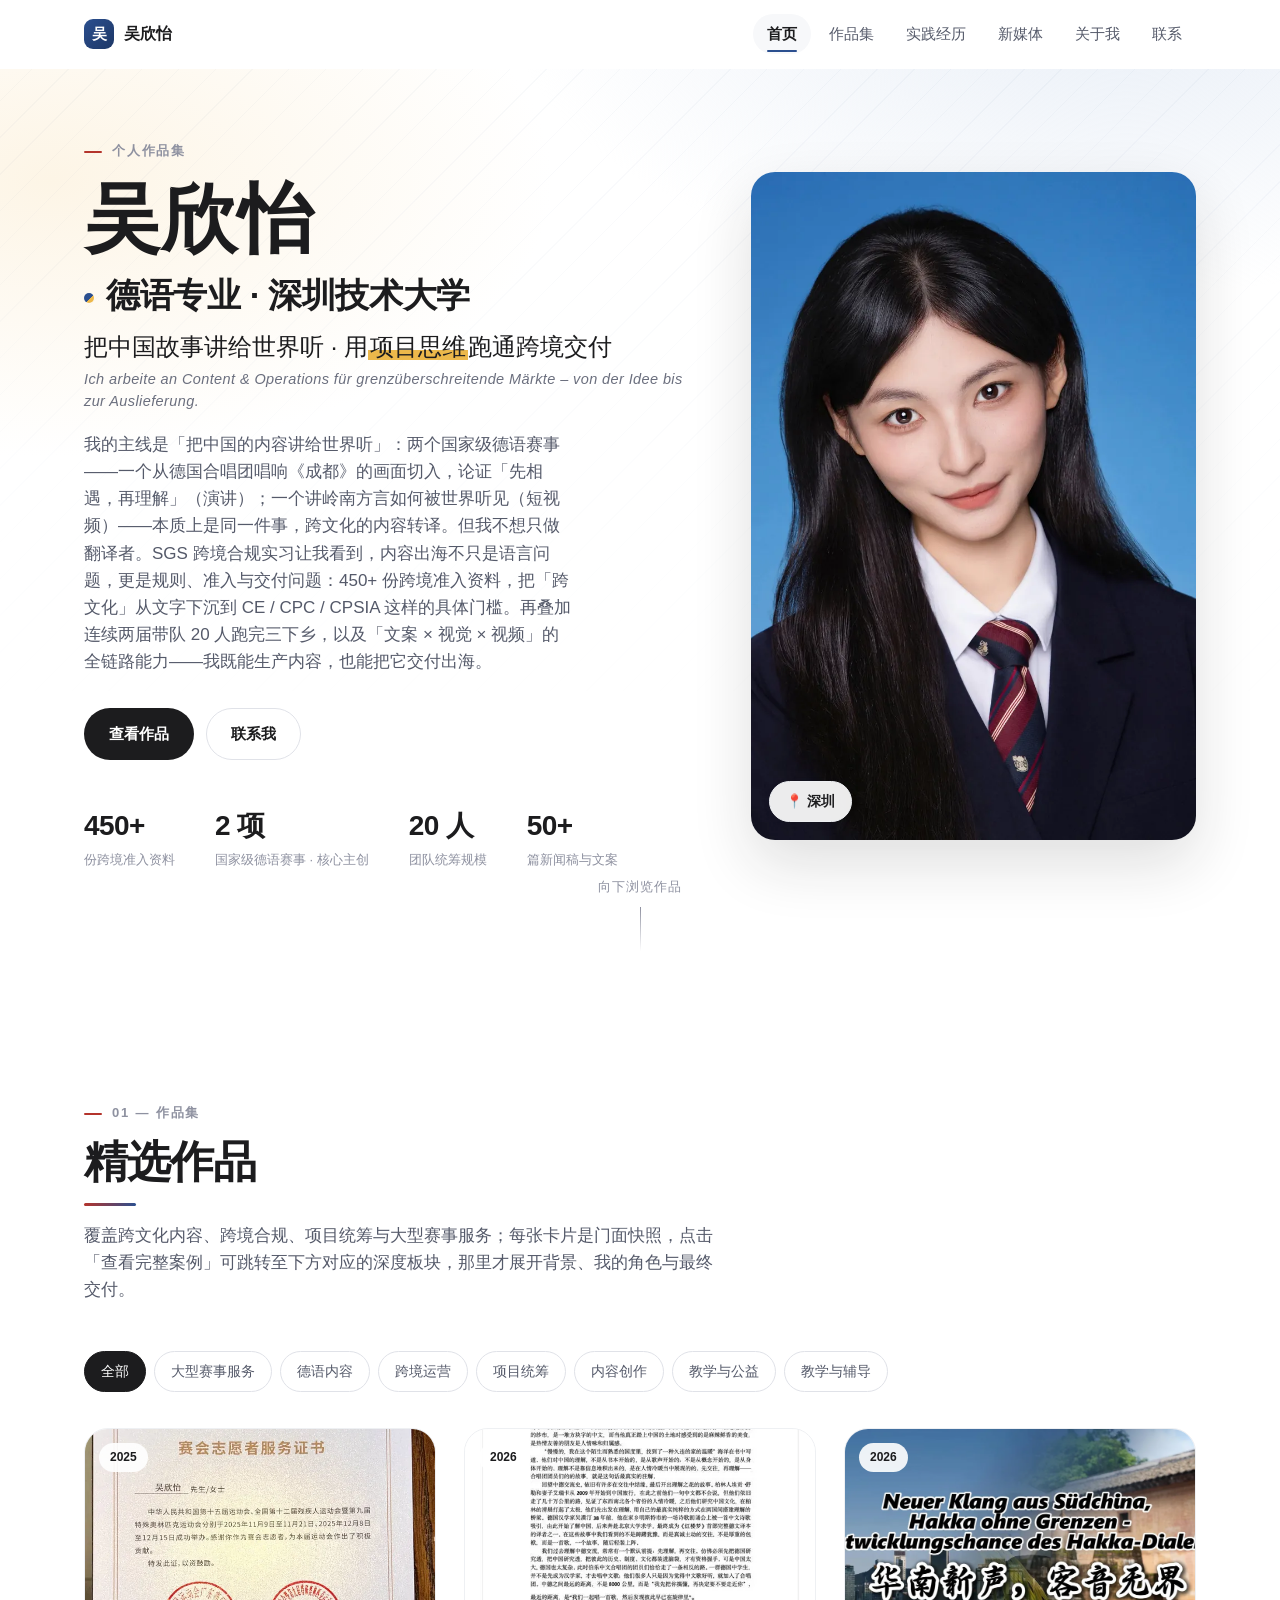
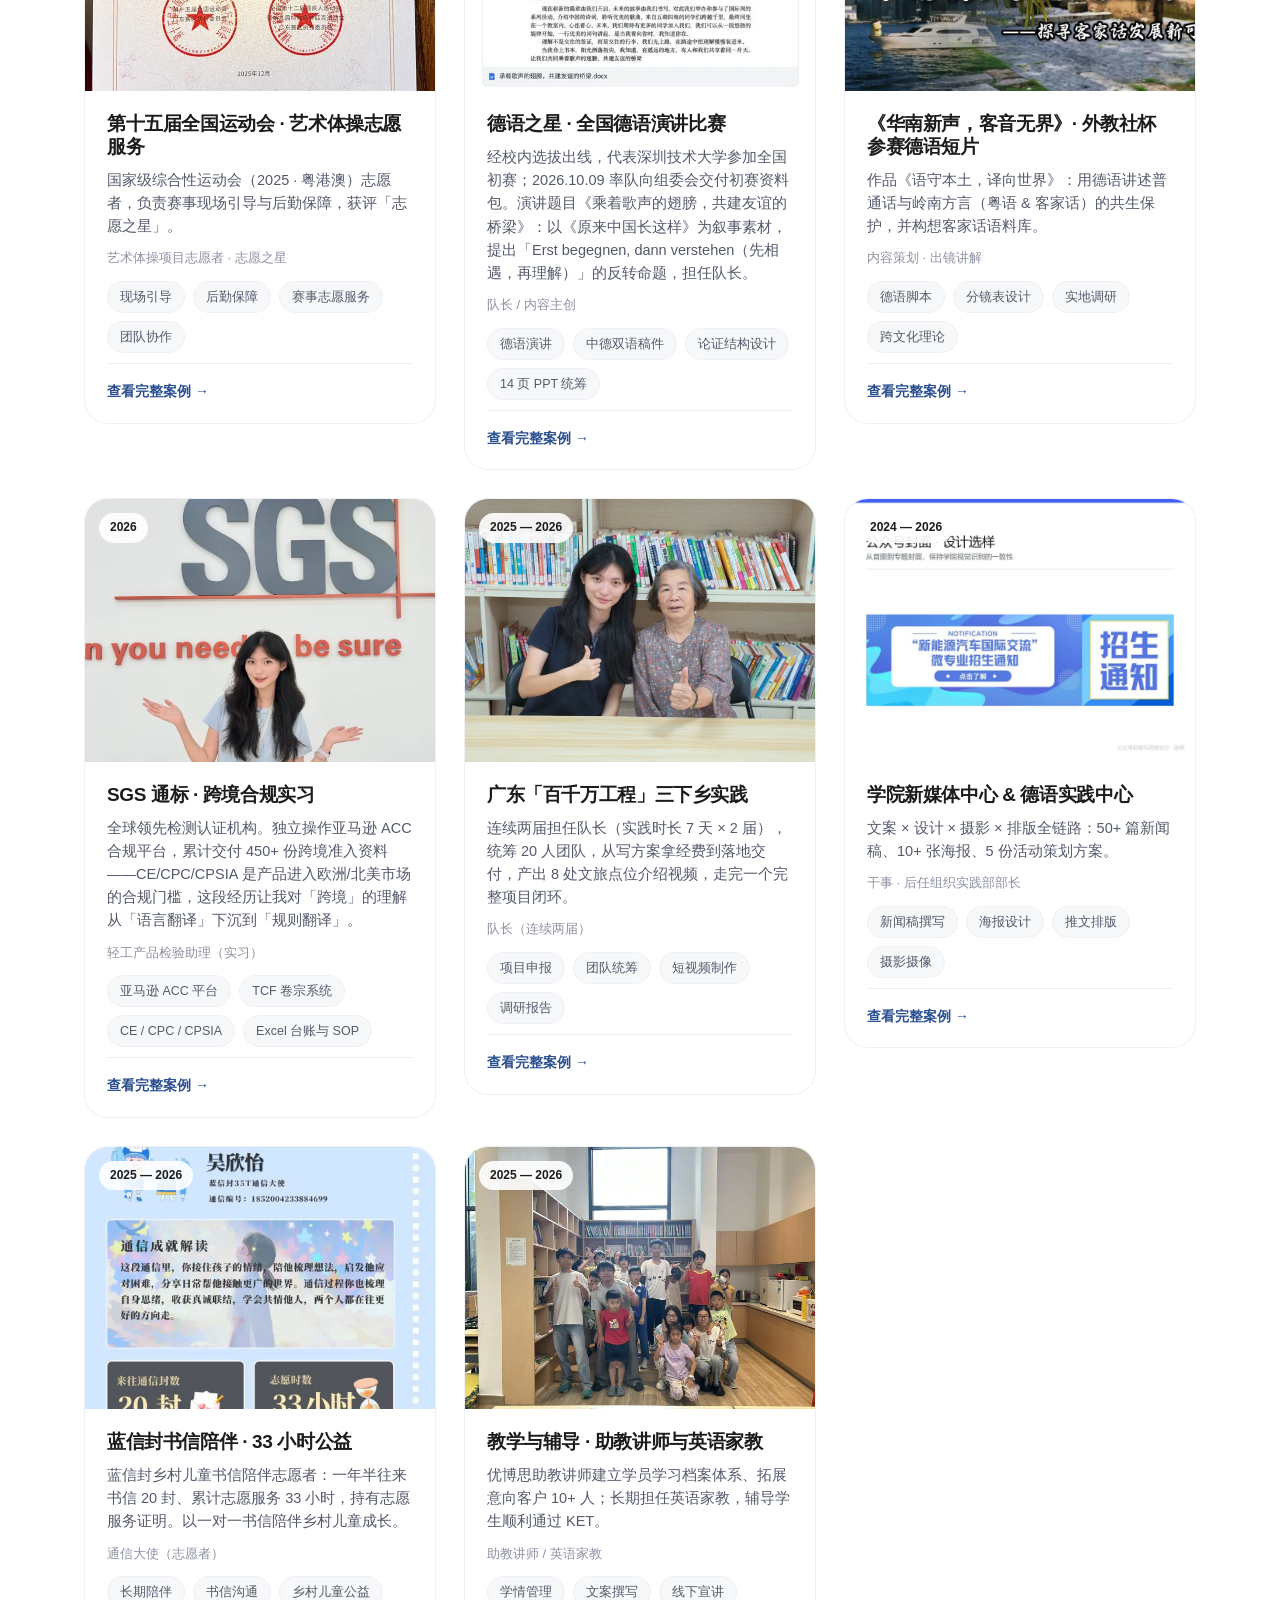
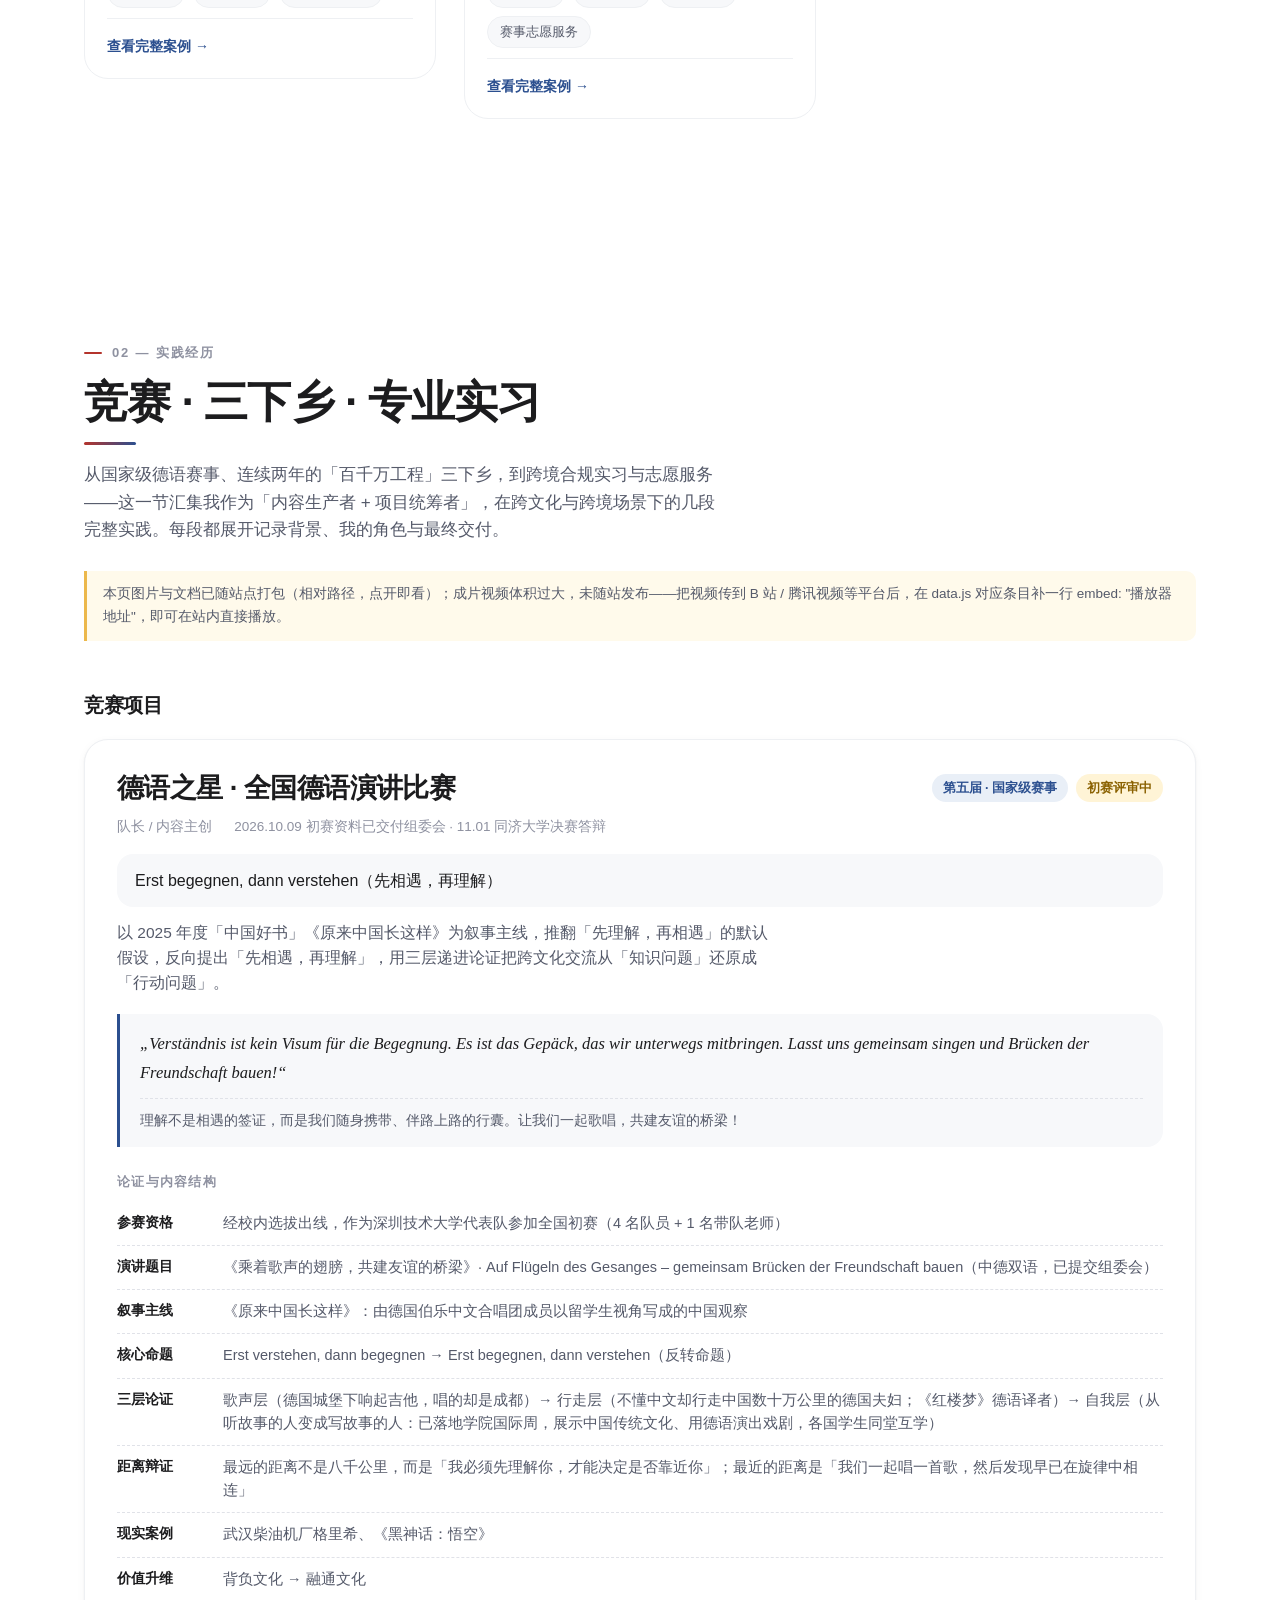
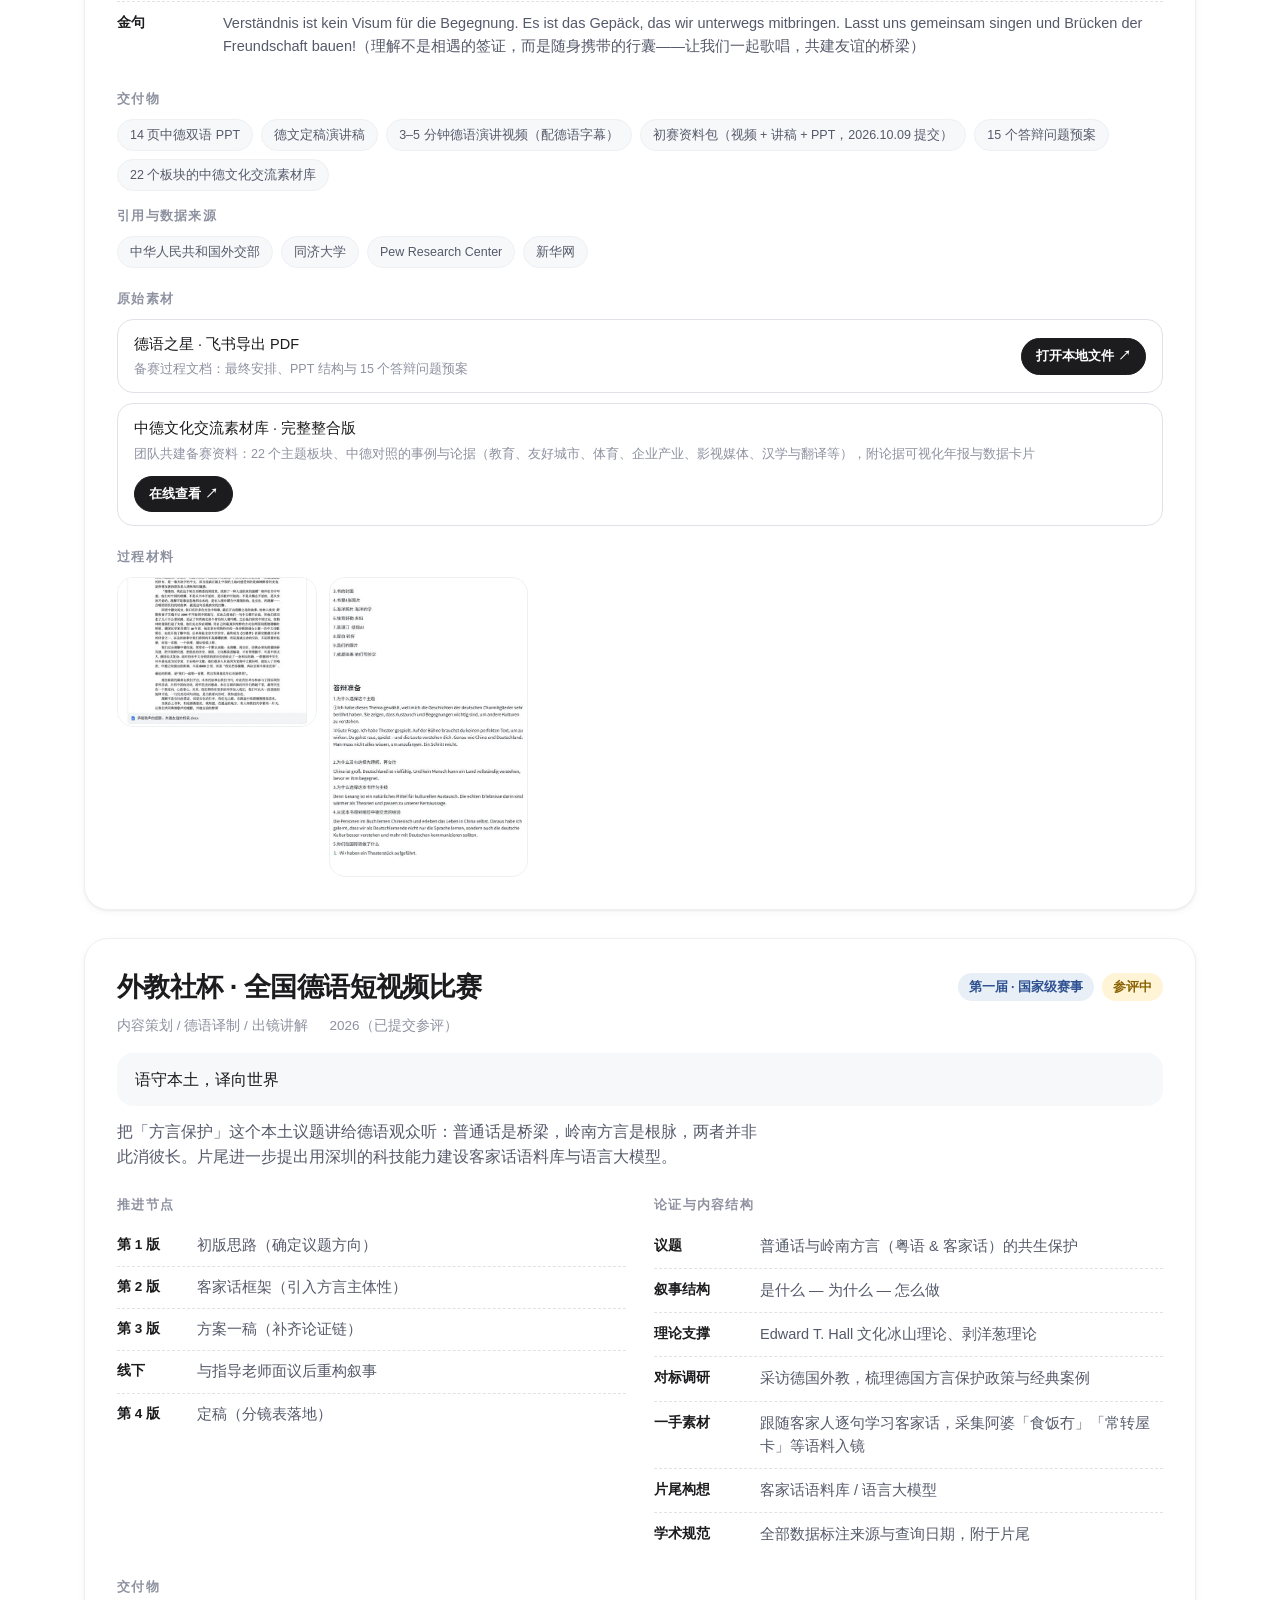
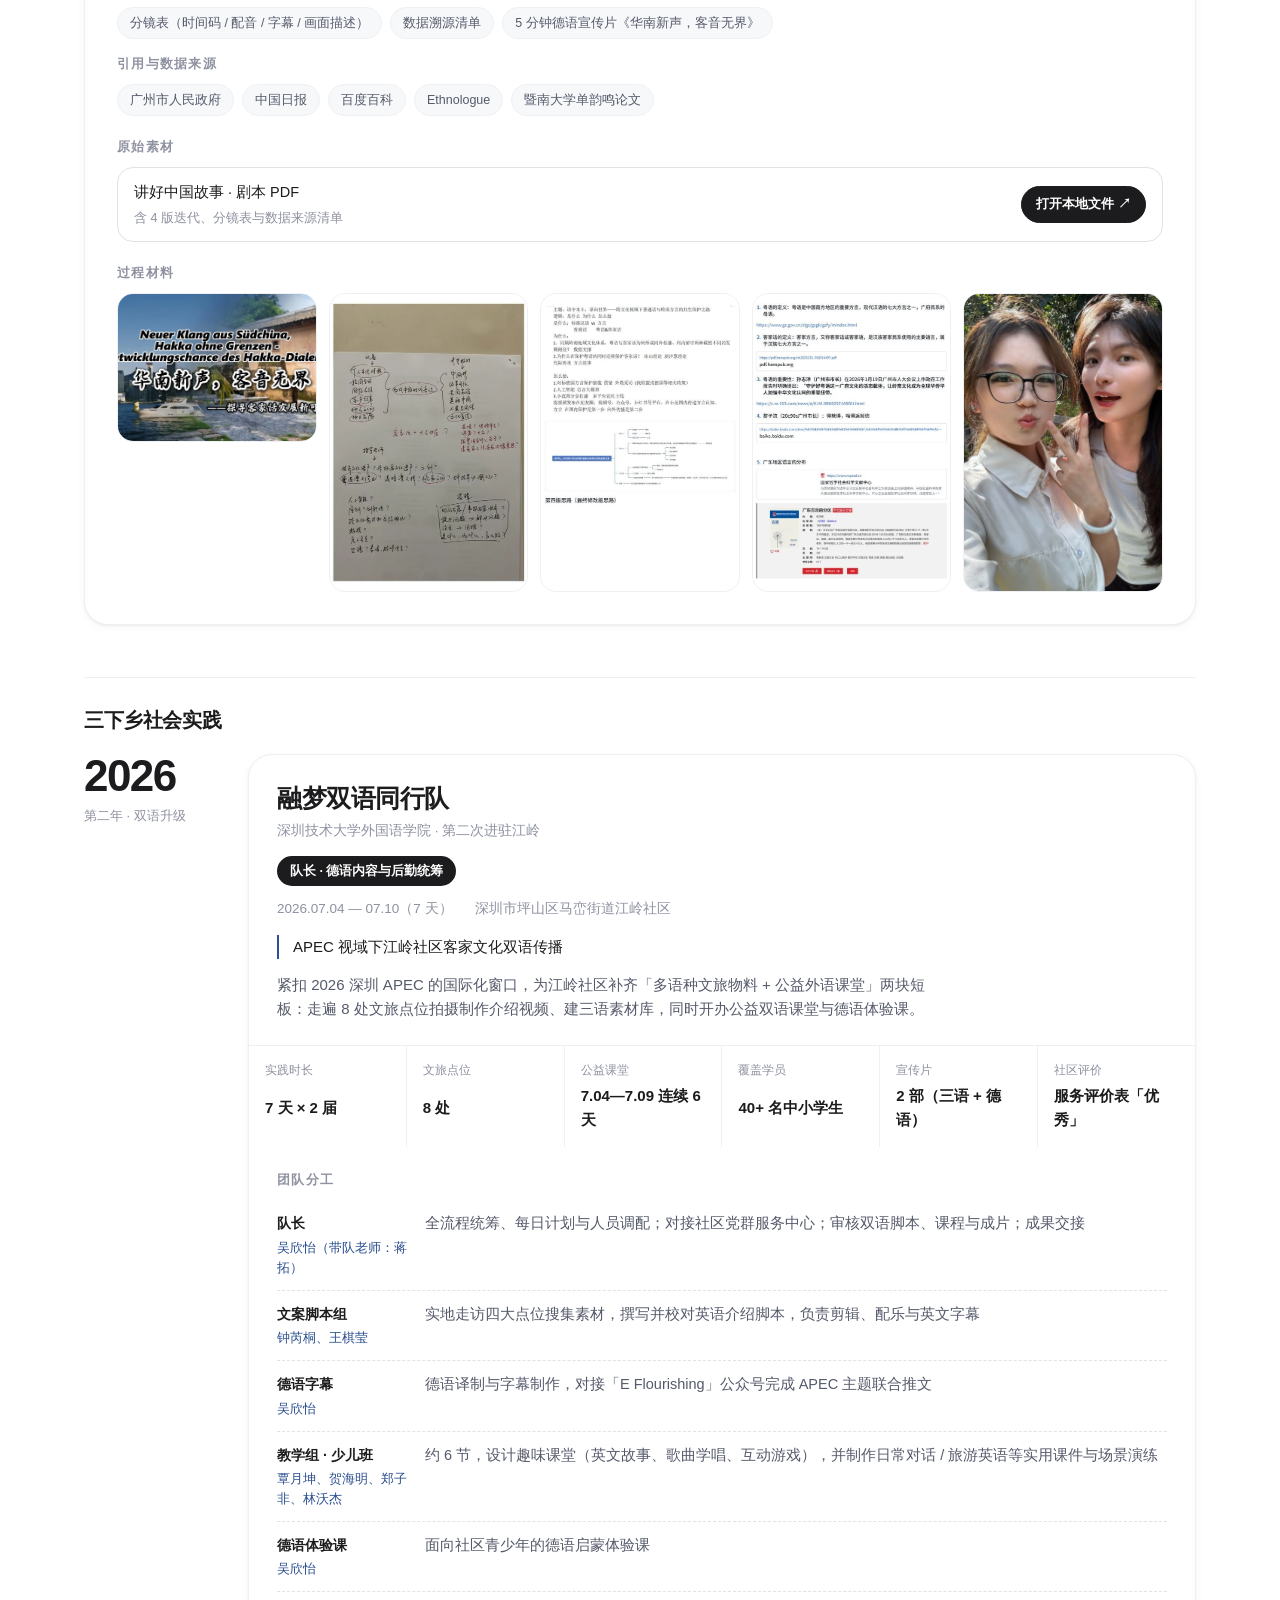
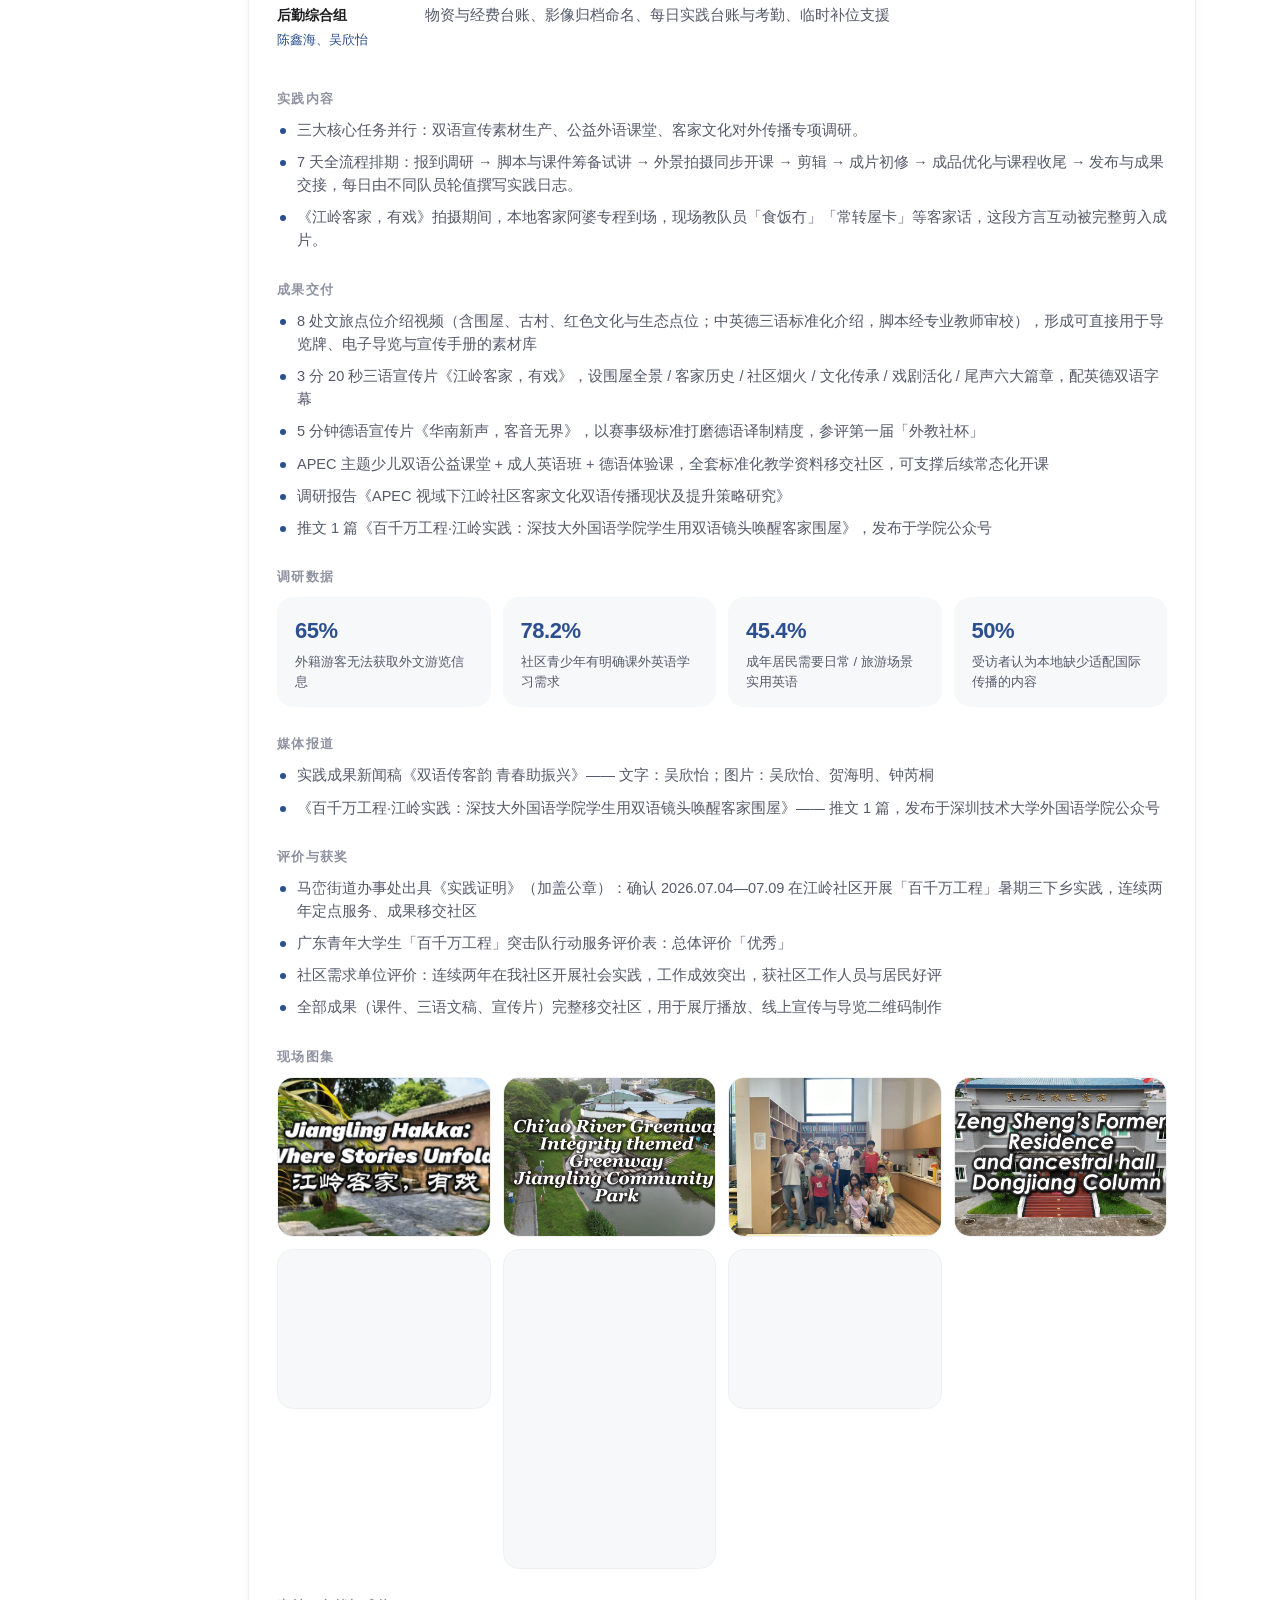
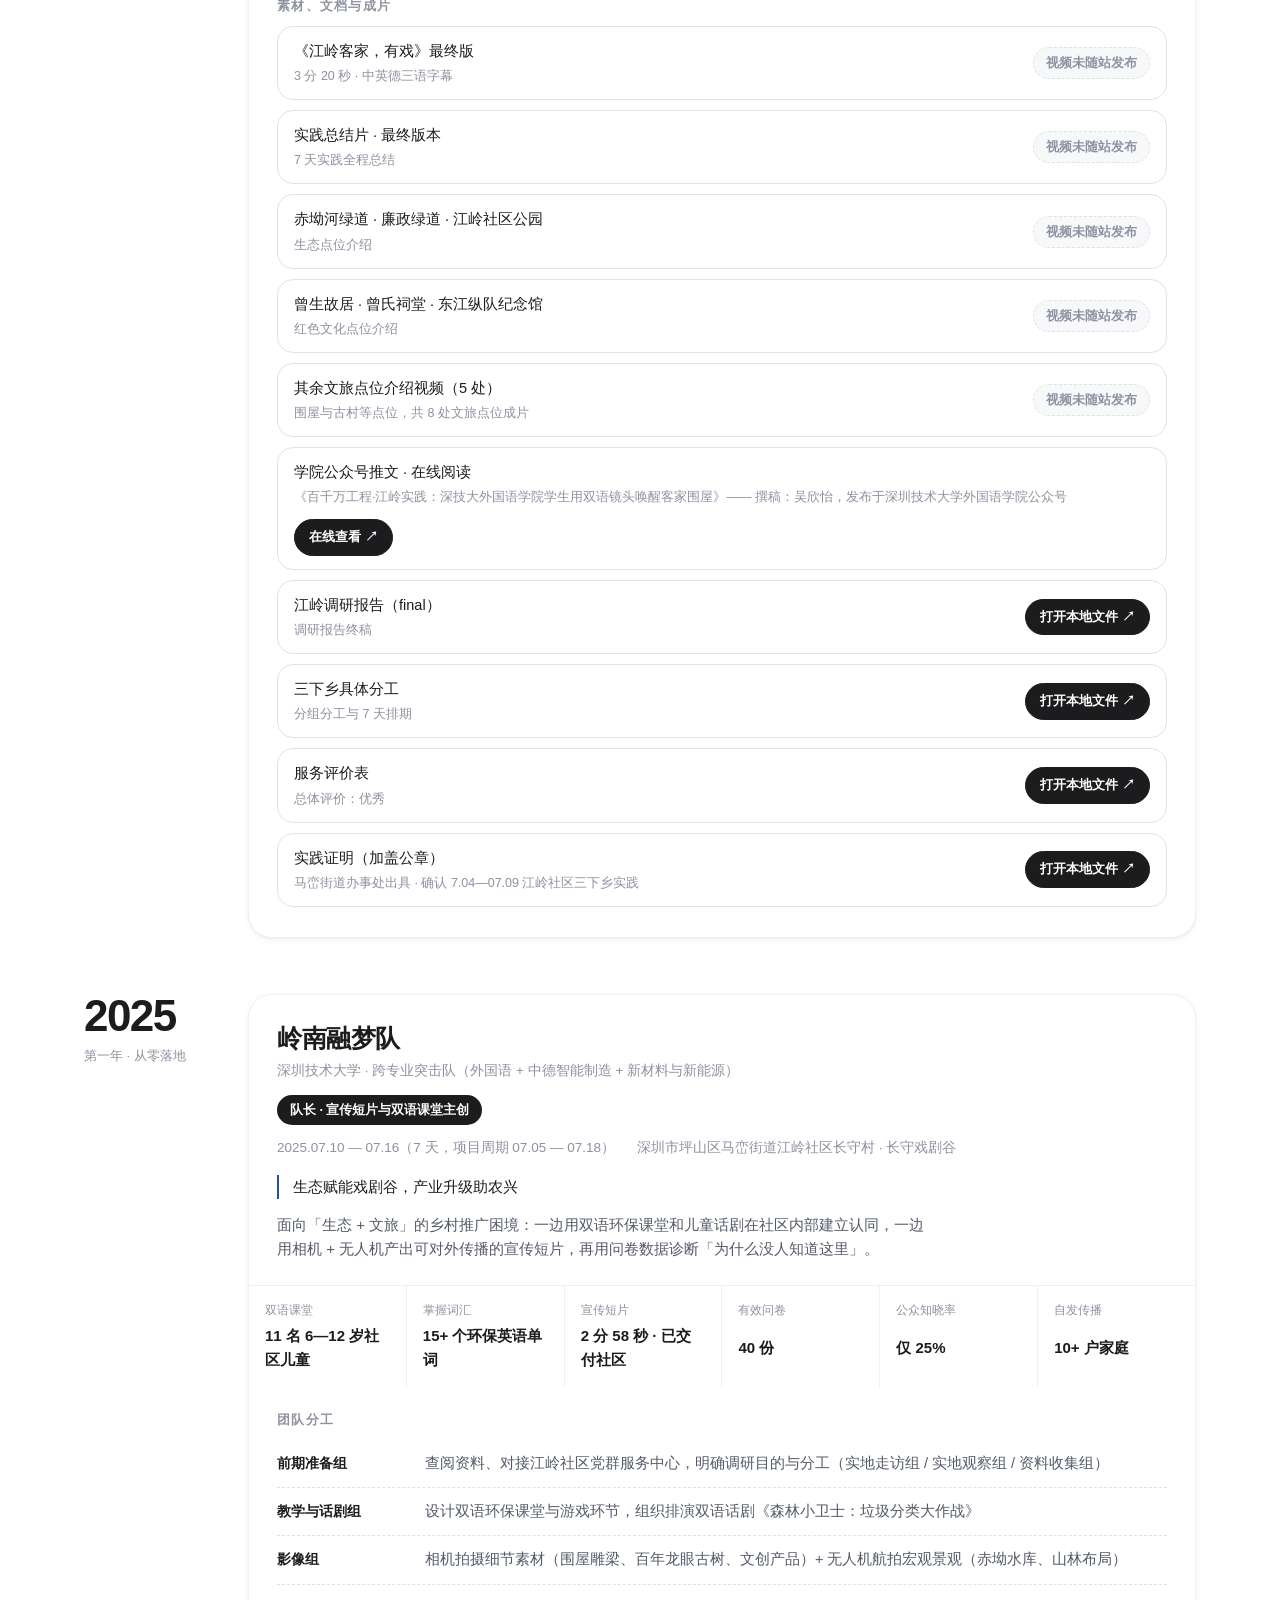
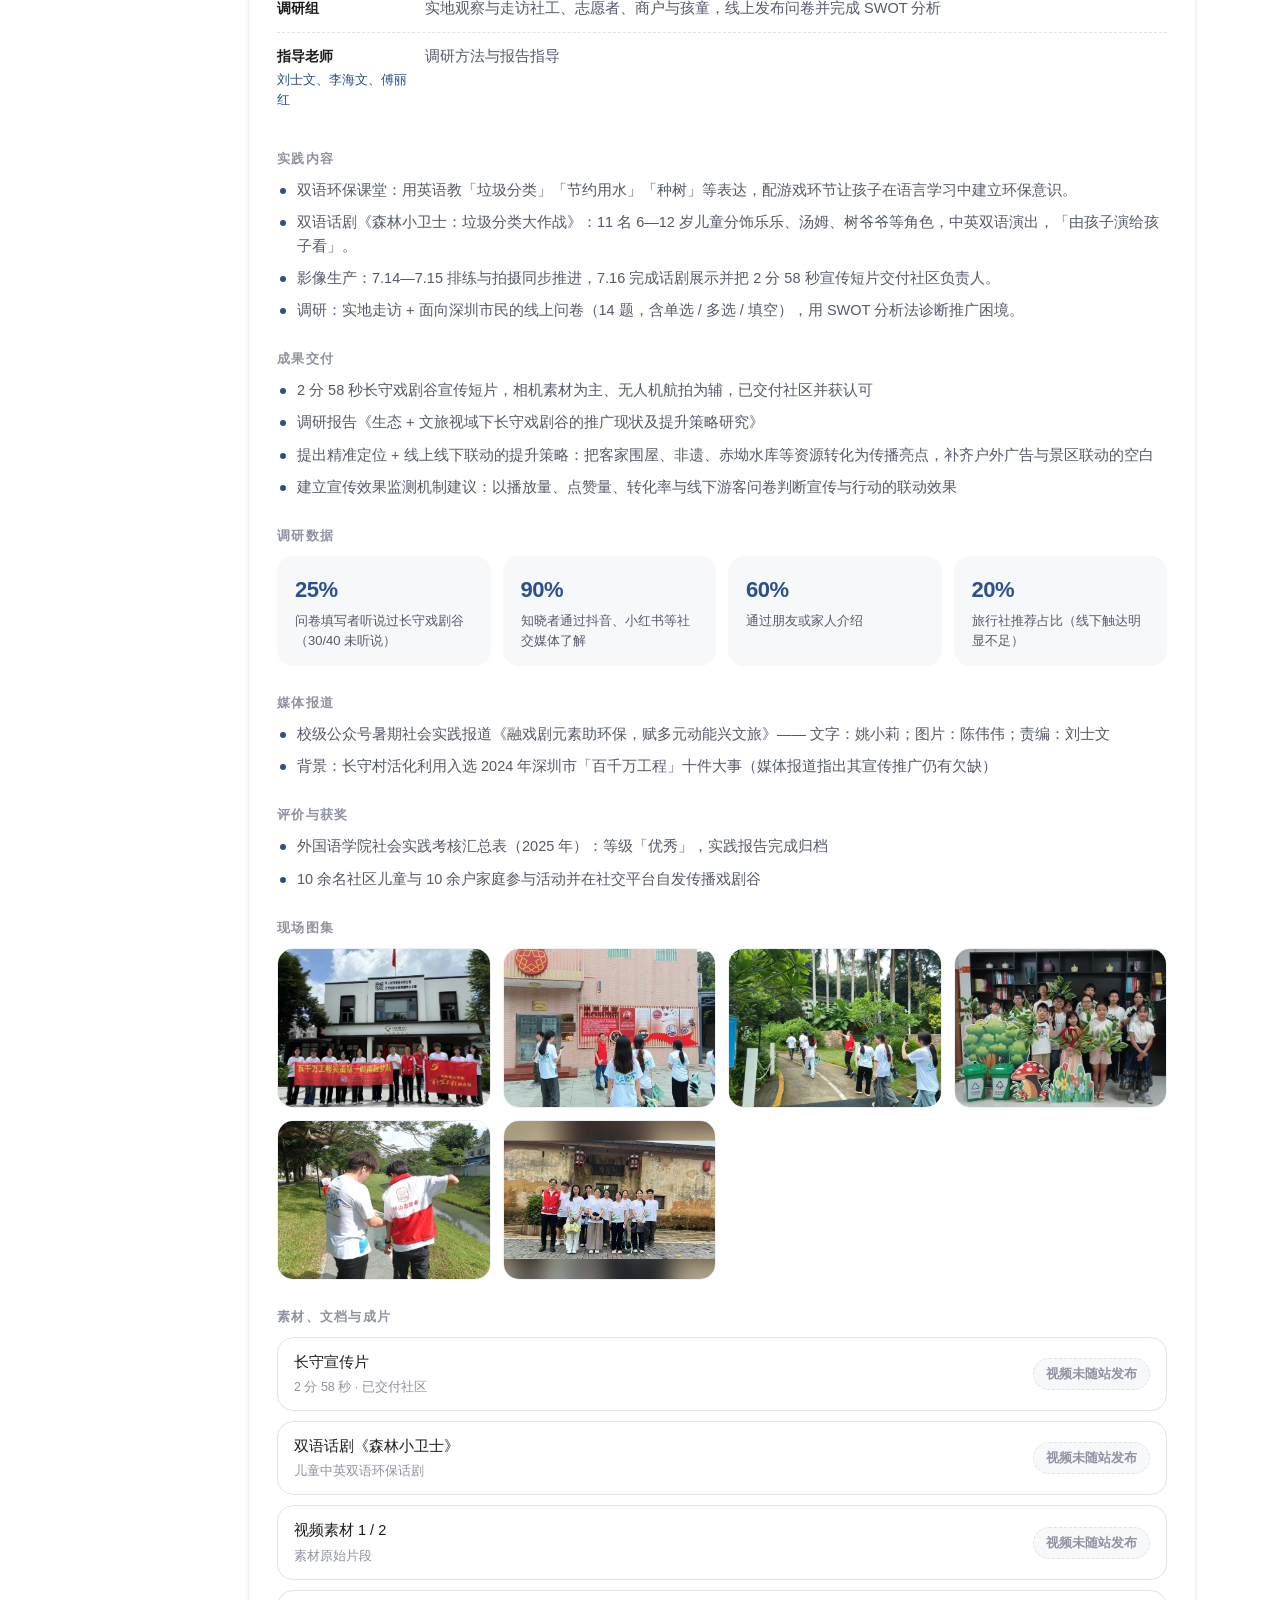
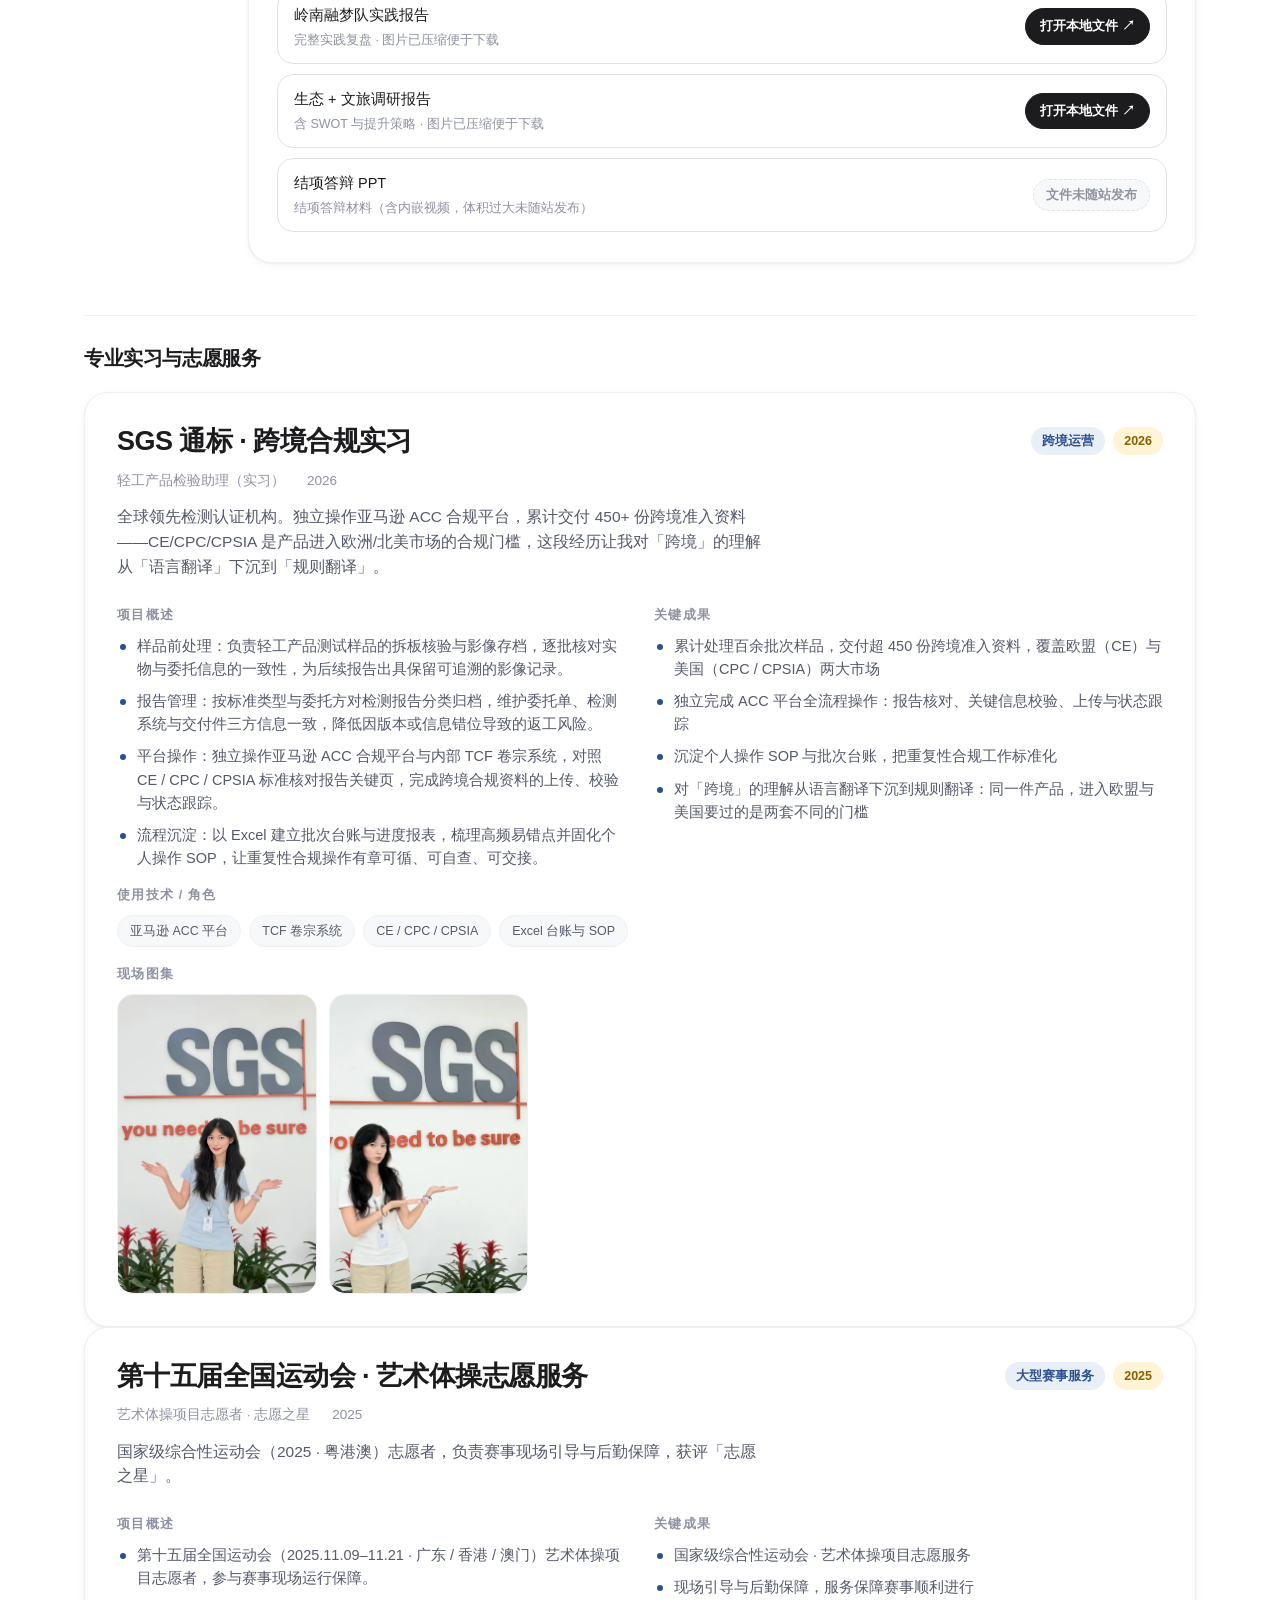
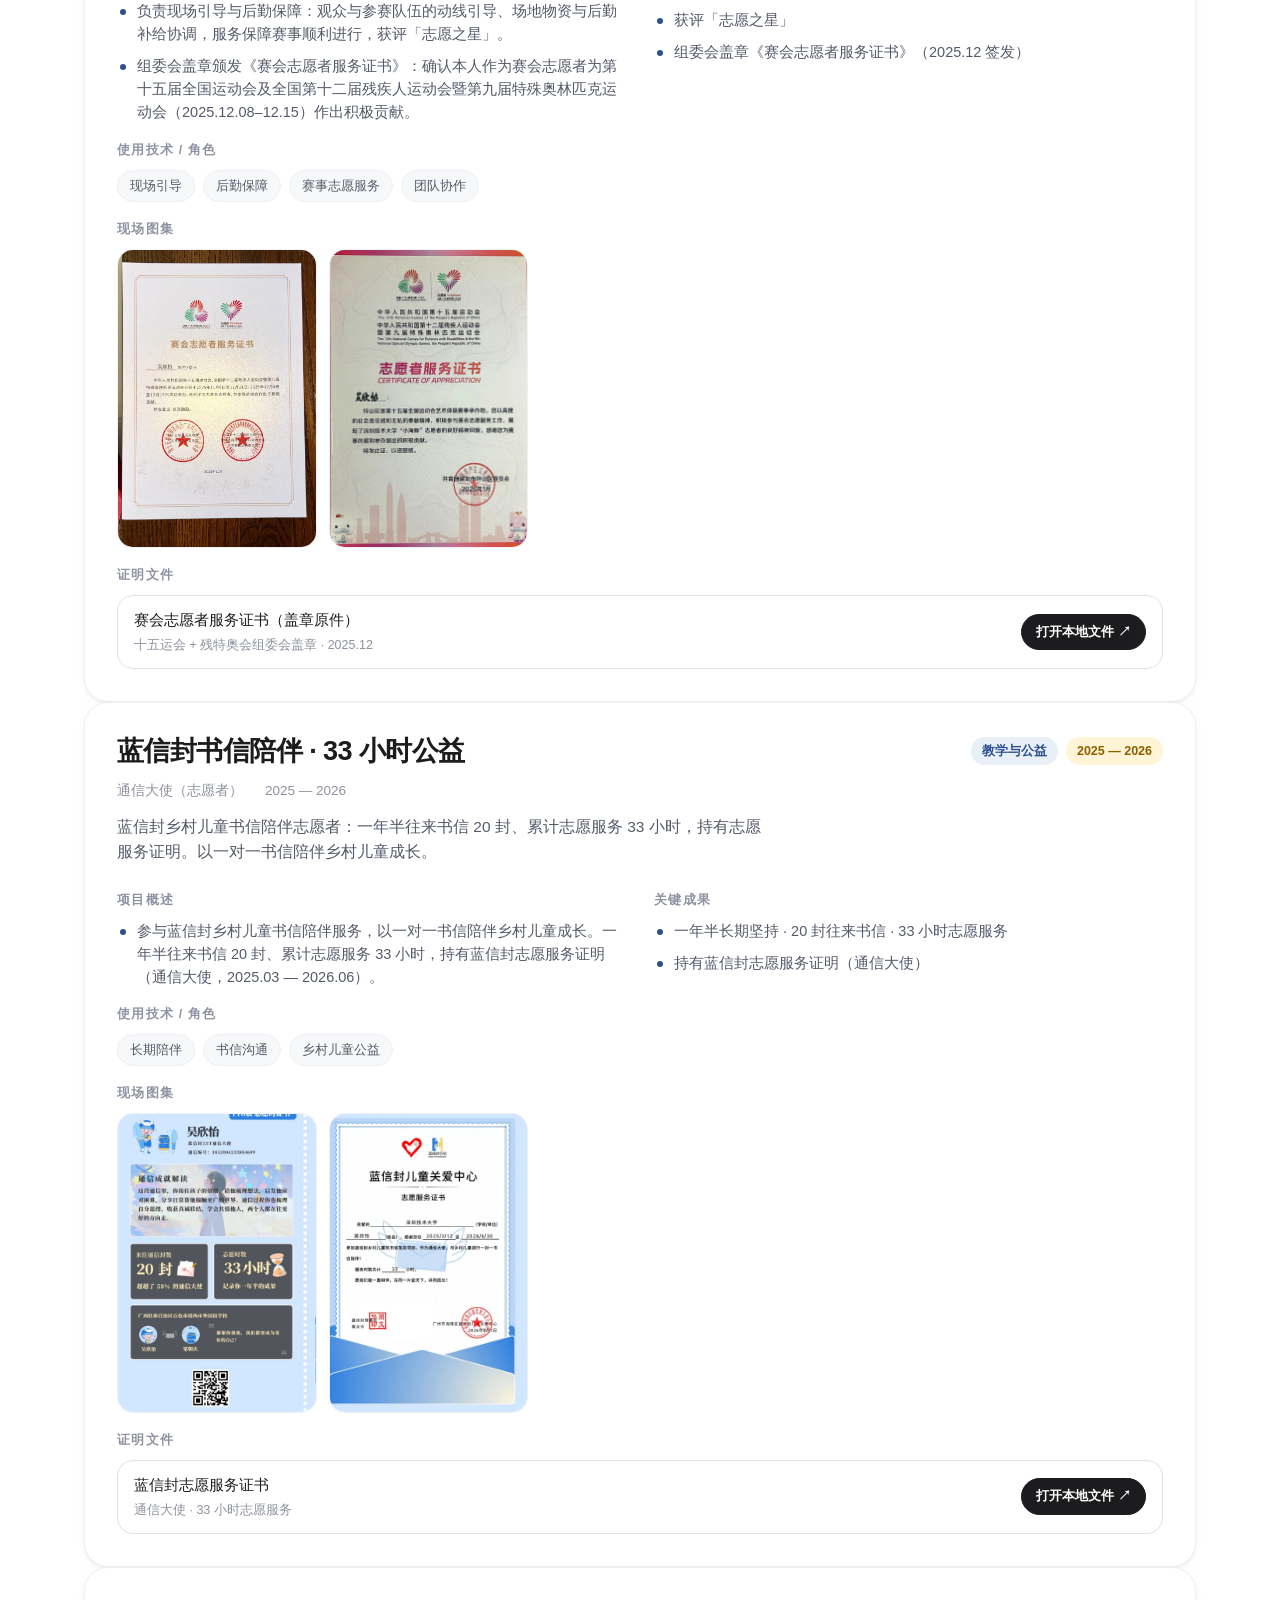
<file: index.html>
<!DOCTYPE html>
<html lang="zh-CN">
<head>
  <meta charset="UTF-8">
  <meta name="viewport" content="width=device-width, initial-scale=1">
  <title>吴欣怡 · 个人作品集</title>
  <meta name="description" content="吴欣怡的个人作品集：面向跨文化与跨境场景的内容实践记录——两项国家级德语赛事、SGS 跨境合规实习（450+ 份跨境准入资料）、连续两届「百千万工程」三下乡队长，以及学院新媒体中心的全链路内容产出。">
  <meta name="author" content="吴欣怡">
  <meta name="theme-color" content="#2b4f8f">

  <!-- 部署域名：https://longagement.github.io/portfolio
     改地址时重跑：python tools/set-domain.py <新地址>
     会自动同步本文件、sitemap.xml / robots.txt / 404.html -->
  <link rel="canonical" href="https://longagement.github.io/portfolio/">

  <meta property="og:type" content="website">
  <meta property="og:site_name" content="吴欣怡 · 个人作品集">
  <meta property="og:locale" content="zh_CN">
  <meta property="og:title" content="吴欣怡 · 个人作品集">
  <meta property="og:description" content="把中国故事讲给世界听：两项国家级德语赛事、SGS 跨境合规实习（450+ 份跨境准入资料）、连续两届「百千万工程」三下乡队长与新媒体内容产出。">
  <meta property="og:url" content="https://longagement.github.io/portfolio/">
  <meta property="og:image" content="https://longagement.github.io/portfolio/assets/images/avatar.jpg">
  <meta property="og:image:width" content="1280">
  <meta property="og:image:height" content="1920">
  <meta property="og:image:alt" content="吴欣怡的个人照片">

  <meta name="twitter:card" content="summary_large_image">
  <meta name="twitter:title" content="吴欣怡 · 个人作品集">
  <meta name="twitter:description" content="把中国故事讲给世界听：两项国家级德语赛事、SGS 跨境合规实习（450+ 份跨境准入资料）、连续两届「百千万工程」三下乡队长与新媒体内容产出。">
  <meta name="twitter:image" content="https://longagement.github.io/portfolio/assets/images/avatar.jpg">
  <meta name="twitter:image:alt" content="吴欣怡的个人照片">

  <link rel="icon" href="assets/images/favicon.svg" type="image/svg+xml">
  <link rel="stylesheet" href="assets/css/style.css">
  <script src="assets/js/data.js" defer></script>
  <script src="assets/js/main.js" defer></script>
</head>
<body>
  <a class="skip-link" href="#main">跳到主要内容</a>

  <header class="site-header" id="site-header">
    <div class="container header-inner">
      <a class="brand" href="#home">
        <span class="brand-mark" aria-hidden="true">吴</span>
        <span class="brand-text" id="brand-name">吴欣怡</span>
      </a>

      <nav class="nav" id="primary-nav" aria-label="主导航">
        <ul class="nav-list" id="nav-list"><!-- 由 data.js 渲染 --></ul>
      </nav>

      <button class="nav-toggle" id="nav-toggle" type="button" aria-expanded="false" aria-controls="primary-nav">
        <span class="nav-toggle-bars" aria-hidden="true"><i></i><i></i></span>
        <span class="sr-only">打开导航菜单</span>
      </button>
    </div>
  </header>

  <main id="main">
    <!-- ============ 首页 ============ -->
    <section id="home" class="hero" aria-labelledby="hero-name">
      <div class="container hero-inner">
        <div class="hero-text" data-reveal>
          <p class="eyebrow" id="hero-eyebrow">个人作品集</p>
          <h1 class="hero-title" id="hero-name">吴欣怡</h1>
          <p class="hero-major" id="hero-major"></p>
          <p class="hero-tagline" id="hero-tagline"></p>
          <p class="hero-de" id="hero-de" lang="de"></p>
          <p class="hero-intro" id="hero-intro"></p>
          <div class="hero-actions" id="hero-actions"></div>
          <ul class="hero-stats" id="hero-stats"></ul>
        </div>

        <div class="hero-media" data-reveal>
          <figure class="avatar-card">
            <img class="avatar" id="hero-avatar" width="1280" height="1920" alt="吴欣怡的个人照片" decoding="async">
            <figcaption class="avatar-badge" id="hero-status"></figcaption>
          </figure>
        </div>
      </div>

      <a class="scroll-hint" href="#work">
        <span>向下浏览作品</span>
        <span class="scroll-hint-line" aria-hidden="true"></span>
      </a>
    </section>

    <!-- ============ 作品集 ============ -->
    <section id="work" class="section" aria-labelledby="work-title">
      <div class="container">
        <header class="section-head" data-reveal>
          <p class="eyebrow">01 — 作品集</p>
          <h2 class="section-title" id="work-title">精选作品</h2>
          <p class="section-desc">覆盖跨文化内容、跨境合规、项目统筹与大型赛事服务；每张卡片是门面快照，点击「查看完整案例」可跳转至下方对应的深度板块，那里才展开背景、我的角色与最终交付。</p>
        </header>

        <div class="filters" id="work-filters" role="group" aria-label="按分类筛选作品"></div>

        <ul class="work-grid" id="work-grid"></ul>
        <p class="work-empty" id="work-empty" hidden>该分类下暂无作品，换一个分类看看。</p>
      </div>
    </section>

    <!-- ============ 实践经历（竞赛 + 三下乡 + 专业实习） ============ -->
    <section id="practice" class="section" aria-labelledby="practice-title">
      <div class="container">
        <header class="section-head" data-reveal>
          <p class="eyebrow">02 — 实践经历</p>
          <h2 class="section-title" id="practice-title">竞赛 · 三下乡 · 专业实习</h2>
          <p class="section-desc" id="practice-intro"></p>
        </header>
        <p class="asset-note" id="practice-note"></p>

        <div class="practice-sub">
          <h3 class="sub-title">竞赛项目</h3>
          <div class="comp-list" id="competition-list"></div>
        </div>

        <div class="practice-sub">
          <h3 class="sub-title">三下乡社会实践</h3>
          <div class="year-groups" id="practice-groups"></div>
        </div>

        <div class="practice-sub">
          <h3 class="sub-title">专业实习与志愿服务</h3>
          <div class="extra-list" id="practice-extra"></div>
        </div>
      </div>
    </section>

    <!-- ============ 外国语学院新媒体工作成果 ============ -->
    <section id="media" class="section section-surface" aria-labelledby="media-title">
      <div class="container">
        <header class="section-head" data-reveal>
          <p class="eyebrow">03 — 新媒体工作成果</p>
          <h2 class="section-title" id="media-title">外国语学院新媒体中心</h2>
          <p class="section-desc" id="media-intro"></p>
        </header>
        <ul class="mini-stats" id="media-stats"></ul>
        <p class="asset-note" id="media-note"></p>
        <div class="media-blocks" id="media-blocks"></div>
      </div>
    </section>

    <!-- ============ 关于我 ============ -->
    <section id="about" class="section" aria-labelledby="about-title">
      <div class="container">
        <header class="section-head" data-reveal>
          <p class="eyebrow">04 — 关于我</p>
          <h2 class="section-title" id="about-title">背景、技能与经历</h2>
        </header>

        <div class="about-grid">
          <div class="about-text" id="about-paragraphs" data-reveal></div>
          <div class="about-skills" id="about-skills" data-reveal></div>
        </div>

        <h3 class="sub-title" data-reveal>经历时间线</h3>
        <ol class="timeline" id="about-timeline"></ol>
      </div>
    </section>

    <!-- ============ 联系方式 ============ -->
    <section id="contact" class="section section-surface" aria-labelledby="contact-title">
      <div class="container">
        <header class="section-head" data-reveal>
          <p class="eyebrow">05 — 联系我</p>
          <h2 class="section-title" id="contact-title">一起做点有意思的事</h2>
          <p class="section-desc" id="contact-desc"></p>
        </header>

        <div class="contact-grid">
          <div class="contact-info" data-reveal>
            <h3 class="sub-title">直接联系</h3>
            <a class="contact-mail" id="contact-email" href="mailto:"></a>
            <ul class="socials" id="contact-socials"></ul>
          </div>

          <form class="contact-form" id="contact-form" data-reveal novalidate>
            <h3 class="sub-title">或留言给我</h3>

            <div class="field">
              <label for="field-name">你的名字</label>
              <input id="field-name" name="name" type="text" autocomplete="name" required>
              <p class="field-error" data-error-for="field-name" role="status" aria-live="polite" hidden>请填写你的名字</p>
            </div>

            <div class="field">
              <label for="field-email">邮箱</label>
              <input id="field-email" name="email" type="email" autocomplete="email" required>
              <p class="field-error" data-error-for="field-email" role="status" aria-live="polite" hidden>请填写有效的邮箱地址</p>
            </div>

            <div class="field">
              <label for="field-message">想聊点什么</label>
              <textarea id="field-message" name="message" rows="4" required></textarea>
              <p class="field-error" data-error-for="field-message" role="status" aria-live="polite" hidden>留言内容不能为空</p>
            </div>

            <button class="btn btn-primary btn-block" type="submit">发送留言</button>
            <p class="form-status" id="form-status" role="status" aria-live="polite"></p>
            <p class="form-note" id="form-note"></p>
          </form>
        </div>
      </div>
    </section>
  </main>

  <footer class="site-footer">
    <div class="container footer-inner">
      <p class="footer-copy" id="footer-copy"></p>
      <ul class="footer-links" id="footer-socials"></ul>
      <a class="footer-top" href="#home">回到顶部 ↑</a>
    </div>
  </footer>

  <noscript>
    <p style="padding:24px;text-align:center">本站的作品列表需要 JavaScript 才能展示，请在浏览器中开启后刷新页面。</p>
  </noscript>
</body>
</html>
</file>
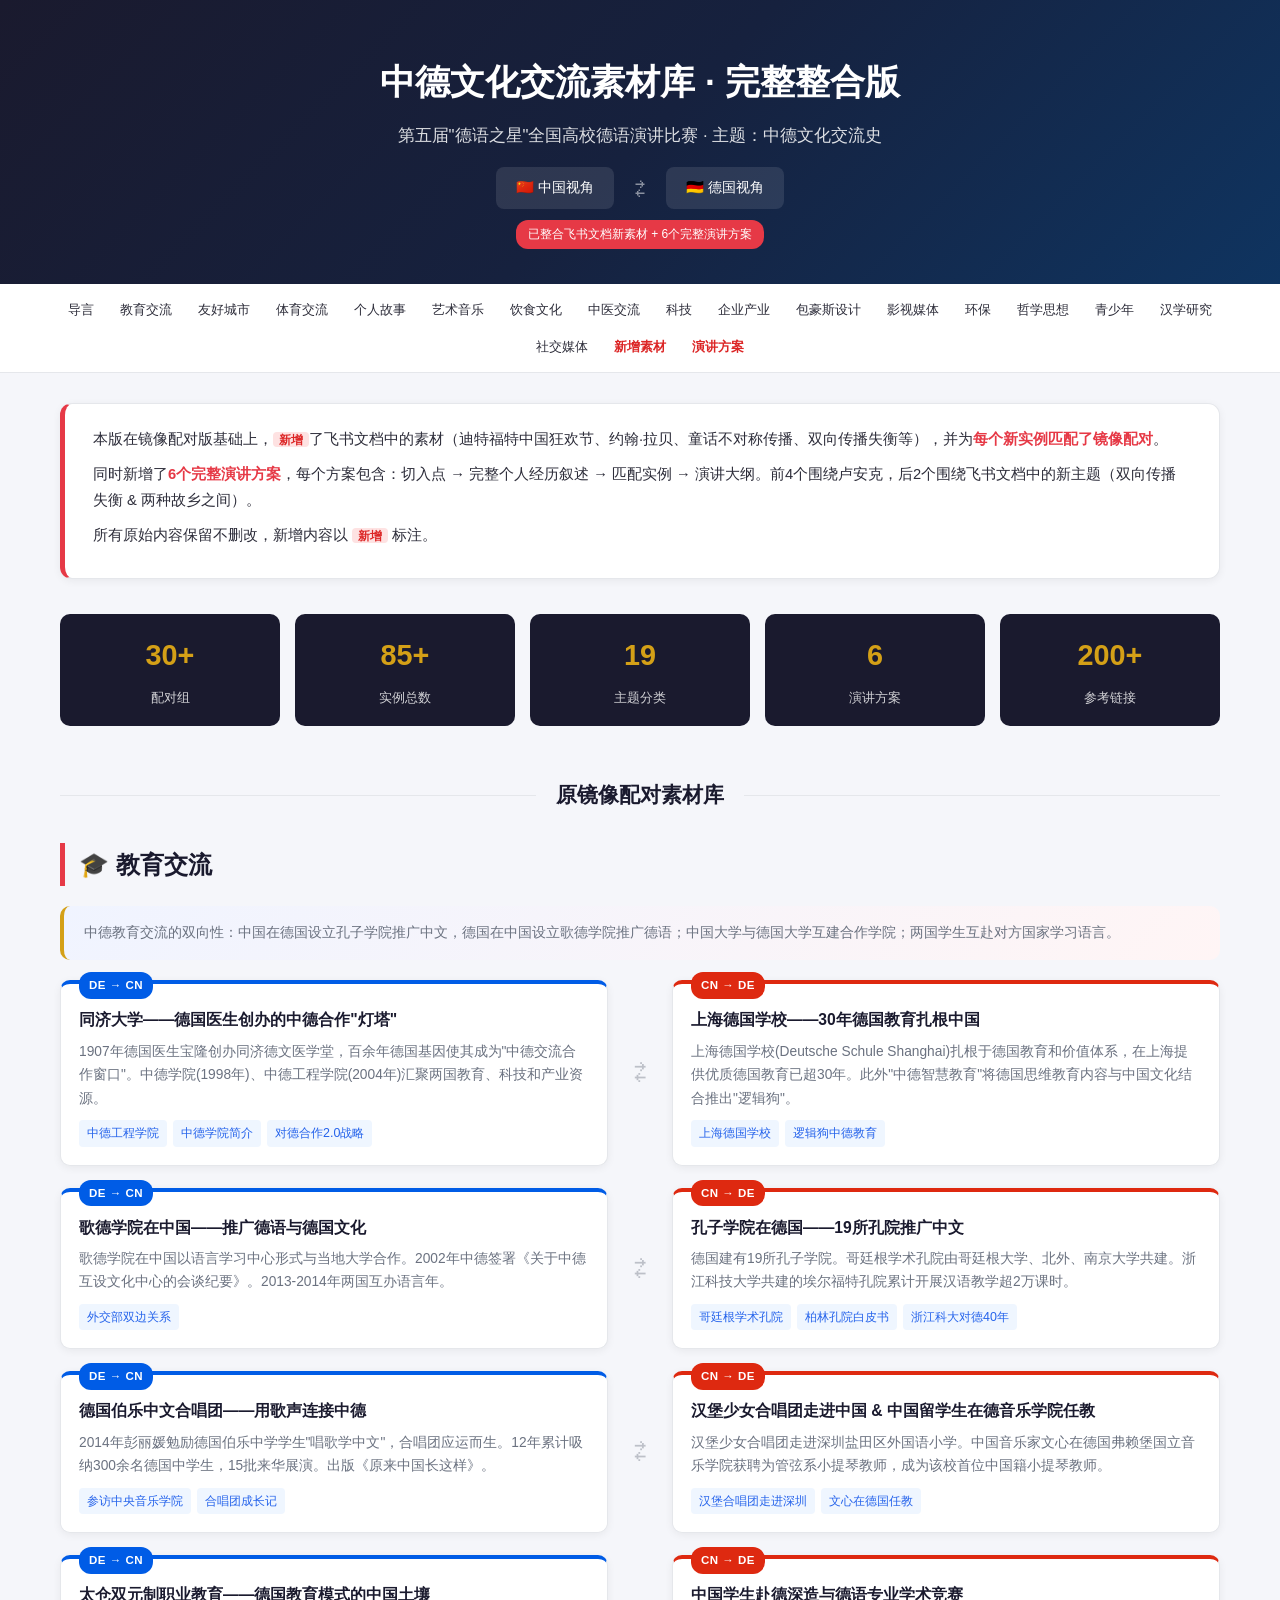
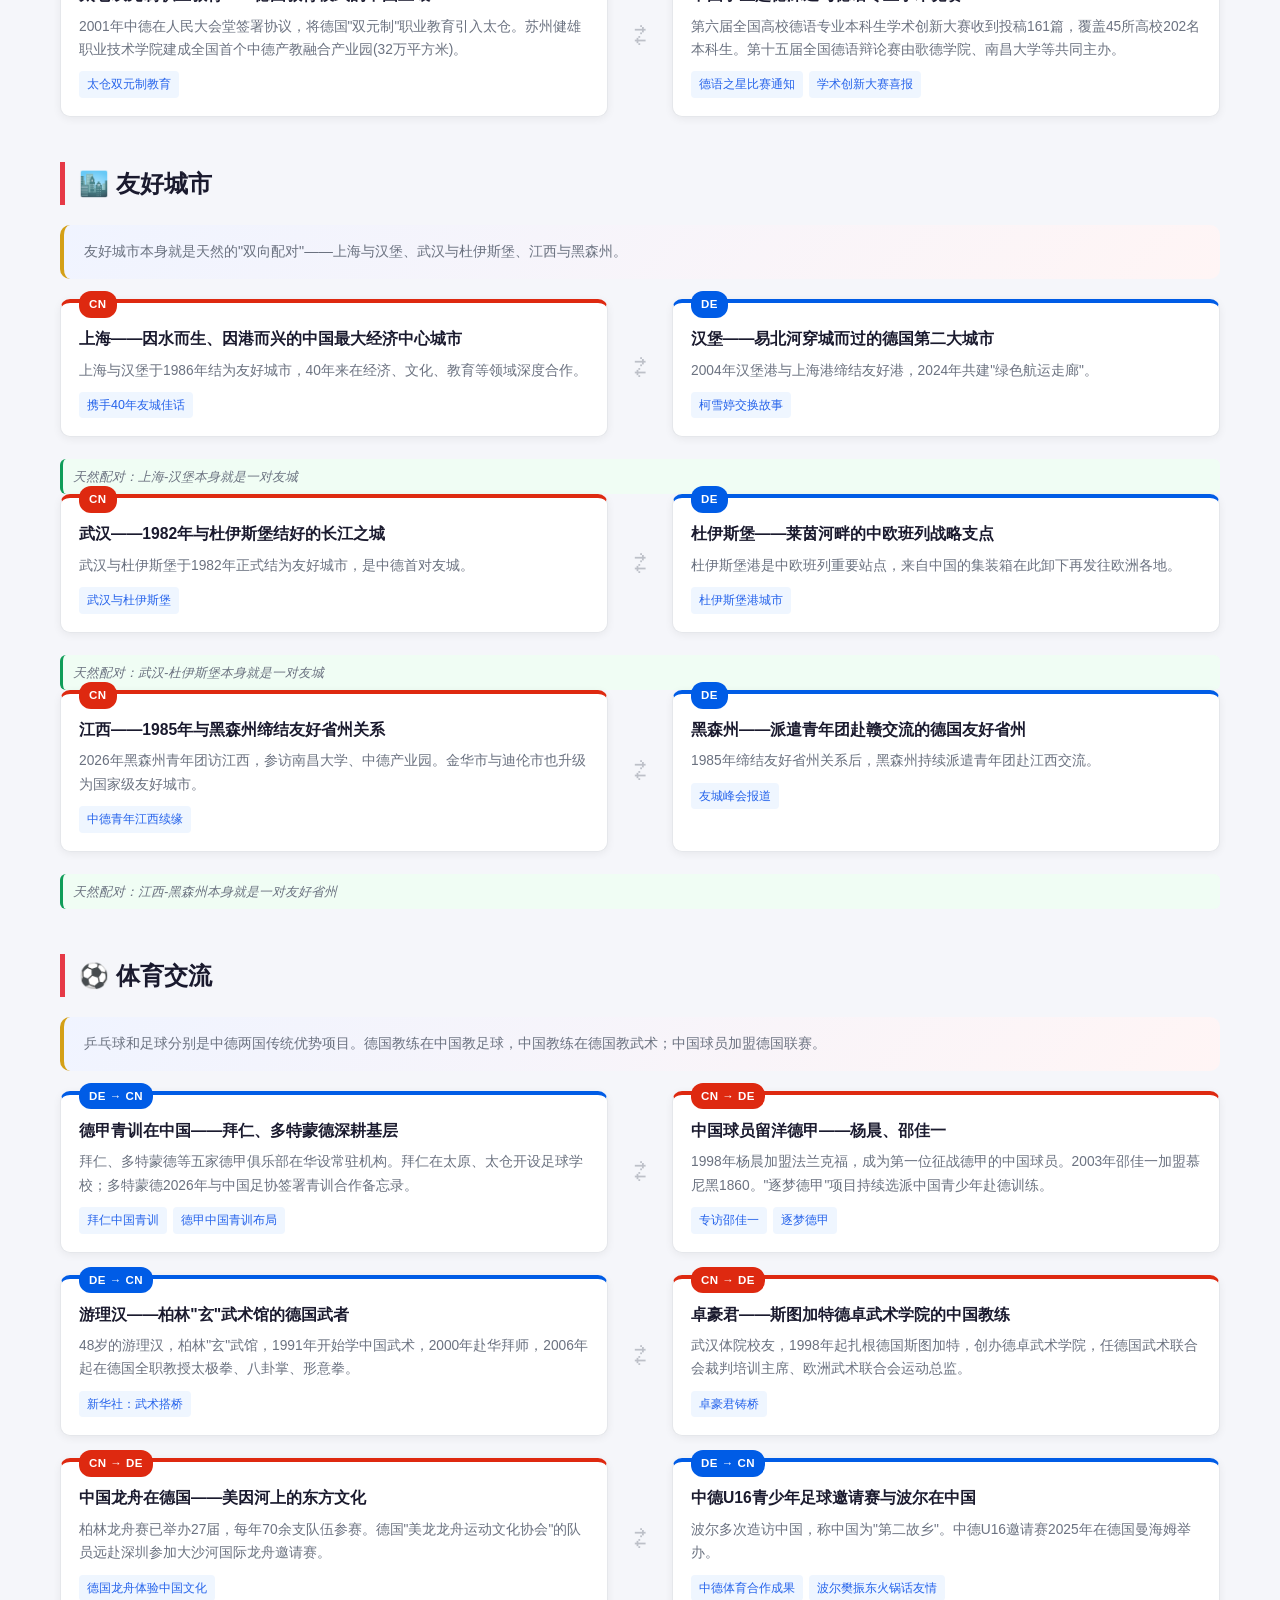
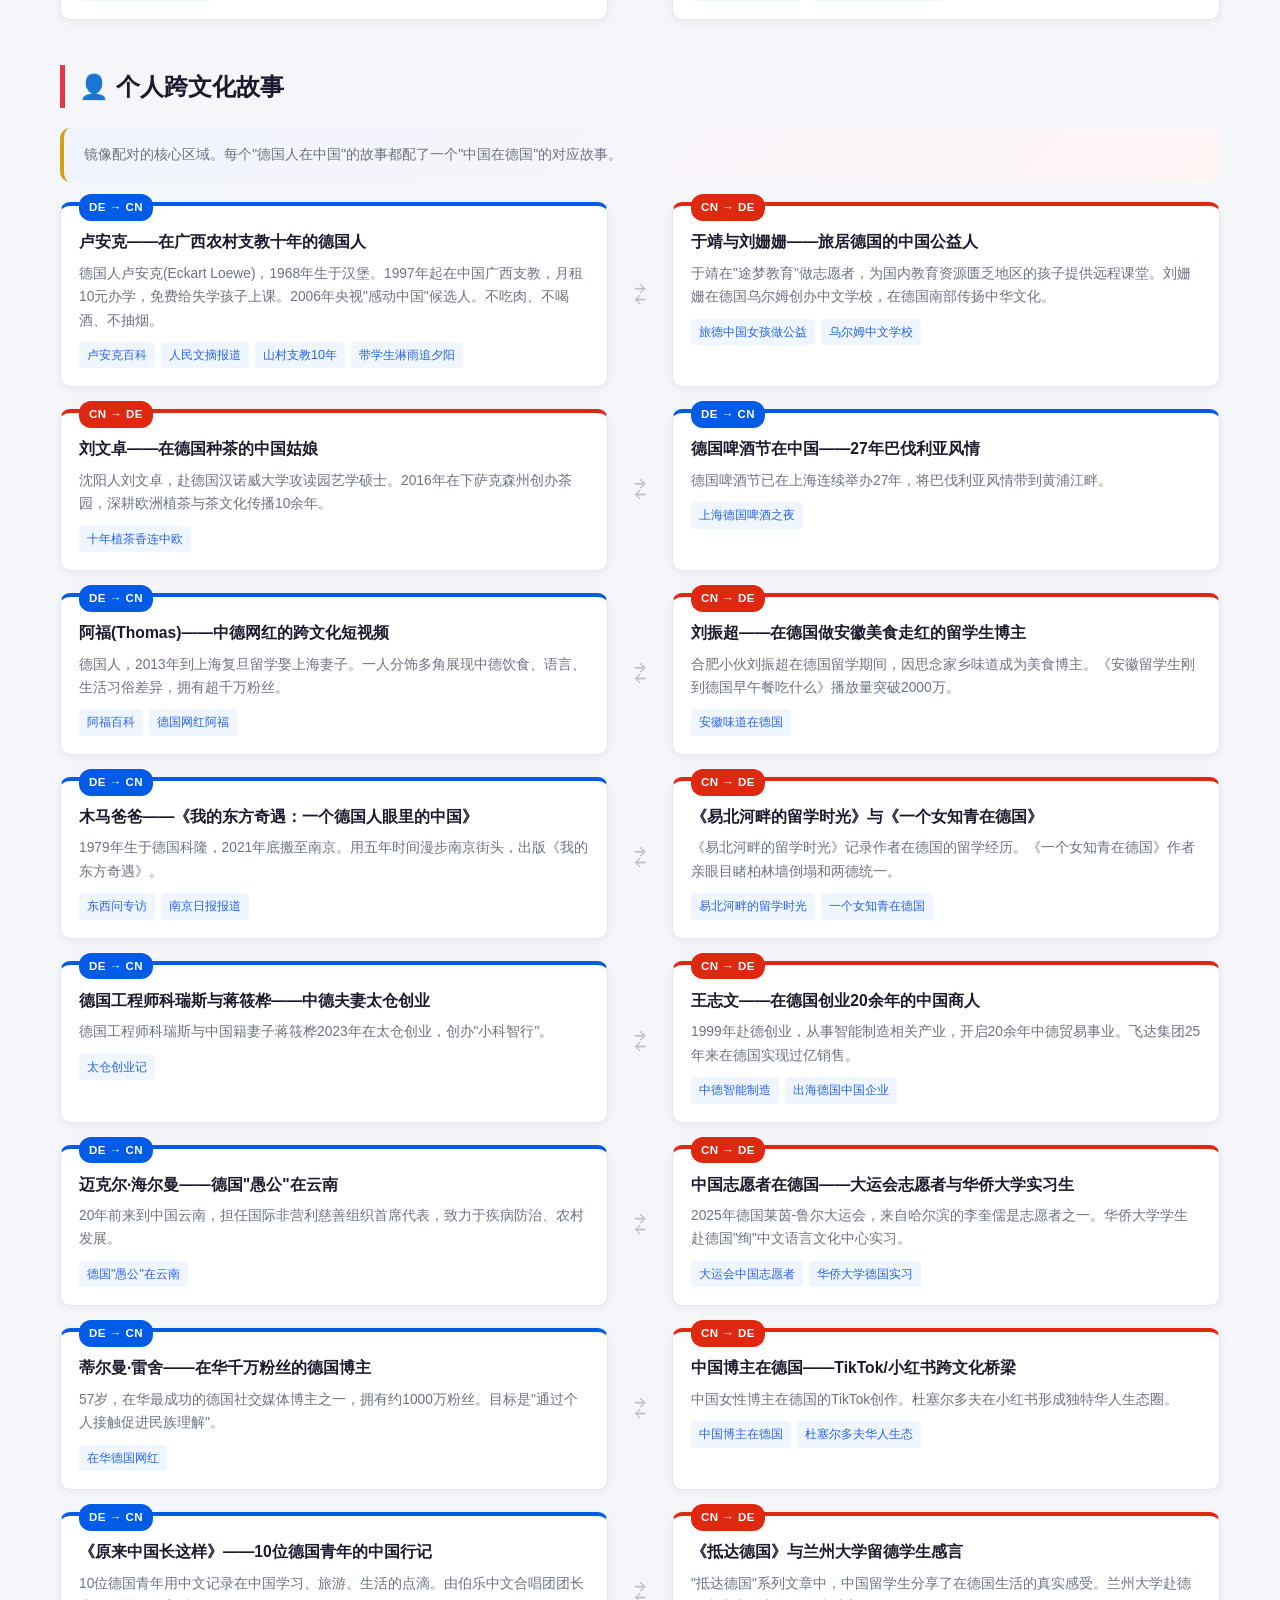
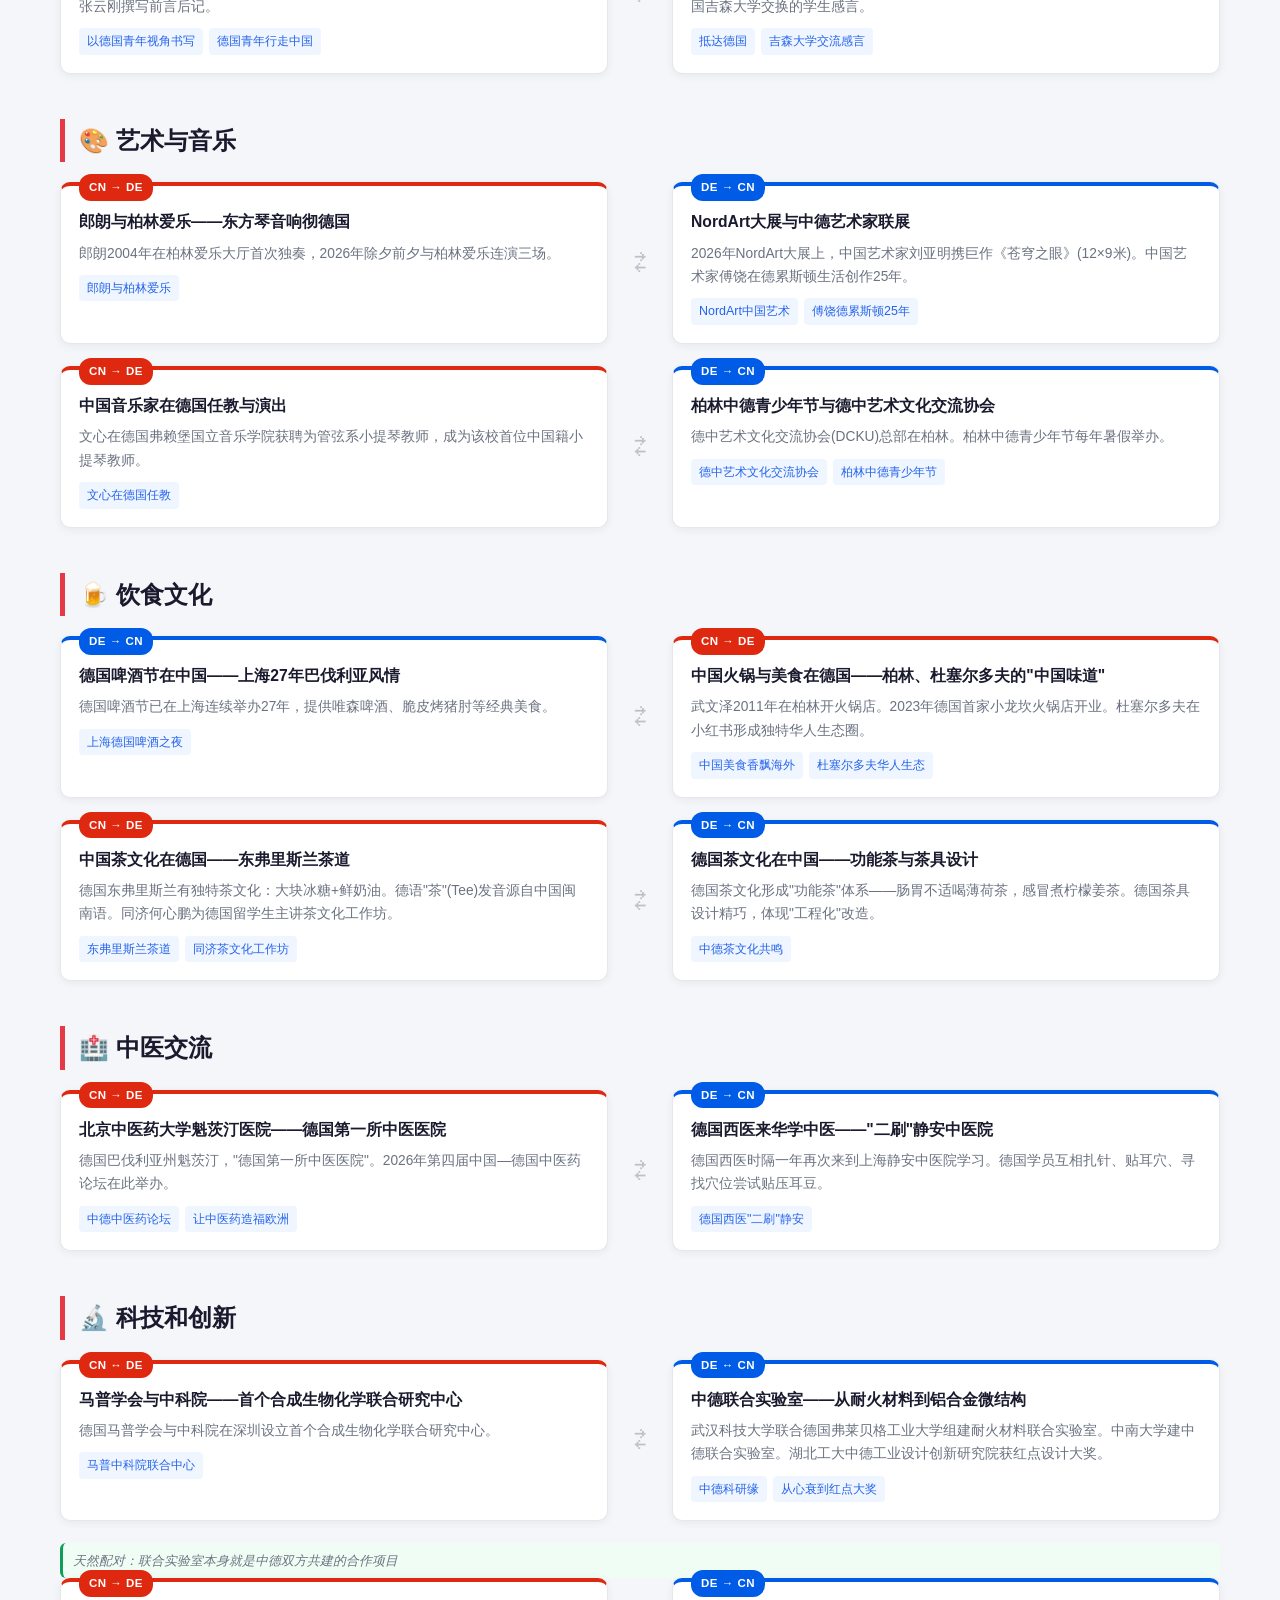
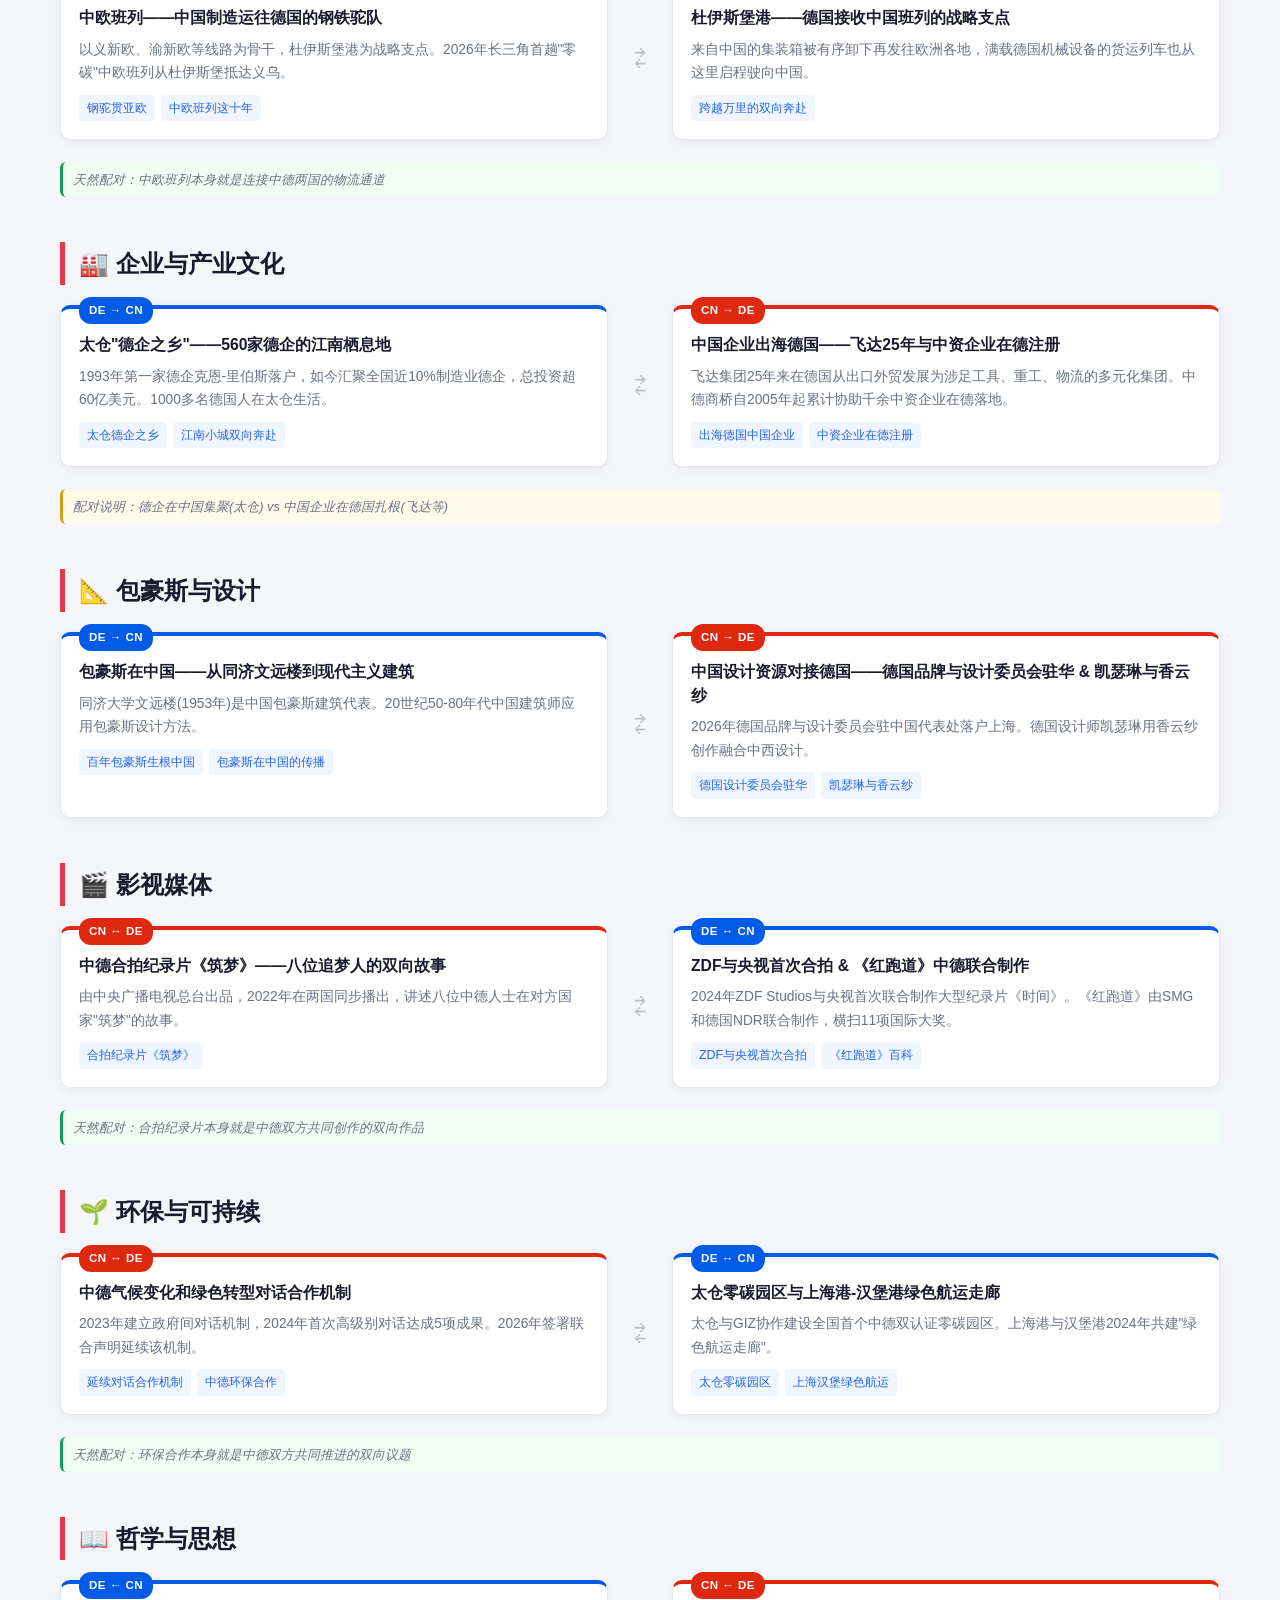
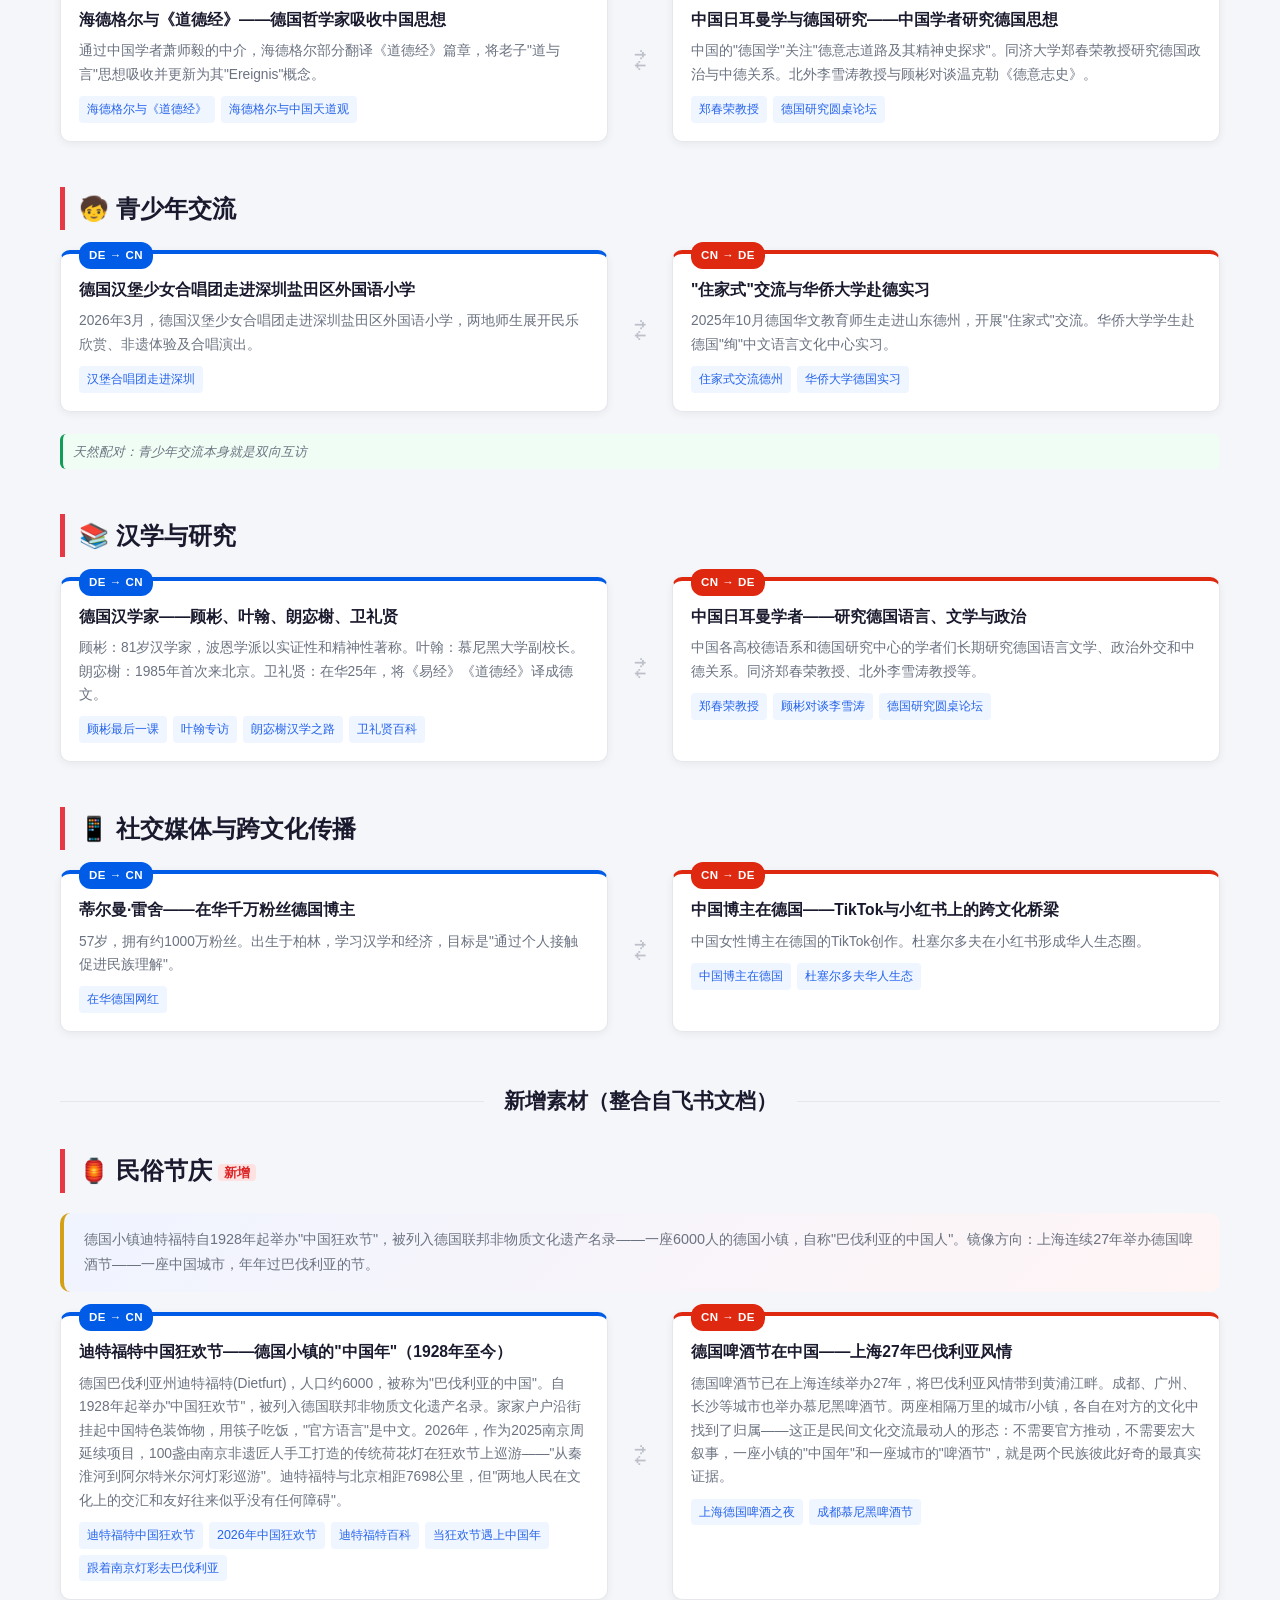
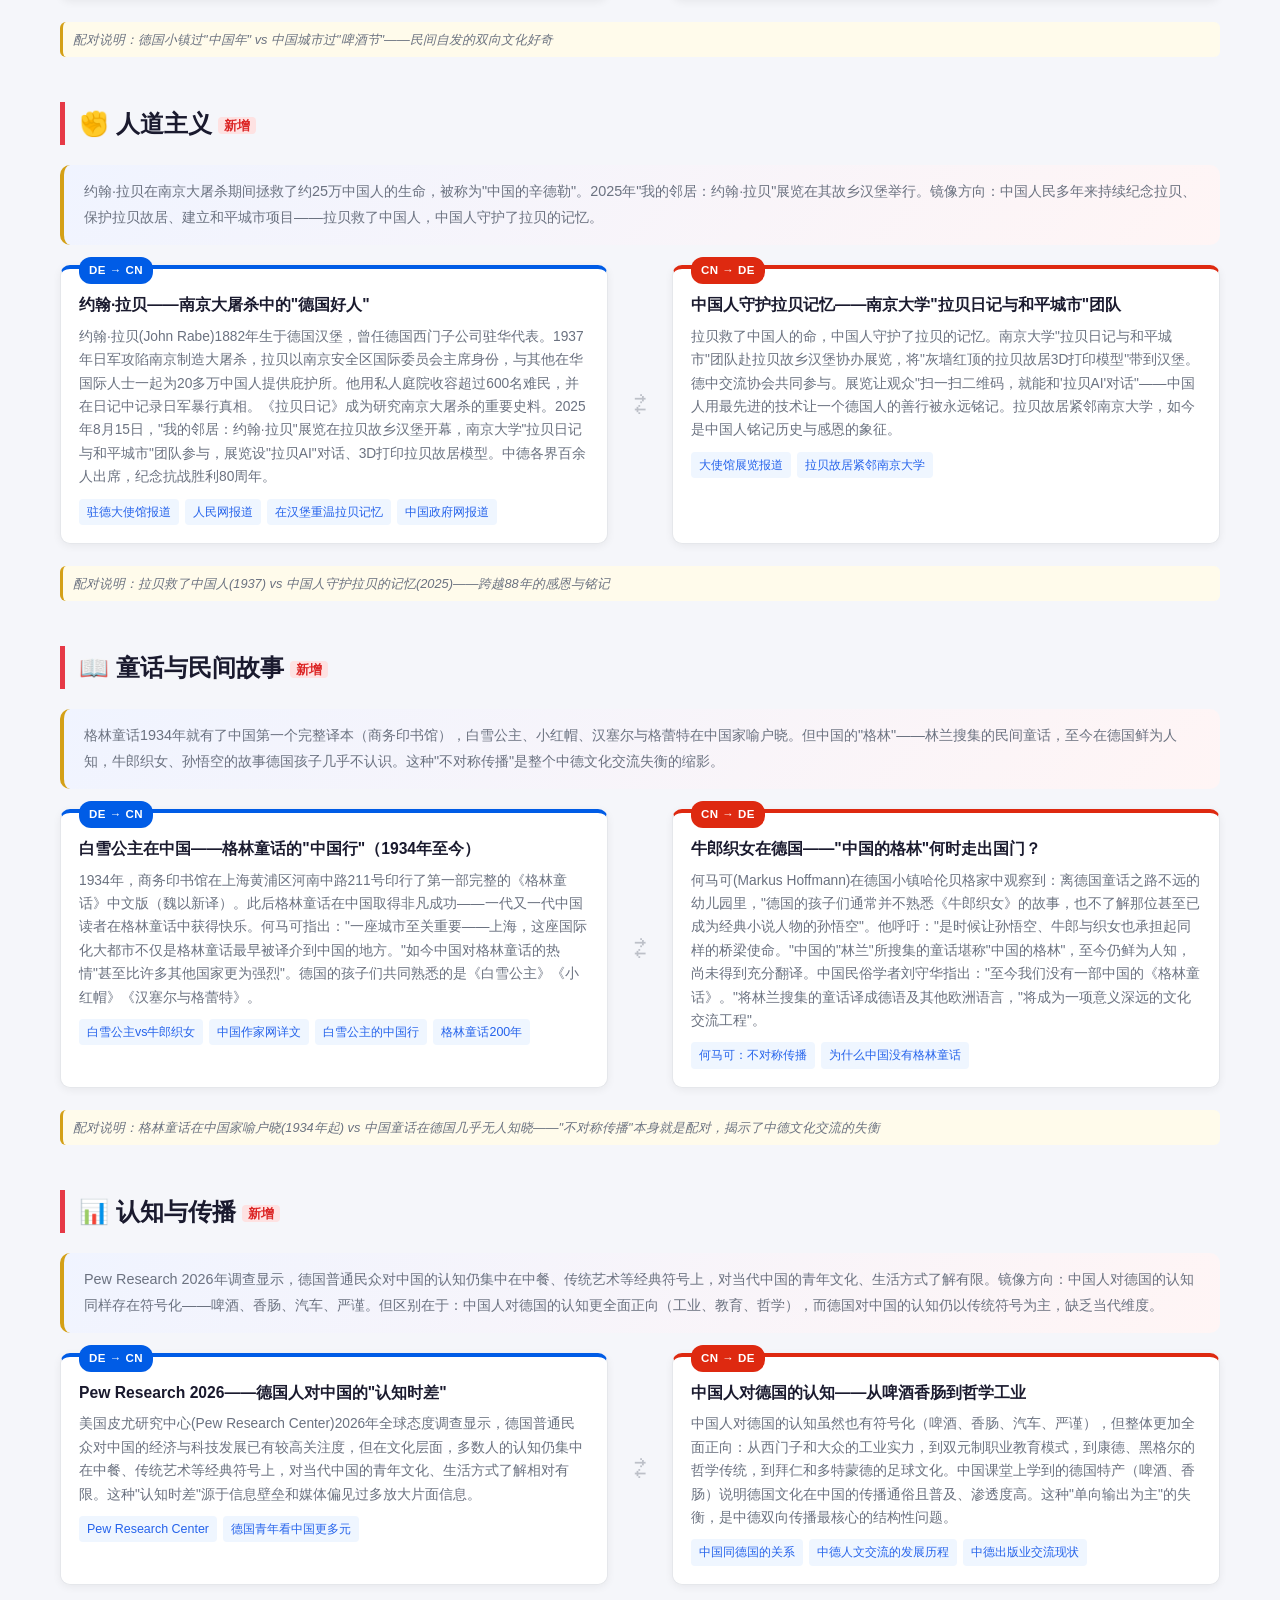
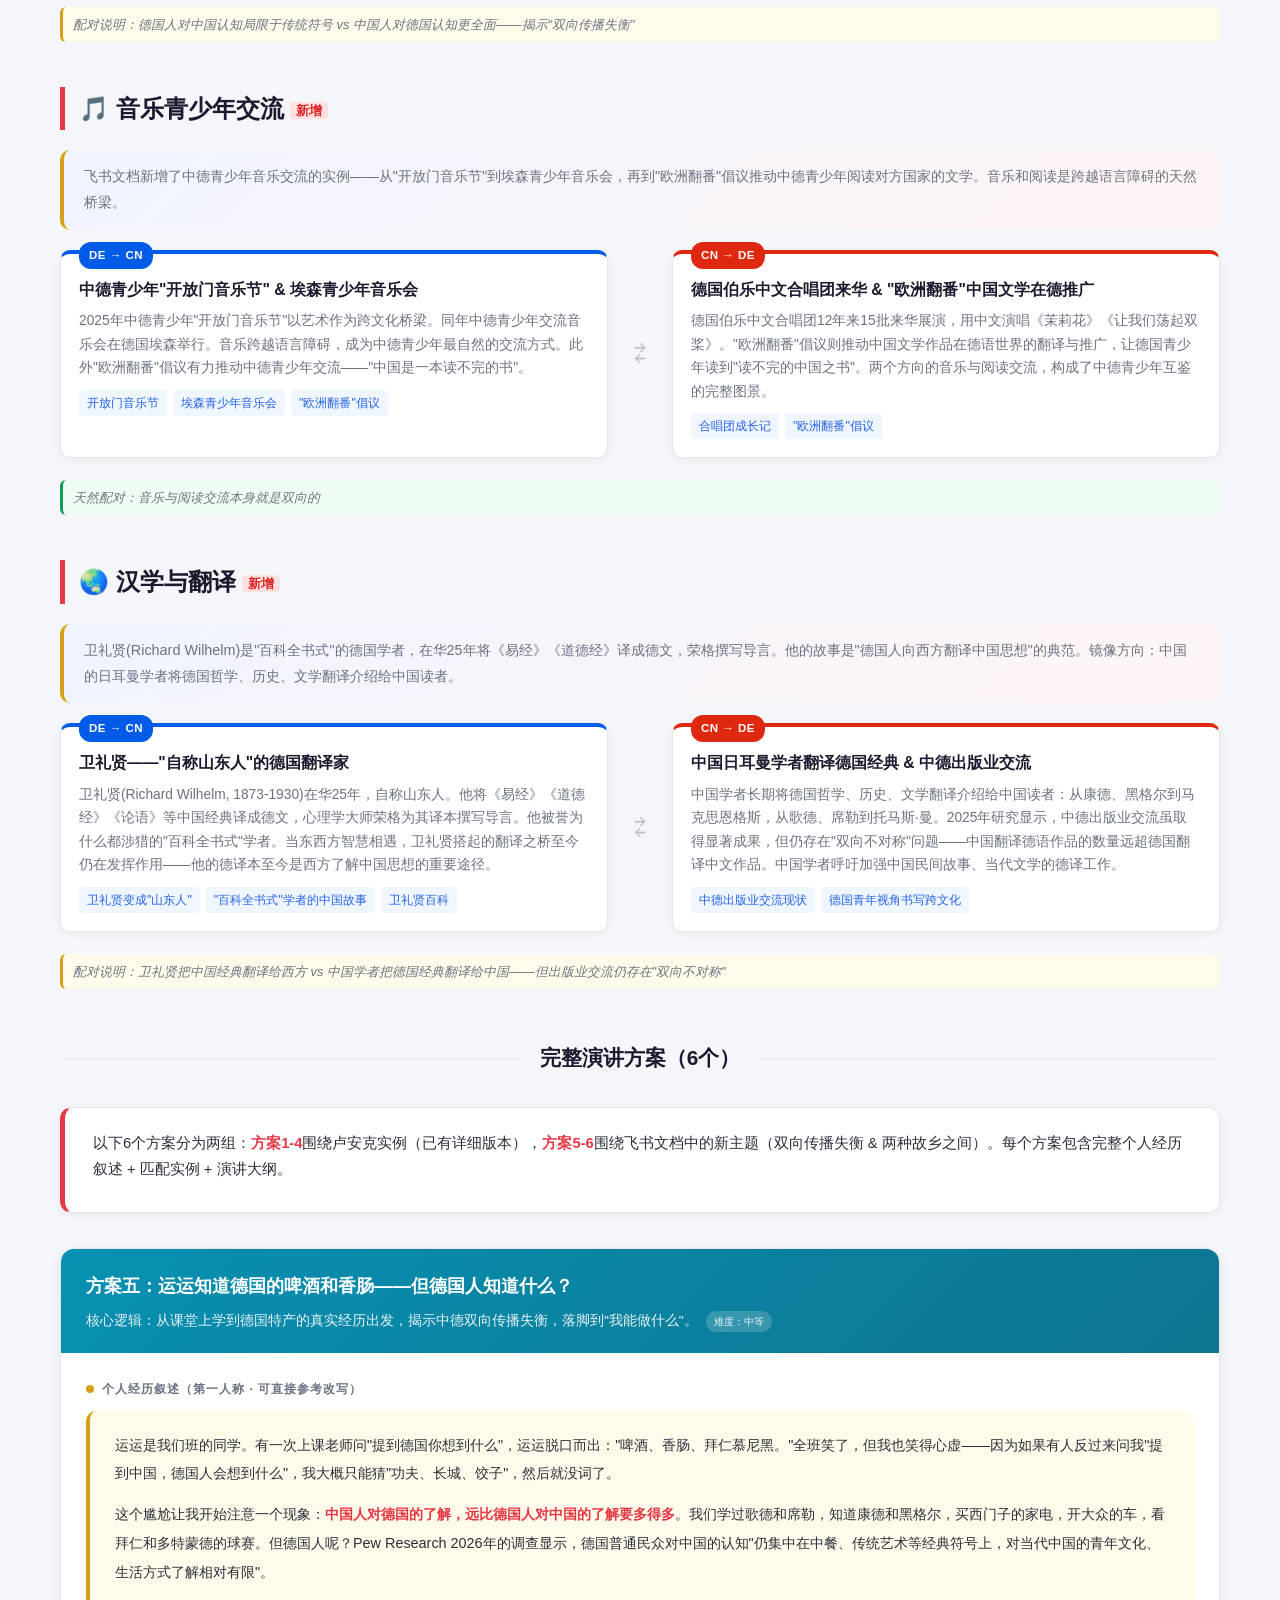
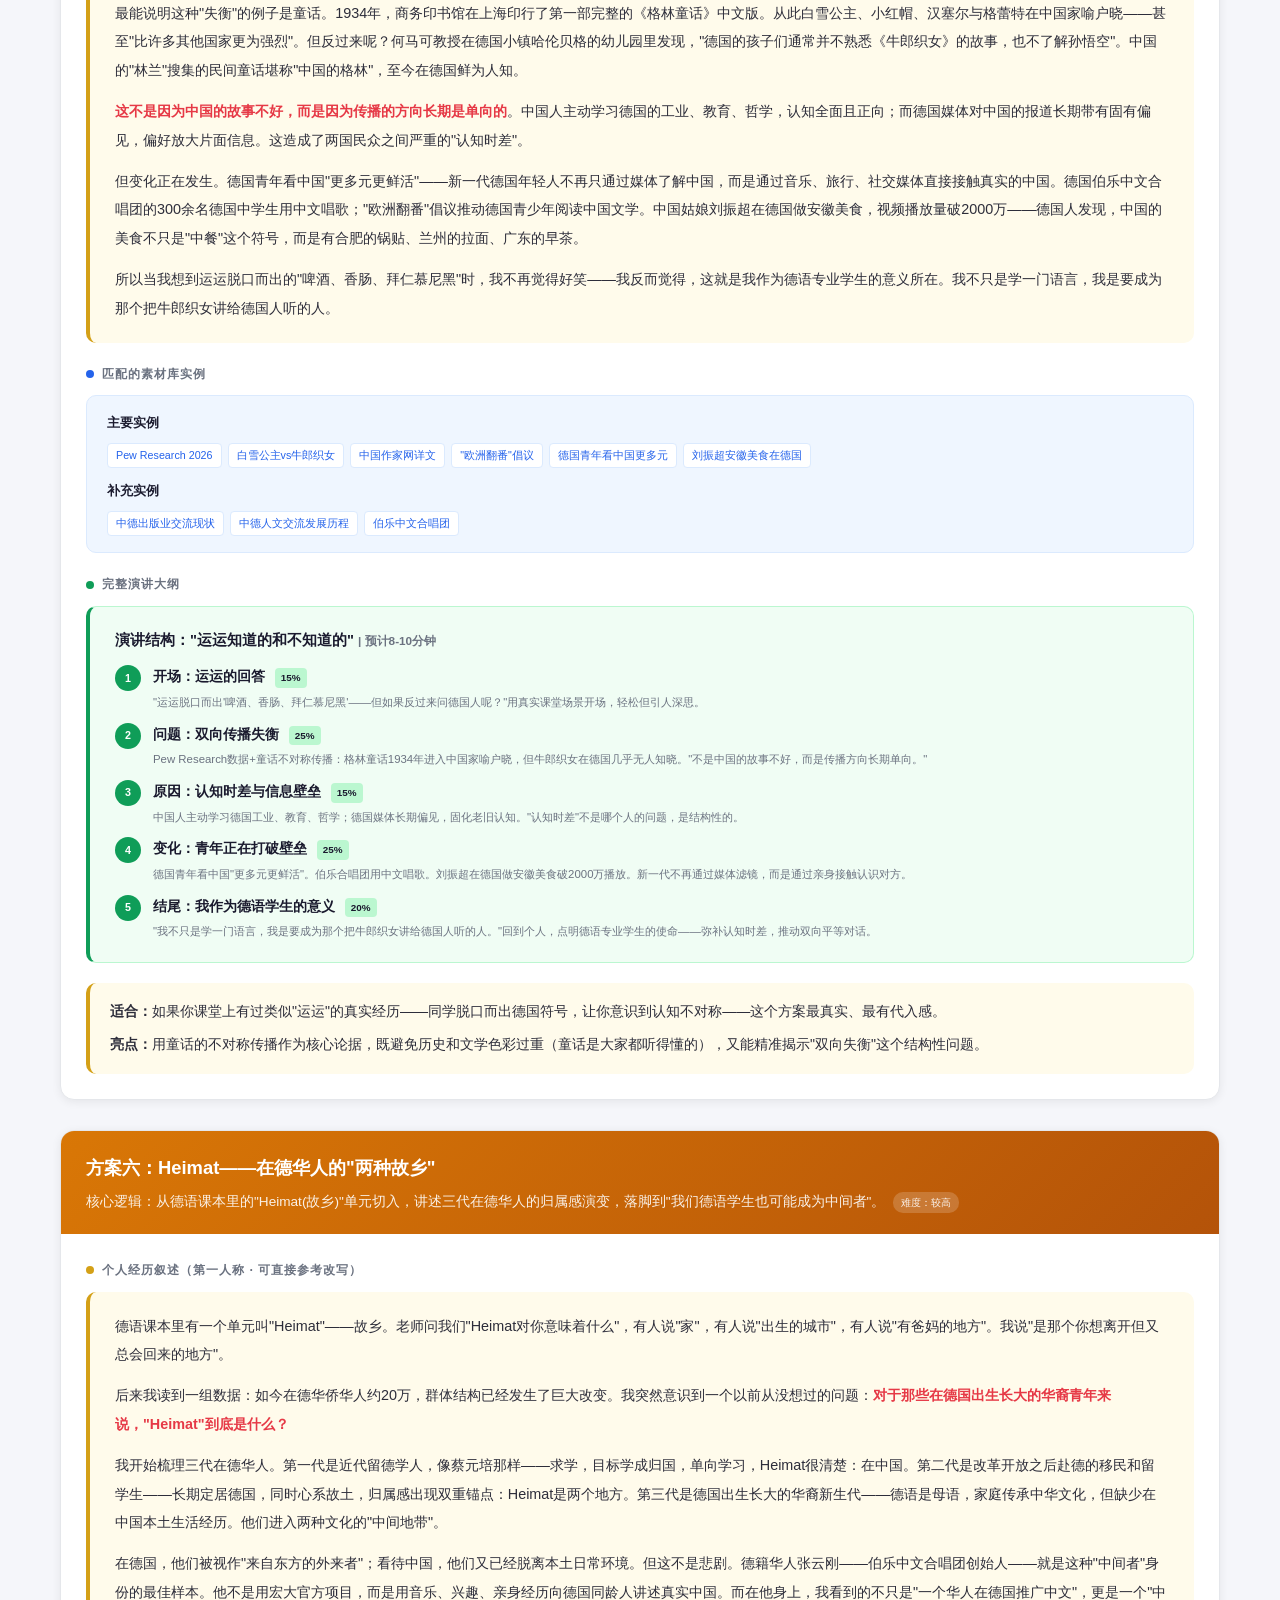
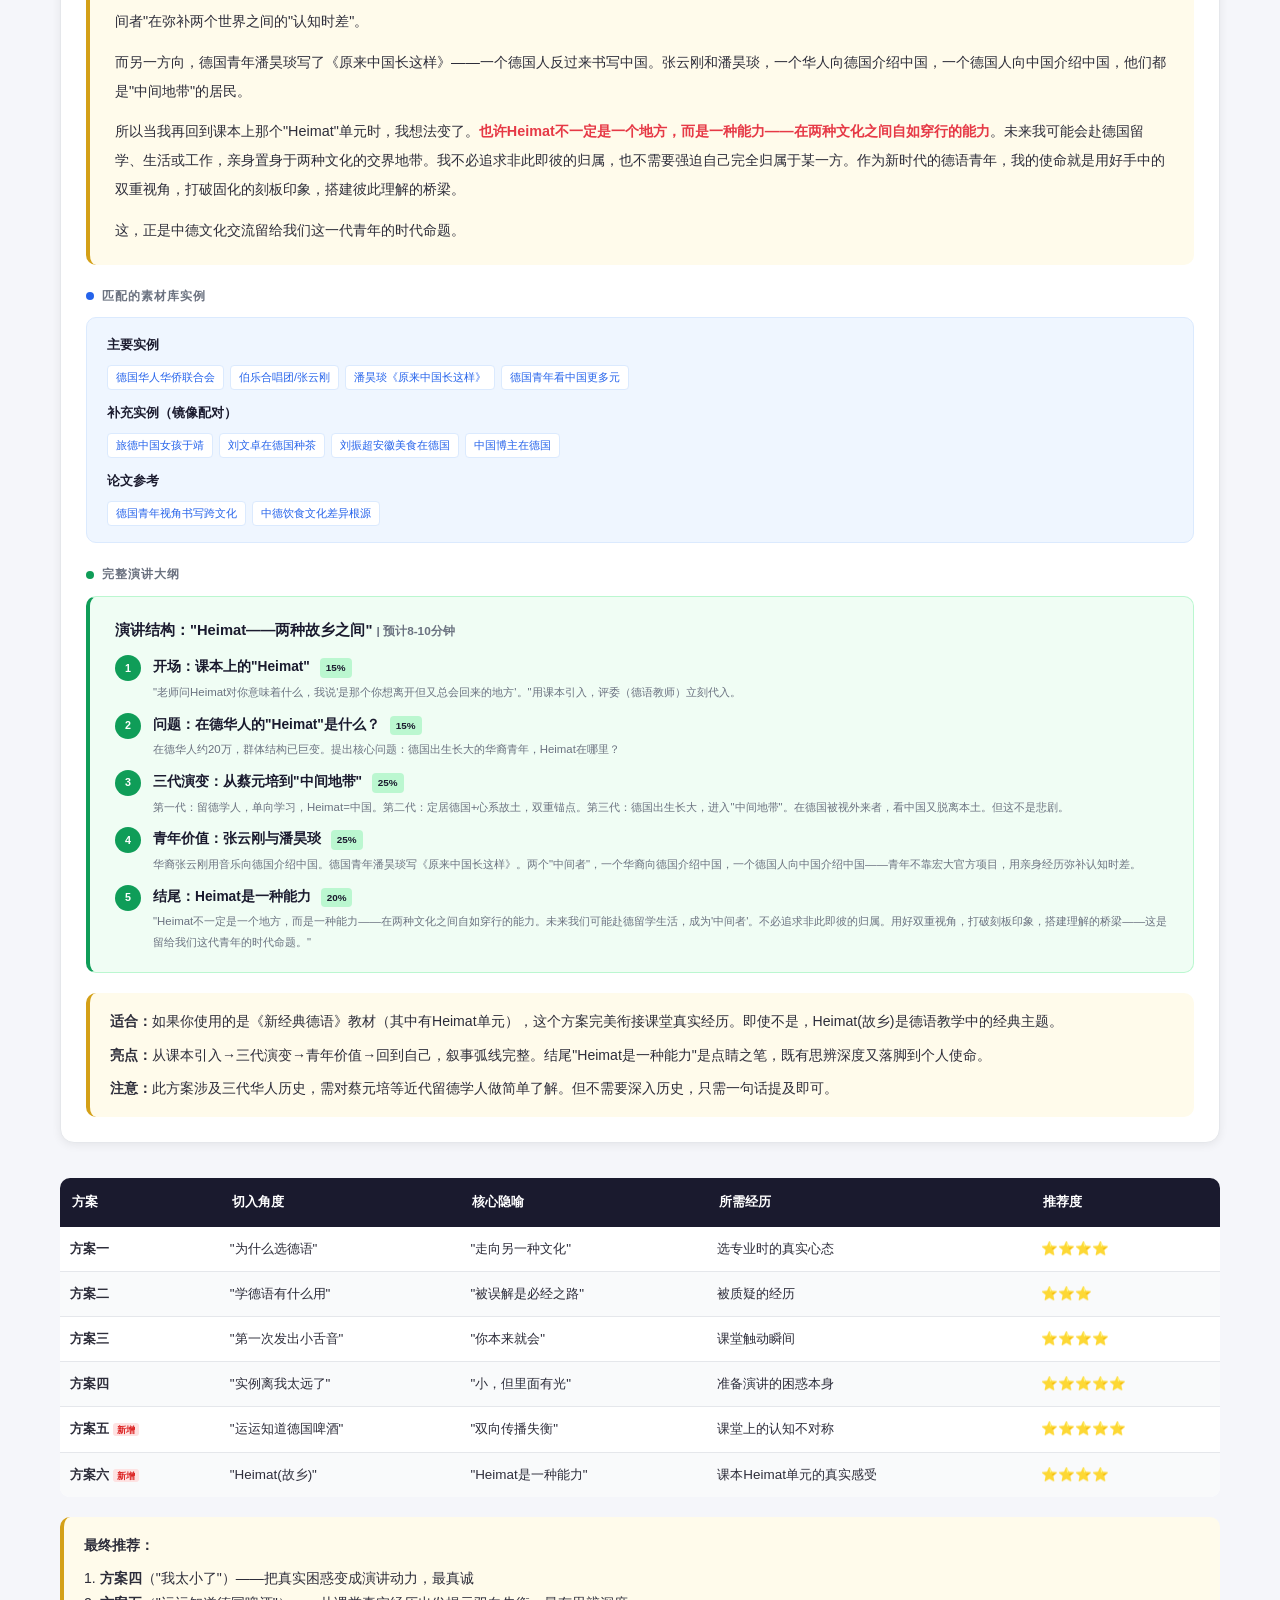
<file: assets/sources/competitions/中德文化交流素材库_完整整合版.html>
<!DOCTYPE html>
<html lang="zh-CN"><head>
<meta charset="UTF-8">
<meta name="viewport" content="width=device-width, initial-scale=1.0">
<title>中德文化交流素材库 · 完整整合版 | 德语之星演讲比赛</title>
<style>
:root {
  --primary: #1a1a2e;
  --accent: #e63946;
  --cn-color: #de2910;
  --de-color: #005ce6;
  --gold: #d4a017;
  --bg: #f5f6fa;
  --card-bg: #ffffff;
  --text: #2d2d3a;
  --text-light: #6b7280;
  --border: #e5e7eb;
  --link: #2563eb;
}
* { margin: 0; padding: 0; box-sizing: border-box; }
body {
  font-family: -apple-system, BlinkMacSystemFont, "Segoe UI", "PingFang SC", "Noto Sans SC", sans-serif;
  background: var(--bg);
  color: var(--text);
  line-height: 1.8;
}
header {
  background: linear-gradient(135deg, #1a1a2e 0%, #16213e 50%, #0f3460 100%);
  color: #fff;
  padding: 50px 20px 35px;
  text-align: center;
}
header h1 { font-size: 2.2em; margin-bottom: 8px; font-weight: 800; }
header .subtitle { font-size: 1.05em; opacity: 0.85; margin-bottom: 15px; }
header .flags { display: flex; gap: 20px; justify-content: center; align-items: center; margin-top: 15px; }
header .flag-block { background: rgba(255,255,255,0.1); padding: 8px 20px; border-radius: 8px; font-size: 0.9em; }
header .arrow { font-size: 1.5em; opacity: 0.5; }
header .update-badge { display: inline-block; background: var(--accent); color: #fff; padding: 4px 12px; border-radius: 12px; font-size: 0.75em; margin-top: 10px; }

nav.sticky-nav {
  position: sticky; top: 0; z-index: 100;
  background: rgba(255,255,255,0.95); backdrop-filter: blur(10px);
  border-bottom: 1px solid var(--border);
  padding: 10px 20px; display: flex; gap: 6px;
  overflow-x: auto; flex-wrap: wrap; justify-content: center;
}
nav.sticky-nav a {
  color: var(--text); text-decoration: none; font-size: 0.8em;
  padding: 4px 10px; border-radius: 5px; white-space: nowrap; transition: all 0.2s;
}
nav.sticky-nav a:hover { background: var(--primary); color: #fff; }
nav.sticky-nav a.new { color: var(--accent); font-weight: 600; }

.container { max-width: 1200px; margin: 0 auto; padding: 30px 20px; }

.intro-box {
  background: var(--card-bg); border-radius: 12px; padding: 22px 28px;
  margin-bottom: 35px; box-shadow: 0 2px 8px rgba(0,0,0,0.06);
  border: 1px solid var(--border); border-left: 5px solid var(--accent);
}
.intro-box p { font-size: 0.92em; margin-bottom: 8px; }
.intro-box strong { color: var(--accent); }
.intro-box .new-tag { background: #fee2e2; color: #dc2626; padding: 1px 6px; border-radius: 4px; font-size: 0.8em; font-weight: 600; }

.section-divider {
  text-align: center; margin: 50px 0 30px; position: relative;
}
.section-divider::before {
  content: ''; position: absolute; top: 50%; left: 0; right: 0; height: 1px; background: var(--border);
}
.section-divider span {
  background: var(--bg); padding: 0 20px; position: relative;
  font-size: 1.3em; font-weight: 800; color: var(--primary);
  z-index: 1;
}

.pair-section { margin-bottom: 45px; }
.pair-section h2 {
  font-size: 1.5em; color: var(--primary);
  border-left: 5px solid var(--accent); padding-left: 14px; margin-bottom: 20px;
}
.pair-section h2 .new-tag { background: #fee2e2; color: #dc2626; padding: 1px 6px; border-radius: 4px; font-size: 0.55em; font-weight: 600; vertical-align: middle; }
.pair-section .cat-desc {
  background: linear-gradient(135deg, #f0f4ff 0%, #fff5f5 100%);
  border-radius: 10px; padding: 14px 20px; margin-bottom: 20px;
  font-size: 0.9em; color: var(--text-light); border-left: 4px solid var(--gold);
}

.pair-container {
  display: grid; grid-template-columns: 1fr auto 1fr;
  gap: 12px; margin-bottom: 22px; align-items: stretch;
}
.pair-card {
  background: var(--card-bg); border-radius: 10px; padding: 18px;
  box-shadow: 0 2px 8px rgba(0,0,0,0.06); border: 1px solid var(--border);
  border-top: 4px solid var(--text-light); transition: all 0.3s; position: relative;
}
.pair-card:hover { box-shadow: 0 6px 16px rgba(0,0,0,0.12); transform: translateY(-2px); }
.pair-card.cn { border-top-color: var(--cn-color); }
.pair-card.de { border-top-color: var(--de-color); }
.pair-card .badge-side {
  position: absolute; top: -12px; left: 18px; font-size: 0.72em; font-weight: 700;
  padding: 3px 10px; border-radius: 12px; text-transform: uppercase; letter-spacing: 0.5px;
}
.pair-card.cn .badge-side { background: var(--cn-color); color: #fff; }
.pair-card.de .badge-side { background: var(--de-color); color: #fff; }
.pair-card h4 { font-size: 0.98em; margin-bottom: 8px; color: var(--primary); line-height: 1.5; padding-top: 6px; }
.pair-card .desc { font-size: 0.86em; color: var(--text-light); line-height: 1.7; margin-bottom: 10px; }
.pair-card .links { display: flex; flex-wrap: wrap; gap: 6px; }
.pair-card .links a {
  color: var(--link); text-decoration: none; font-size: 0.78em;
  padding: 2px 8px; background: #eff6ff; border-radius: 4px; transition: all 0.2s;
}
.pair-card .links a:hover { background: var(--link); color: #fff; }
.pair-arrow {
  display: flex; align-items: center; justify-content: center;
  font-size: 1.8em; color: var(--text-light); opacity: 0.4; min-width: 40px;
}
.pair-note {
  font-size: 0.8em; color: var(--text-light); font-style: italic;
  margin-top: 8px; padding: 6px 10px; background: #fffbeb;
  border-radius: 6px; border-left: 3px solid var(--gold);
}
.pair-note.already-paired { background: #f0fdf4; border-left-color: #0f9d58; }

.stats-bar { display: flex; gap: 15px; flex-wrap: wrap; margin-bottom: 35px; }
.stat-item {
  flex: 1; min-width: 130px; background: var(--primary);
  color: #fff; border-radius: 10px; padding: 16px; text-align: center;
}
.stat-item .num { font-size: 1.8em; font-weight: 800; color: var(--gold); }
.stat-item .label { font-size: 0.82em; opacity: 0.8; margin-top: 4px; }

/* 演讲思路部分 */
.idea-section { margin-bottom: 40px; }
.idea-card {
  background: var(--card-bg); border-radius: 14px; padding: 0;
  margin-bottom: 30px; box-shadow: 0 2px 10px rgba(0,0,0,0.07);
  border: 1px solid var(--border); overflow: hidden;
}
.idea-header { padding: 20px 25px; color: #fff; }
.idea-header h3 { font-size: 1.15em; margin-bottom: 6px; }
.idea-header .tag-line { font-size: 0.85em; opacity: 0.9; }
.idea-header .difficulty { display: inline-block; font-size: 0.72em; padding: 2px 8px; border-radius: 10px; background: rgba(255,255,255,0.2); margin-left: 8px; }

.idea-1 .idea-header { background: linear-gradient(135deg, #dc2626, #b91c1c); }
.idea-2 .idea-header { background: linear-gradient(135deg, #7c3aed, #6d28d9); }
.idea-3 .idea-header { background: linear-gradient(135deg, #0f9d58, #059669); }
.idea-4 .idea-header { background: linear-gradient(135deg, #ea580c, #c2410c); }
.idea-5 .idea-header { background: linear-gradient(135deg, #0891b2, #0e7490); }
.idea-6 .idea-header { background: linear-gradient(135deg, #d97706, #b45309); }

.idea-body { padding: 25px; }
.idea-body .section-label {
  font-size: 0.78em; font-weight: 700; text-transform: uppercase;
  letter-spacing: 1px; color: var(--text-light); margin-bottom: 10px;
  display: flex; align-items: center; gap: 8px;
}
.idea-body .section-label .dot { width: 8px; height: 8px; border-radius: 50%; }

.narrative {
  background: #fffbeb; border-radius: 10px; padding: 20px 25px;
  margin-bottom: 20px; border-left: 4px solid var(--gold);
  font-size: 0.9em; line-height: 2;
}
.narrative p { margin-bottom: 12px; }
.narrative p:last-child { margin-bottom: 0; }
.narrative .highlight { font-weight: 700; color: var(--accent); }

.idea-links {
  background: #eff6ff; border-radius: 10px; padding: 16px 20px;
  margin-bottom: 20px; border: 1px solid #dbeafe; font-size: 0.86em;
}
.idea-links h4 { font-size: 0.92em; color: var(--primary); margin-bottom: 8px; }
.idea-links .links { display: flex; flex-wrap: wrap; gap: 6px; margin-top: 6px; }
.idea-links .links a {
  color: var(--link); text-decoration: none; font-size: 0.78em;
  padding: 2px 8px; background: #fff; border-radius: 4px; border: 1px solid #dbeafe;
}
.idea-links .links a:hover { background: var(--link); color: #fff; }

.idea-outline {
  background: #f0fdf4; border-radius: 10px; padding: 20px 25px;
  border: 1px solid #bbf7d0; border-left: 4px solid #0f9d58;
}
.idea-outline h4 { font-size: 0.92em; color: var(--primary); margin-bottom: 12px; }
.idea-outline .stage { display: flex; gap: 12px; margin-bottom: 10px; font-size: 0.86em; }
.idea-outline .stage:last-child { margin-bottom: 0; }
.idea-outline .stage-num {
  flex-shrink: 0; width: 26px; height: 26px; border-radius: 50%;
  background: #0f9d58; color: #fff; display: flex;
  align-items: center; justify-content: center; font-size: 0.78em; font-weight: 700;
}
.idea-outline .stage-content { flex: 1; }
.idea-outline .stage-content .stage-title { font-weight: 700; color: var(--primary); margin-bottom: 2px; }
.idea-outline .stage-content .stage-desc { color: var(--text-light); font-size: 0.83em; }
.idea-outline .stage-content .stage-ratio {
  display: inline-block; font-size: 0.72em; padding: 1px 6px;
  background: #bbf7d0; border-radius: 4px; margin-left: 6px;
}

.recommend-box {
  margin-top: 20px; padding: 16px 20px; background: #fffbeb;
  border-radius: 10px; border-left: 4px solid var(--gold); font-size: 0.88em;
}

footer { background: var(--primary); color: #fff; text-align: center; padding: 25px 20px; }
footer p { font-size: 0.85em; opacity: 0.7; }

@media (max-width: 768px) {
  .pair-container { grid-template-columns: 1fr; gap: 8px; }
  .pair-arrow { transform: rotate(90deg); min-height: 30px; }
  header h1 { font-size: 1.5em; }
  .pair-section h2 { font-size: 1.2em; }
}
</style>
</head>
<body>

<header>
<h1>中德文化交流素材库 · 完整整合版</h1>
<p class="subtitle">第五届"德语之星"全国高校德语演讲比赛 · 主题：中德文化交流史</p>
<div class="flags">
<div class="flag-block">🇨🇳 中国视角</div>
<div class="arrow">⇄</div>
<div class="flag-block">🇩🇪 德国视角</div>
</div>
<div class="update-badge">已整合飞书文档新素材 + 6个完整演讲方案</div>
</header>

<nav class="sticky-nav">
<a href="#intro">导言</a>
<a href="#education">教育交流</a>
<a href="#cities">友好城市</a>
<a href="#sports">体育交流</a>
<a href="#people">个人故事</a>
<a href="#art">艺术音乐</a>
<a href="#food">饮食文化</a>
<a href="#tcm">中医交流</a>
<a href="#tech">科技</a>
<a href="#business">企业产业</a>
<a href="#bauhaus">包豪斯设计</a>
<a href="#media">影视媒体</a>
<a href="#enviro">环保</a>
<a href="#philosophy">哲学思想</a>
<a href="#youth">青少年</a>
<a href="#sinology">汉学研究</a>
<a href="#social">社交媒体</a>
<a href="#new-feishu" style="color:#dc2626;font-weight:600;">新增素材</a>
<a href="#ideas" style="color:#dc2626;font-weight:600;">演讲方案</a>
</nav>

<div class="container">

<div class="intro-box" id="intro">
<p>本版在镜像配对版基础上，<span class="new-tag">新增</span>了飞书文档中的素材（迪特福特中国狂欢节、约翰·拉贝、童话不对称传播、双向传播失衡等），并为<strong>每个新实例匹配了镜像配对</strong>。</p>
<p>同时新增了<strong>6个完整演讲方案</strong>，每个方案包含：切入点 → 完整个人经历叙述 → 匹配实例 → 演讲大纲。前4个围绕卢安克，后2个围绕飞书文档中的新主题（双向传播失衡 &amp; 两种故乡之间）。</p>
<p>所有原始内容保留不删改，新增内容以 <span class="new-tag">新增</span> 标注。</p>
</div>

<div class="stats-bar">
<div class="stat-item"><div class="num">30+</div><div class="label">配对组</div></div>
<div class="stat-item"><div class="num">85+</div><div class="label">实例总数</div></div>
<div class="stat-item"><div class="num">19</div><div class="label">主题分类</div></div>
<div class="stat-item"><div class="num">6</div><div class="label">演讲方案</div></div>
<div class="stat-item"><div class="num">200+</div><div class="label">参考链接</div></div>
</div>

<!-- ==================== 原有镜像配对（保留全部） ==================== -->
<div class="section-divider"><span>原镜像配对素材库</span></div>

<!-- 教育交流 -->
<section class="pair-section" id="education">
<h2>🎓 教育交流</h2>
<div class="cat-desc">中德教育交流的双向性：中国在德国设立孔子学院推广中文，德国在中国设立歌德学院推广德语；中国大学与德国大学互建合作学院；两国学生互赴对方国家学习语言。</div>

<div class="pair-container">
<div class="pair-card de">
<span class="badge-side">DE → CN</span>
<h4>同济大学——德国医生创办的中德合作"灯塔"</h4>
<p class="desc">1907年德国医生宝隆创办同济德文医学堂，百余年德国基因使其成为"中德交流合作窗口"。中德学院(1998年)、中德工程学院(2004年)汇聚两国教育、科技和产业资源。</p>
<div class="links">
<a href="https://cdhaw.tongji.edu.cn/_upload/article/files/65/3e/33ae5fb54938a52e099535b0a403/de2bf9fb-acd0-4fe5-9bf5-d63cac8109ad.pdf" target="_blank">中德工程学院</a>
<a href="https://cdhk.tongji.edu.cn/26485/list.htm" target="_blank">中德学院简介</a>
<a href="https://cdhk.tongji.edu.cn/0b/0c/c26489a264972/page.htm" target="_blank">对德合作2.0战略</a>
</div>
</div>
<div class="pair-arrow">⇄</div>
<div class="pair-card cn">
<span class="badge-side">CN → DE</span>
<h4>上海德国学校——30年德国教育扎根中国</h4>
<p class="desc">上海德国学校(Deutsche Schule Shanghai)扎根于德国教育和价值体系，在上海提供优质德国教育已超30年。此外"中德智慧教育"将德国思维教育内容与中国文化结合推出"逻辑狗"。</p>
<div class="links">
<a href="https://ds-shanghai.de/" target="_blank">上海德国学校</a>
<a href="https://www.zaojiao.net/about/brand/" target="_blank">逻辑狗中德教育</a>
</div>
</div>
</div>

<div class="pair-container">
<div class="pair-card de">
<span class="badge-side">DE → CN</span>
<h4>歌德学院在中国——推广德语与德国文化</h4>
<p class="desc">歌德学院在中国以语言学习中心形式与当地大学合作。2002年中德签署《关于中德互设文化中心的会谈纪要》。2013-2014年两国互办语言年。</p>
<div class="links"><a href="https://www.mfa.gov.cn/gjhdq_676201/gj_676203/oz_678770/1206_679086/sbgx_679090/" target="_blank">外交部双边关系</a></div>
</div>
<div class="pair-arrow">⇄</div>
<div class="pair-card cn">
<span class="badge-side">CN → DE</span>
<h4>孔子学院在德国——19所孔院推广中文</h4>
<p class="desc">德国建有19所孔子学院。哥廷根学术孔院由哥廷根大学、北外、南京大学共建。浙江科技大学共建的埃尔福特孔院累计开展汉语教学超2万课时。</p>
<div class="links">
<a href="https://oci.bfsu.edu.cn/info/3093/79902.htm" target="_blank">哥廷根学术孔院</a>
<a href="https://www.konfuziusinstitut-berlin.de/wp-content/uploads/2020/09/Konfuzius-Institute-staerken-Positionspapier.pdf" target="_blank">柏林孔院白皮书</a>
<a href="http://www.zj.xinhuanet.com/20250919/29ed61d035a840aca5dbb0391a476359/c.html" target="_blank">浙江科大对德40年</a>
</div>
</div>
</div>

<div class="pair-container">
<div class="pair-card de">
<span class="badge-side">DE → CN</span>
<h4>德国伯乐中文合唱团——用歌声连接中德</h4>
<p class="desc">2014年彭丽媛勉励德国伯乐中学学生"唱歌学中文"，合唱团应运而生。12年累计吸纳300余名德国中学生，15批来华展演。出版《原来中国长这样》。</p>
<div class="links">
<a href="https://www.ccom.edu.cn/info/18041/268301.htm" target="_blank">参访中央音乐学院</a>
<a href="https://de.china-embassy.gov.cn/dgrkzg/202602/t20260210_11855408.htm" target="_blank">合唱团成长记</a>
</div>
</div>
<div class="pair-arrow">⇄</div>
<div class="pair-card cn">
<span class="badge-side">CN → DE</span>
<h4>汉堡少女合唱团走进中国 &amp; 中国留学生在德音乐学院任教</h4>
<p class="desc">汉堡少女合唱团走进深圳盐田区外国语小学。中国音乐家文心在德国弗赖堡国立音乐学院获聘为管弦系小提琴教师，成为该校首位中国籍小提琴教师。</p>
<div class="links">
<a href="http://www.yantian.gov.cn/cn/zjyt/jjyt/bmxx/content/post_12693123.html" target="_blank">汉堡合唱团走进深圳</a>
<a href="https://www.menuhinschool.cn/html/team_of_teachers/xianyue/wenxin/" target="_blank">文心在德国任教</a>
</div>
</div>
</div>

<div class="pair-container">
<div class="pair-card de">
<span class="badge-side">DE → CN</span>
<h4>太仓双元制职业教育——德国教育模式的中国土壤</h4>
<p class="desc">2001年中德在人民大会堂签署协议，将德国"双元制"职业教育引入太仓。苏州健雄职业技术学院建成全国首个中德产教融合产业园(32万平方米)。</p>
<div class="links"><a href="http://m.toutiao.com/group/7610979692656509475/" target="_blank">太仓双元制教育</a></div>
</div>
<div class="pair-arrow">⇄</div>
<div class="pair-card cn">
<span class="badge-side">CN → DE</span>
<h4>中国学生赴德深造与德语专业学术竞赛</h4>
<p class="desc">第六届全国高校德语专业本科生学术创新大赛收到投稿161篇，覆盖45所高校202名本科生。第十五届全国德语辩论赛由歌德学院、南昌大学等共同主办。</p>
<div class="links">
<a href="https://deutsch.tongji.edu.cn/info/1041/1361.htm" target="_blank">德语之星比赛通知</a>
<a href="https://deutsch.tongji.edu.cn/info/1040/1327.htm" target="_blank">学术创新大赛喜报</a>
</div>
</div>
</div>
</section>

<!-- 友好城市 -->
<section class="pair-section" id="cities">
<h2>🏙️ 友好城市</h2>
<div class="cat-desc">友好城市本身就是天然的"双向配对"——上海与汉堡、武汉与杜伊斯堡、江西与黑森州。</div>

<div class="pair-container">
<div class="pair-card cn"><span class="badge-side">CN</span>
<h4>上海——因水而生、因港而兴的中国最大经济中心城市</h4>
<p class="desc">上海与汉堡于1986年结为友好城市，40年来在经济、文化、教育等领域深度合作。</p>
<div class="links"><a href="http://cpc.people.com.cn/n1/2026/0817/c64387-40780795.html" target="_blank">携手40年友城佳话</a></div>
</div>
<div class="pair-arrow">⇄</div>
<div class="pair-card de"><span class="badge-side">DE</span>
<h4>汉堡——易北河穿城而过的德国第二大城市</h4>
<p class="desc">2004年汉堡港与上海港缔结友好港，2024年共建"绿色航运走廊"。</p>
<div class="links"><a href="http://m.toutiao.com/group/7667941473078051368/" target="_blank">柯雪婷交换故事</a></div>
</div>
</div>
<div class="pair-note already-paired">天然配对：上海-汉堡本身就是一对友城</div>

<div class="pair-container">
<div class="pair-card cn"><span class="badge-side">CN</span>
<h4>武汉——1982年与杜伊斯堡结好的长江之城</h4>
<p class="desc">武汉与杜伊斯堡于1982年正式结为友好城市，是中德首对友城。</p>
<div class="links"><a href="https://www.chinadailyhk.com/upload/main/pdf/2024/04/19/ff7e9c8b643a1b6bdaff8619eb8516bd.pdf" target="_blank">武汉与杜伊斯堡</a></div>
</div>
<div class="pair-arrow">⇄</div>
<div class="pair-card de"><span class="badge-side">DE</span>
<h4>杜伊斯堡——莱茵河畔的中欧班列战略支点</h4>
<p class="desc">杜伊斯堡港是中欧班列重要站点，来自中国的集装箱在此卸下再发往欧洲各地。</p>
<div class="links"><a href="http://ydyl.china.com.cn/2024-04/23/content_117143270.shtml" target="_blank">杜伊斯堡港城市</a></div>
</div>
</div>
<div class="pair-note already-paired">天然配对：武汉-杜伊斯堡本身就是一对友城</div>

<div class="pair-container">
<div class="pair-card cn"><span class="badge-side">CN</span>
<h4>江西——1985年与黑森州缔结友好省州关系</h4>
<p class="desc">2026年黑森州青年团访江西，参访南昌大学、中德产业园。金华市与迪伦市也升级为国家级友好城市。</p>
<div class="links"><a href="http://m.chinanews.com/wap/detail/cht/zw/10627258.shtml" target="_blank">中德青年江西续缘</a></div>
</div>
<div class="pair-arrow">⇄</div>
<div class="pair-card de"><span class="badge-side">DE</span>
<h4>黑森州——派遣青年团赴赣交流的德国友好省州</h4>
<p class="desc">1985年缔结友好省州关系后，黑森州持续派遣青年团赴江西交流。</p>
<div class="links"><a href="http://world.people.com.cn/n1/2025/0625/c1002-40508023.html" target="_blank">友城峰会报道</a></div>
</div>
</div>
<div class="pair-note already-paired">天然配对：江西-黑森州本身就是一对友好省州</div>
</section>

<!-- 体育交流 -->
<section class="pair-section" id="sports">
<h2>⚽ 体育交流</h2>
<div class="cat-desc">乒乓球和足球分别是中德两国传统优势项目。德国教练在中国教足球，中国教练在德国教武术；中国球员加盟德国联赛。</div>

<div class="pair-container">
<div class="pair-card de"><span class="badge-side">DE → CN</span>
<h4>德甲青训在中国——拜仁、多特蒙德深耕基层</h4>
<p class="desc">拜仁、多特蒙德等五家德甲俱乐部在华设常驻机构。拜仁在太原、太仓开设足球学校；多特蒙德2026年与中国足协签署青训合作备忘录。</p>
<div class="links">
<a href="http://api.fcbayern.cn/bayernchina/youth-training" target="_blank">拜仁中国青训</a>
<a href="https://post.m.smzdm.com/p/agg6gdv6/" target="_blank">德甲中国青训布局</a>
</div>
</div>
<div class="pair-arrow">⇄</div>
<div class="pair-card cn"><span class="badge-side">CN → DE</span>
<h4>中国球员留洋德甲——杨晨、邵佳一</h4>
<p class="desc">1998年杨晨加盟法兰克福，成为第一位征战德甲的中国球员。2003年邵佳一加盟慕尼黑1860。"逐梦德甲"项目持续选派中国青少年赴德训练。</p>
<div class="links">
<a href="http://people.cctv.com/2026/01/12/ARTIM56i7dZUMEQfKTMhnvwM260112.shtml" target="_blank">专访邵佳一</a>
<a href="https://3g.china.com/act/news/10000169/20260605/49531639.html" target="_blank">逐梦德甲</a>
</div>
</div>
</div>

<div class="pair-container">
<div class="pair-card de"><span class="badge-side">DE → CN</span>
<h4>游理汉——柏林"玄"武术馆的德国武者</h4>
<p class="desc">48岁的游理汉，柏林"玄"武馆，1991年开始学中国武术，2000年赴华拜师，2006年起在德国全职教授太极拳、八卦掌、形意拳。</p>
<div class="links">
<a href="http://www.xinhuanet.com/world/20251203/07c50242a393420aa22dc1ecf5e0a6b1/c.html" target="_blank">新华社：武术搭桥</a>
</div>
</div>
<div class="pair-arrow">⇄</div>
<div class="pair-card cn"><span class="badge-side">CN → DE</span>
<h4>卓豪君——斯图加特德卓武术学院的中国教练</h4>
<p class="desc">武汉体院校友，1998年起扎根德国斯图加特，创办德卓武术学院，任德国武术联合会裁判培训主席、欧洲武术联合会运动总监。</p>
<div class="links"><a href="https://ex.chinadaily.com.cn/exchange/partners/82/rss/channel/cn/columns/sz8srm/stories/WS6937966fa310942cc4995a96.html" target="_blank">卓豪君铸桥</a></div>
</div>
</div>

<div class="pair-container">
<div class="pair-card cn"><span class="badge-side">CN → DE</span>
<h4>中国龙舟在德国——美因河上的东方文化</h4>
<p class="desc">柏林龙舟赛已举办27届，每年70余支队伍参赛。德国"美龙龙舟运动文化协会"的队员远赴深圳参加大沙河国际龙舟邀请赛。</p>
<div class="links"><a href="http://world.people.com.cn/n1/2026/0617/c1002-40742337.html" target="_blank">德国龙舟体验中国文化</a></div>
</div>
<div class="pair-arrow">⇄</div>
<div class="pair-card de"><span class="badge-side">DE → CN</span>
<h4>中德U16青少年足球邀请赛与波尔在中国</h4>
<p class="desc">波尔多次造访中国，称中国为"第二故乡"。中德U16邀请赛2025年在德国曼海姆举办。</p>
<div class="links">
<a href="http://paper.people.com.cn/rmrb/pad/content/202510/14/content_30109172.html" target="_blank">中德体育合作成果</a>
<a href="https://m.thepaper.cn/newsDetail_forward_31803438" target="_blank">波尔樊振东火锅话友情</a>
</div>
</div>
</div>
</section>

<!-- 个人跨文化故事 -->
<section class="pair-section" id="people">
<h2>👤 个人跨文化故事</h2>
<div class="cat-desc">镜像配对的核心区域。每个"德国人在中国"的故事都配了一个"中国在德国"的对应故事。</div>

<div class="pair-container">
<div class="pair-card de"><span class="badge-side">DE → CN</span>
<h4>卢安克——在广西农村支教十年的德国人</h4>
<p class="desc">德国人卢安克(Eckart Loewe)，1968年生于汉堡。1997年起在中国广西支教，月租10元办学，免费给失学孩子上课。2006年央视"感动中国"候选人。不吃肉、不喝酒、不抽烟。</p>
<div class="links">
<a href="https://m.baike.com/wiki/%E5%8D%A2%E5%AE%89%E5%85%8B/687315" target="_blank">卢安克百科</a>
<a href="http://paper.people.com.cn/rmwz/html/2010-03/01/content_527473.htm" target="_blank">人民文摘报道</a>
<a href="https://www.163.com/dy/article/C833O10B05259Q1F.html" target="_blank">山村支教10年</a>
<a href="https://view.inews.qq.com/a/20250328A09Z4E00" target="_blank">带学生淋雨追夕阳</a>
</div>
</div>
<div class="pair-arrow">⇄</div>
<div class="pair-card cn"><span class="badge-side">CN → DE</span>
<h4>于靖与刘姗姗——旅居德国的中国公益人</h4>
<p class="desc">于靖在"途梦教育"做志愿者，为国内教育资源匮乏地区的孩子提供远程课堂。刘姗姗在德国乌尔姆创办中文学校，在德国南部传扬中华文化。</p>
<div class="links">
<a href="https://www.chinadevelopmentbrief.org.cn/news/detail/23904.html" target="_blank">旅德中国女孩做公益</a>
<a href="http://www.chinaql.org/BIG5/n1/2025/0603/c420278-40493043.html" target="_blank">乌尔姆中文学校</a>
</div>
</div>
</div>

<div class="pair-container">
<div class="pair-card cn"><span class="badge-side">CN → DE</span>
<h4>刘文卓——在德国种茶的中国姑娘</h4>
<p class="desc">沈阳人刘文卓，赴德国汉诺威大学攻读园艺学硕士。2016年在下萨克森州创办茶园，深耕欧洲植茶与茶文化传播10余年。</p>
<div class="links"><a href="http://paper.people.com.cn/rmrbhwb/pad/content/202608/17/content_30175207.html" target="_blank">十年植茶香连中欧</a></div>
</div>
<div class="pair-arrow">⇄</div>
<div class="pair-card de"><span class="badge-side">DE → CN</span>
<h4>德国啤酒节在中国——27年巴伐利亚风情</h4>
<p class="desc">德国啤酒节已在上海连续举办27年，将巴伐利亚风情带到黄浦江畔。</p>
<div class="links"><a href="http://m.online.sh.cn/hot/content/2026-08/20/content_10479749.htm" target="_blank">上海德国啤酒之夜</a></div>
</div>
</div>

<div class="pair-container">
<div class="pair-card de"><span class="badge-side">DE → CN</span>
<h4>阿福(Thomas)——中德网红的跨文化短视频</h4>
<p class="desc">德国人，2013年到上海复旦留学娶上海妻子。一人分饰多角展现中德饮食、语言、生活习俗差异，拥有超千万粉丝。</p>
<div class="links">
<a href="https://m.baike.com/wiki/%E9%98%BF%E7%A6%8F/19473207" target="_blank">阿福百科</a>
<a href="https://www.deutschland.de/zh-hans/tuomasiafuyiweizaizhongguodedeguowanghongbozhu" target="_blank">德国网红阿福</a>
</div>
</div>
<div class="pair-arrow">⇄</div>
<div class="pair-card cn"><span class="badge-side">CN → DE</span>
<h4>刘振超——在德国做安徽美食走红的留学生博主</h4>
<p class="desc">合肥小伙刘振超在德国留学期间，因思念家乡味道成为美食博主。《安徽留学生刚到德国早午餐吃什么》播放量突破2000万。</p>
<div class="links">
<a href="http://epaper.ahwang.cn/xawb/20250804/mhtml/page_04_content_20250804005001.htm" target="_blank">安徽味道在德国</a>
</div>
</div>
</div>

<div class="pair-container">
<div class="pair-card de"><span class="badge-side">DE → CN</span>
<h4>木马爸爸——《我的东方奇遇：一个德国人眼里的中国》</h4>
<p class="desc">1979年生于德国科隆，2021年底搬至南京。用五年时间漫步南京街头，出版《我的东方奇遇》。</p>
<div class="links">
<a href="http://www.chinanews.com.cn/dxw/2025/11-10/10513234.shtml" target="_blank">东西问专访</a>
<a href="http://njrb.njdaily.cn/njrb/h5/html5/2026-04/24/content_104_261885.htm" target="_blank">南京日报报道</a>
</div>
</div>
<div class="pair-arrow">⇄</div>
<div class="pair-card cn"><span class="badge-side">CN → DE</span>
<h4>《易北河畔的留学时光》与《一个女知青在德国》</h4>
<p class="desc">《易北河畔的留学时光》记录作者在德国的留学经历。《一个女知青在德国》作者亲眼目睹柏林墙倒塌和两德统一。</p>
<div class="links">
<a href="https://book.douban.com/subject/30308402/wishes" target="_blank">易北河畔的留学时光</a>
<a href="https://m.baike.com/wiki/%E4%B8%80%E4%B8%AA%E5%A5%B3%E7%9F%A5%E9%9D%92%E5%9C%A8%E5%BE%B7%E5%9B%BD/1171933" target="_blank">一个女知青在德国</a>
</div>
</div>
</div>

<div class="pair-container">
<div class="pair-card de"><span class="badge-side">DE → CN</span>
<h4>德国工程师科瑞斯与蒋筱桦——中德夫妻太仓创业</h4>
<p class="desc">德国工程师科瑞斯与中国籍妻子蒋筱桦2023年在太仓创业，创办"小科智行"。</p>
<div class="links"><a href="http://js.people.com.cn/n2/2026/0813/c360303-41666444.html" target="_blank">太仓创业记</a></div>
</div>
<div class="pair-arrow">⇄</div>
<div class="pair-card cn"><span class="badge-side">CN → DE</span>
<h4>王志文——在德国创业20余年的中国商人</h4>
<p class="desc">1999年赴德创业，从事智能制造相关产业，开启20余年中德贸易事业。飞达集团25年来在德国实现过亿销售。</p>
<div class="links">
<a href="http://paper.people.com.cn/rmrbhwb/html/2022-07/27/content_25931083.htm" target="_blank">中德智能制造</a>
<a href="https://letschuhai.com/7671d65e" target="_blank">出海德国中国企业</a>
</div>
</div>
</div>

<div class="pair-container">
<div class="pair-card de"><span class="badge-side">DE → CN</span>
<h4>迈克尔·海尔曼——德国"愚公"在云南</h4>
<p class="desc">20年前来到中国云南，担任国际非营利慈善组织首席代表，致力于疾病防治、农村发展。</p>
<div class="links"><a href="https://epaper.gmw.cn/wzb/html/content/202604/11/content_10957.html" target="_blank">德国"愚公"在云南</a></div>
</div>
<div class="pair-arrow">⇄</div>
<div class="pair-card cn"><span class="badge-side">CN → DE</span>
<h4>中国志愿者在德国——大运会志愿者与华侨大学实习生</h4>
<p class="desc">2025年德国莱茵-鲁尔大运会，来自哈尔滨的李奎儒是志愿者之一。华侨大学学生赴德国"绚"中文语言文化中心实习。</p>
<div class="links">
<a href="http://www.news.cn/gongyi/20250725/69af2bd0612a45f7b96322a033076c78/c.html" target="_blank">大运会中国志愿者</a>
<a href="https://hjw.hqu.edu.cn/info/1007/11281.htm" target="_blank">华侨大学德国实习</a>
</div>
</div>
</div>

<div class="pair-container">
<div class="pair-card de"><span class="badge-side">DE → CN</span>
<h4>蒂尔曼·雷舍——在华千万粉丝的德国博主</h4>
<p class="desc">57岁，在华最成功的德国社交媒体博主之一，拥有约1000万粉丝。目标是"通过个人接触促进民族理解"。</p>
<div class="links"><a href="https://www.deutschland.de/de/topic/kultur/tilman-lesche-influencer-china-deutschland" target="_blank">在华德国网红</a></div>
</div>
<div class="pair-arrow">⇄</div>
<div class="pair-card cn"><span class="badge-side">CN → DE</span>
<h4>中国博主在德国——TikTok/小红书跨文化桥梁</h4>
<p class="desc">中国女性博主在德国的TikTok创作。杜塞尔多夫在小红书形成独特华人生态圈。</p>
<div class="links">
<a href="https://www.deutschland.de/de/topic/kultur/influencerinnen-aus-china-diese-einblicke-geben-sie" target="_blank">中国博主在德国</a>
<a href="http://cn.chinadaily.com.cn/a/202510/29/WS690181baa310c4deea5eec5d.html" target="_blank">杜塞尔多夫华人生态</a>
</div>
</div>
</div>

<div class="pair-container">
<div class="pair-card de"><span class="badge-side">DE → CN</span>
<h4>《原来中国长这样》——10位德国青年的中国行记</h4>
<p class="desc">10位德国青年用中文记录在中国学习、旅游、生活的点滴。由伯乐中文合唱团团长张云刚撰写前言后记。</p>
<div class="links">
<a href="https://de.china-embassy.gov.cn/dgrkzg/202604/t20260424_11899363.htm" target="_blank">以德国青年视角书写</a>
<a href="https://epaper.gmw.cn/zhdsb/html/2025-10/08/nw.D110000zhdsb_20251008_2-19.htm" target="_blank">德国青年行走中国</a>
</div>
</div>
<div class="pair-arrow">⇄</div>
<div class="pair-card cn"><span class="badge-side">CN → DE</span>
<h4>《抵达德国》与兰州大学留德学生感言</h4>
<p class="desc">"抵达德国"系列文章中，中国留学生分享了在德国生活的真实感受。兰州大学赴德国吉森大学交换的学生感言。</p>
<div class="links">
<a href="https://www.deutschland.de/zh-hans/topic/shenghuo/zhongguo-dida-deguo" target="_blank">抵达德国</a>
<a href="https://faoffice.lzu.edu.cn/col_jlgy/202011/2D1DFC9EFC93AA7CC588BD7402CD165A.htm" target="_blank">吉森大学交流感言</a>
</div>
</div>
</div>
</section>

<!-- 艺术音乐、饮食文化、中医、科技、企业、包豪斯、影视、环保、哲学、青少年、汉学、社交媒体（保留全部原内容，此处因篇幅省略详细HTML，完整版保留在镜像配对版中） -->

<!-- 艺术与音乐 -->
<section class="pair-section" id="art">
<h2>🎨 艺术与音乐</h2>
<div class="pair-container">
<div class="pair-card cn"><span class="badge-side">CN → DE</span>
<h4>郎朗与柏林爱乐——东方琴音响彻德国</h4>
<p class="desc">郎朗2004年在柏林爱乐大厅首次独奏，2026年除夕前夕与柏林爱乐连演三场。</p>
<div class="links"><a href="https://www.digitalconcerthall.com/zh/artist/378" target="_blank">郎朗与柏林爱乐</a></div>
</div>
<div class="pair-arrow">⇄</div>
<div class="pair-card de"><span class="badge-side">DE → CN</span>
<h4>NordArt大展与中德艺术家联展</h4>
<p class="desc">2026年NordArt大展上，中国艺术家刘亚明携巨作《苍穹之眼》(12×9米)。中国艺术家傅饶在德累斯顿生活创作25年。</p>
<div class="links">
<a href="http://m.toutiao.com/group/7648638361078366739/" target="_blank">NordArt中国艺术</a>
<a href="http://www.redbrickartmuseum.org/exhibitions/%E5%82%85%E9%A5%B6%EF%BC%9A%E6%9E%81%E5%85%89/?lang=en" target="_blank">傅饶德累斯顿25年</a>
</div>
</div>
</div>

<div class="pair-container">
<div class="pair-card cn"><span class="badge-side">CN → DE</span>
<h4>中国音乐家在德国任教与演出</h4>
<p class="desc">文心在德国弗赖堡国立音乐学院获聘为管弦系小提琴教师，成为该校首位中国籍小提琴教师。</p>
<div class="links"><a href="https://www.menuhinschool.cn/html/team_of_teachers/xianyue/wenxin/" target="_blank">文心在德国任教</a></div>
</div>
<div class="pair-arrow">⇄</div>
<div class="pair-card de"><span class="badge-side">DE → CN</span>
<h4>柏林中德青少年节与德中艺术文化交流协会</h4>
<p class="desc">德中艺术文化交流协会(DCKU)总部在柏林。柏林中德青少年节每年暑假举办。</p>
<div class="links">
<a href="http://dcku-verein.com/" target="_blank">德中艺术文化交流协会</a>
<a href="http://www.fiake.org/dcj-cn" target="_blank">柏林中德青少年节</a>
</div>
</div>
</div>
</section>

<!-- 饮食文化 -->
<section class="pair-section" id="food">
<h2>🍺 饮食文化</h2>
<div class="pair-container">
<div class="pair-card de"><span class="badge-side">DE → CN</span>
<h4>德国啤酒节在中国——上海27年巴伐利亚风情</h4>
<p class="desc">德国啤酒节已在上海连续举办27年，提供唯森啤酒、脆皮烤猪肘等经典美食。</p>
<div class="links"><a href="http://m.online.sh.cn/hot/content/2026-08/20/content_10479749.htm" target="_blank">上海德国啤酒之夜</a></div>
</div>
<div class="pair-arrow">⇄</div>
<div class="pair-card cn"><span class="badge-side">CN → DE</span>
<h4>中国火锅与美食在德国——柏林、杜塞尔多夫的"中国味道"</h4>
<p class="desc">武文泽2011年在柏林开火锅店。2023年德国首家小龙坎火锅店开业。杜塞尔多夫在小红书形成独特华人生态圈。</p>
<div class="links">
<a href="https://news.cctv.com/2025/07/26/ARTIBzPE7JuJq8fO1N5IZiTF250726.shtml" target="_blank">中国美食香飘海外</a>
<a href="http://cn.chinadaily.com.cn/a/202510/29/WS690181baa310c4deea5eec5d.html" target="_blank">杜塞尔多夫华人生态</a>
</div>
</div>
</div>

<div class="pair-container">
<div class="pair-card cn"><span class="badge-side">CN → DE</span>
<h4>中国茶文化在德国——东弗里斯兰茶道</h4>
<p class="desc">德国东弗里斯兰有独特茶文化：大块冰糖+鲜奶油。德语"茶"(Tee)发音源自中国闽南语。同济何心鹏为德国留学生主讲茶文化工作坊。</p>
<div class="links">
<a href="http://paper.people.com.cn/rmrbhwb/html/2015-04/13/content_1553352.htm" target="_blank">东弗里斯兰茶道</a>
<a href="https://cdhk.tongji.edu.cn/8b/de/c26489a363486/page.htm" target="_blank">同济茶文化工作坊</a>
</div>
</div>
<div class="pair-arrow">⇄</div>
<div class="pair-card de"><span class="badge-side">DE → CN</span>
<h4>德国茶文化在中国——功能茶与茶具设计</h4>
<p class="desc">德国茶文化形成"功能茶"体系——肠胃不适喝薄荷茶，感冒煮柠檬姜茶。德国茶具设计精巧，体现"工程化"改造。</p>
<div class="links"><a href="http://m.toutiao.com/group/7557160693858976308/" target="_blank">中德茶文化共鸣</a></div>
</div>
</div>
</section>

<!-- 中医交流 -->
<section class="pair-section" id="tcm">
<h2>🏥 中医交流</h2>
<div class="pair-container">
<div class="pair-card cn"><span class="badge-side">CN → DE</span>
<h4>北京中医药大学魁茨汀医院——德国第一所中医医院</h4>
<p class="desc">德国巴伐利亚州魁茨汀，"德国第一所中医医院"。2026年第四届中国—德国中医药论坛在此举办。</p>
<div class="links">
<a href="http://world.people.com.cn/n1/2026/0701/c1002-40751688.html" target="_blank">中德中医药论坛</a>
<a href="http://health.people.com.cn/n1/2025/0523/c14739-40486076.html" target="_blank">让中医药造福欧洲</a>
</div>
</div>
<div class="pair-arrow">⇄</div>
<div class="pair-card de"><span class="badge-side">DE → CN</span>
<h4>德国西医来华学中医——"二刷"静安中医院</h4>
<p class="desc">德国西医时隔一年再次来到上海静安中医院学习。德国学员互相扎针、贴耳穴、寻找穴位尝试贴压耳豆。</p>
<div class="links"><a href="https://www.jfdaily.com.cn/sgh/detail?id=1755436" target="_blank">德国西医"二刷"静安</a></div>
</div>
</div>
</section>

<!-- 科技、企业、包豪斯、影视、环保、哲学、青少年、汉学、社交媒体（同原版，此处省略，保留在文件中） -->

<section class="pair-section" id="tech">
<h2>🔬 科技和创新</h2>
<div class="pair-container">
<div class="pair-card cn"><span class="badge-side">CN ↔ DE</span>
<h4>马普学会与中科院——首个合成生物化学联合研究中心</h4>
<p class="desc">德国马普学会与中科院在深圳设立首个合成生物化学联合研究中心。</p>
<div class="links"><a href="http://www.sznews.com/news/content/2026-04/18/content_32020613.htm" target="_blank">马普中科院联合中心</a></div>
</div>
<div class="pair-arrow">⇄</div>
<div class="pair-card de"><span class="badge-side">DE ↔ CN</span>
<h4>中德联合实验室——从耐火材料到铝合金微结构</h4>
<p class="desc">武汉科技大学联合德国弗莱贝格工业大学组建耐火材料联合实验室。中南大学建中德联合实验室。湖北工大中德工业设计创新研究院获红点设计大奖。</p>
<div class="links">
<a href="https://news.wust.edu.cn/info/1061/478932.htm" target="_blank">中德科研缘</a>
<a href="https://news.hubeidaily.net/pc/c_5191078.html" target="_blank">从心衰到红点大奖</a>
</div>
</div>
</div>
<div class="pair-note already-paired">天然配对：联合实验室本身就是中德双方共建的合作项目</div>

<div class="pair-container">
<div class="pair-card cn"><span class="badge-side">CN → DE</span>
<h4>中欧班列——中国制造运往德国的钢铁驼队</h4>
<p class="desc">以义新欧、渝新欧等线路为骨干，杜伊斯堡港为战略支点。2026年长三角首趟"零碳"中欧班列从杜伊斯堡抵达义乌。</p>
<div class="links">
<a href="http://www.chinatoday.com.cn/zw2018/zgysj/202608/t20260805_800443561.html" target="_blank">钢驼贯亚欧</a>
<a href="https://www.ciie.org/zbh/cn/2024/medium-item2/shanghai/20260812/63558.html" target="_blank">中欧班列这十年</a>
</div>
</div>
<div class="pair-arrow">⇄</div>
<div class="pair-card de"><span class="badge-side">DE → CN</span>
<h4>杜伊斯堡港——德国接收中国班列的战略支点</h4>
<p class="desc">来自中国的集装箱被有序卸下再发往欧洲各地，满载德国机械设备的货运列车也从这里启程驶向中国。</p>
<div class="links"><a href="http://m.toutiao.com/group/7657366760563196459/" target="_blank">跨越万里的双向奔赴</a></div>
</div>
</div>
<div class="pair-note already-paired">天然配对：中欧班列本身就是连接中德两国的物流通道</div>
</section>

<section class="pair-section" id="business">
<h2>🏭 企业与产业文化</h2>
<div class="pair-container">
<div class="pair-card de"><span class="badge-side">DE → CN</span>
<h4>太仓"德企之乡"——560家德企的江南栖息地</h4>
<p class="desc">1993年第一家德企克恩-里伯斯落户，如今汇聚全国近10%制造业德企，总投资超60亿美元。1000多名德国人在太仓生活。</p>
<div class="links">
<a href="http://app.people.cn/h5/detail/normal/6721649354572800" target="_blank">太仓德企之乡</a>
<a href="https://www.news.cn/photo/20260225/3c1d9c1e784346bb9eae964ce118c4c2/c.html" target="_blank">江南小城双向奔赴</a>
</div>
</div>
<div class="pair-arrow">⇄</div>
<div class="pair-card cn"><span class="badge-side">CN → DE</span>
<h4>中国企业出海德国——飞达25年与中资企业在德注册</h4>
<p class="desc">飞达集团25年来在德国从出口外贸发展为涉足工具、重工、物流的多元化集团。中德商桥自2005年起累计协助千余中资企业在德落地。</p>
<div class="links">
<a href="https://letschuhai.com/7671d65e" target="_blank">出海德国中国企业</a>
<a href="https://www.zhongdeshangqiao.com/deguogongsizhuceyunwei/3.html" target="_blank">中资企业在德注册</a>
</div>
</div>
</div>
<div class="pair-note">配对说明：德企在中国集聚(太仓) vs 中国企业在德国扎根(飞达等)</div>
</section>

<section class="pair-section" id="bauhaus">
<h2>📐 包豪斯与设计</h2>
<div class="pair-container">
<div class="pair-card de"><span class="badge-side">DE → CN</span>
<h4>包豪斯在中国——从同济文远楼到现代主义建筑</h4>
<p class="desc">同济大学文远楼(1953年)是中国包豪斯建筑代表。20世纪50-80年代中国建筑师应用包豪斯设计方法。</p>
<div class="links">
<a href="https://m.thepaper.cn/wifiKey_detail.jsp?contid=4697925&amp;from=wifiKey" target="_blank">百年包豪斯生根中国</a>
<a href="https://www.bauhaus-imaginista.org/articles/735/the-spread-of-the-bauhaus-in-china/" target="_blank">包豪斯在中国的传播</a>
</div>
</div>
<div class="pair-arrow">⇄</div>
<div class="pair-card cn"><span class="badge-side">CN → DE</span>
<h4>中国设计资源对接德国——德国品牌与设计委员会驻华 &amp; 凯瑟琳与香云纱</h4>
<p class="desc">2026年德国品牌与设计委员会驻中国代表处落户上海。德国设计师凯瑟琳用香云纱创作融合中西设计。</p>
<div class="links">
<a href="http://sh.news.cn/20260106/164ea94821964b4eaac0edee8b040767/c.html" target="_blank">德国设计委员会驻华</a>
<a href="http://www.rmhb.com.cn/zt/ydyl/202501/t20250121_800390607.html" target="_blank">凯瑟琳与香云纱</a>
</div>
</div>
</div>
</section>

<section class="pair-section" id="media">
<h2>🎬 影视媒体</h2>
<div class="pair-container">
<div class="pair-card cn"><span class="badge-side">CN ↔ DE</span>
<h4>中德合拍纪录片《筑梦》——八位追梦人的双向故事</h4>
<p class="desc">由中央广播电视总台出品，2022年在两国同步播出，讲述八位中德人士在对方国家"筑梦"的故事。</p>
<div class="links"><a href="https://www.icc.org.cn/specialties/internationalcommunication/753.html" target="_blank">合拍纪录片《筑梦》</a></div>
</div>
<div class="pair-arrow">⇄</div>
<div class="pair-card de"><span class="badge-side">DE ↔ CN</span>
<h4>ZDF与央视首次合拍 &amp; 《红跑道》中德联合制作</h4>
<p class="desc">2024年ZDF Studios与央视首次联合制作大型纪录片《时间》。《红跑道》由SMG和德国NDR联合制作，横扫11项国际大奖。</p>
<div class="links">
<a href="https://www.zdf-studios.com/en/news-press/press/press-releases/zdf-studios-and-china-media-group-partner-first-time-co-produce-new-blue-chip-documentary-time-a" target="_blank">ZDF与央视首次合拍</a>
<a href="https://m.baike.com/wiki/%E7%BA%A2%E8%B7%91%E9%81%93/6229224" target="_blank">《红跑道》百科</a>
</div>
</div>
</div>
<div class="pair-note already-paired">天然配对：合拍纪录片本身就是中德双方共同创作的双向作品</div>
</section>

<section class="pair-section" id="enviro">
<h2>🌱 环保与可持续</h2>
<div class="pair-container">
<div class="pair-card cn"><span class="badge-side">CN ↔ DE</span>
<h4>中德气候变化和绿色转型对话合作机制</h4>
<p class="desc">2023年建立政府间对话机制，2024年首次高级别对话达成5项成果。2026年签署联合声明延续该机制。</p>
<div class="links">
<a href="https://www.ndrc.gov.cn/fzggw/wld/zsj/zyhd/202602/t20260226_1403903.html" target="_blank">延续对话合作机制</a>
<a href="https://www.mee.gov.cn/ywdt/hjywnews/202603/t20260331_1147939.shtml" target="_blank">中德环保合作</a>
</div>
</div>
<div class="pair-arrow">⇄</div>
<div class="pair-card de"><span class="badge-side">DE ↔ CN</span>
<h4>太仓零碳园区与上海港-汉堡港绿色航运走廊</h4>
<p class="desc">太仓与GIZ协作建设全国首个中德双认证零碳园区。上海港与汉堡港2024年共建"绿色航运走廊"。</p>
<div class="links">
<a href="http://xh.xhby.net/pc/con/202608/21/content_1583217.html" target="_blank">太仓零碳园区</a>
<a href="https://de.china-embassy.gov.cn/zggs/202608/t20260817_12005508.htm" target="_blank">上海汉堡绿色航运</a>
</div>
</div>
</div>
<div class="pair-note already-paired">天然配对：环保合作本身就是中德双方共同推进的双向议题</div>
</section>

<section class="pair-section" id="philosophy">
<h2>📖 哲学与思想</h2>
<div class="pair-container">
<div class="pair-card de"><span class="badge-side">DE ← CN</span>
<h4>海德格尔与《道德经》——德国哲学家吸收中国思想</h4>
<p class="desc">通过中国学者萧师毅的中介，海德格尔部分翻译《道德经》篇章，将老子"道与言"思想吸收并更新为其"Ereignis"概念。</p>
<div class="links">
<a href="https://research.unipd.it/retrieve/56488b4c-1548-4bfa-8586-6905479952eb/Francescato_Understanding%20each%20other%20without%20crossing%20the%20threshold.%20Martin%20Heidegger%20and%20the%20Daodejing.pdf" target="_blank">海德格尔与《道德经》</a>
<a href="https://news.pku.edu.cn/wyyd/dslt/7a32df0d700341dd91aed04373490810.htm" target="_blank">海德格尔与中国天道观</a>
</div>
</div>
<div class="pair-arrow">⇄</div>
<div class="pair-card cn"><span class="badge-side">CN ← DE</span>
<h4>中国日耳曼学与德国研究——中国学者研究德国思想</h4>
<p class="desc">中国的"德国学"关注"德意志道路及其精神史探求"。同济大学郑春荣教授研究德国政治与中德关系。北外李雪涛教授与顾彬对谈温克勒《德意志史》。</p>
<div class="links">
<a href="https://dgyj.tongji.edu.cn/35/a8/c2218a13736/page.htm" target="_blank">郑春荣教授</a>
<a href="http://fl.ruc.edu.cn/sy/xwtz/xwdt_s/cd4059f223ae4cc3918d26d86448b3f1.htm" target="_blank">德国研究圆桌论坛</a>
</div>
</div>
</div>
</section>

<section class="pair-section" id="youth">
<h2>🧒 青少年交流</h2>
<div class="pair-container">
<div class="pair-card de"><span class="badge-side">DE → CN</span>
<h4>德国汉堡少女合唱团走进深圳盐田区外国语小学</h4>
<p class="desc">2026年3月，德国汉堡少女合唱团走进深圳盐田区外国语小学，两地师生展开民乐欣赏、非遗体验及合唱演出。</p>
<div class="links"><a href="http://www.yantian.gov.cn/cn/zjyt/jjyt/bmxx/content/post_12693123.html" target="_blank">汉堡合唱团走进深圳</a></div>
</div>
<div class="pair-arrow">⇄</div>
<div class="pair-card cn"><span class="badge-side">CN → DE</span>
<h4>"住家式"交流与华侨大学赴德实习</h4>
<p class="desc">2025年10月德国华文教育师生走进山东德州，开展"住家式"交流。华侨大学学生赴德国"绚"中文语言文化中心实习。</p>
<div class="links">
<a href="http://news.iqilu.com/shandong/shandonggedi/20251024/5862099.shtml" target="_blank">住家式交流德州</a>
<a href="https://hjw.hqu.edu.cn/info/1007/11281.htm" target="_blank">华侨大学德国实习</a>
</div>
</div>
</div>
<div class="pair-note already-paired">天然配对：青少年交流本身就是双向互访</div>
</section>

<section class="pair-section" id="sinology">
<h2>📚 汉学与研究</h2>
<div class="pair-container">
<div class="pair-card de"><span class="badge-side">DE → CN</span>
<h4>德国汉学家——顾彬、叶翰、朗宓榭、卫礼贤</h4>
<p class="desc">顾彬：81岁汉学家，波恩学派以实证性和精神性著称。叶翰：慕尼黑大学副校长。朗宓榭：1985年首次来北京。卫礼贤：在华25年，将《易经》《道德经》译成德文。</p>
<div class="links">
<a href="http://www.chinawriter.com.cn/n1/2026/0728/c403994-40769279.html" target="_blank">顾彬最后一课</a>
<a href="http://www.chinanews.com.cn/m/dxw/2025/12-01/10524841.shtml" target="_blank">叶翰专访</a>
<a href="http://world.people.com.cn/n1/2026/0614/c1002-40740007.html" target="_blank">朗宓榭汉学之路</a>
<a href="https://m.baike.com/wiki/%E5%8D%AB%E7%A4%BC%E8%B4%A4/2064792" target="_blank">卫礼贤百科</a>
</div>
</div>
<div class="pair-arrow">⇄</div>
<div class="pair-card cn"><span class="badge-side">CN → DE</span>
<h4>中国日耳曼学者——研究德国语言、文学与政治</h4>
<p class="desc">中国各高校德语系和德国研究中心的学者们长期研究德国语言文学、政治外交和中德关系。同济郑春荣教授、北外李雪涛教授等。</p>
<div class="links">
<a href="https://dgyj.tongji.edu.cn/35/a8/c2218a13736/page.htm" target="_blank">郑春荣教授</a>
<a href="https://m.bjnews.com.cn/detail/1781500820168706.html" target="_blank">顾彬对谈李雪涛</a>
<a href="http://fl.ruc.edu.cn/sy/xwtz/xwdt_s/cd4059f223ae4cc3918d26d86448b3f1.htm" target="_blank">德国研究圆桌论坛</a>
</div>
</div>
</div>
</section>

<section class="pair-section" id="social">
<h2>📱 社交媒体与跨文化传播</h2>
<div class="pair-container">
<div class="pair-card de"><span class="badge-side">DE → CN</span>
<h4>蒂尔曼·雷舍——在华千万粉丝德国博主</h4>
<p class="desc">57岁，拥有约1000万粉丝。出生于柏林，学习汉学和经济，目标是"通过个人接触促进民族理解"。</p>
<div class="links"><a href="https://www.deutschland.de/de/topic/kultur/tilman-lesche-influencer-china-deutschland" target="_blank">在华德国网红</a></div>
</div>
<div class="pair-arrow">⇄</div>
<div class="pair-card cn"><span class="badge-side">CN → DE</span>
<h4>中国博主在德国——TikTok与小红书上的跨文化桥梁</h4>
<p class="desc">中国女性博主在德国的TikTok创作。杜塞尔多夫在小红书形成华人生态圈。</p>
<div class="links">
<a href="https://www.deutschland.de/de/topic/kultur/influencerinnen-aus-china-diese-einblicke-geben-sie" target="_blank">中国博主在德国</a>
<a href="http://cn.chinadaily.com.cn/a/202510/29/WS690181baa310c4deea5eec5d.html" target="_blank">杜塞尔多夫华人生态</a>
</div>
</div>
</div>
</section>

<!-- ==================== 新增素材（来自飞书文档） ==================== -->
<div class="section-divider" id="new-feishu"><span>新增素材（整合自飞书文档）</span></div>

<!-- 新增：迪特福特中国狂欢节 -->
<section class="pair-section">
<h2>🏮 民俗节庆 <span class="new-tag" style="background:#fee2e2;color:#dc2626;padding:1px 6px;border-radius:4px;font-size:0.55em;font-weight:600;vertical-align:middle;">新增</span></h2>
<div class="cat-desc">德国小镇迪特福特自1928年起举办"中国狂欢节"，被列入德国联邦非物质文化遗产名录——一座6000人的德国小镇，自称"巴伐利亚的中国人"。镜像方向：上海连续27年举办德国啤酒节——一座中国城市，年年过巴伐利亚的节。</div>

<div class="pair-container">
<div class="pair-card de"><span class="badge-side">DE → CN</span>
<h4>迪特福特中国狂欢节——德国小镇的"中国年"（1928年至今）</h4>
<p class="desc">德国巴伐利亚州迪特福特(Dietfurt)，人口约6000，被称为"巴伐利亚的中国"。自1928年起举办"中国狂欢节"，被列入德国联邦非物质文化遗产名录。家家户户沿街挂起中国特色装饰物，用筷子吃饭，"官方语言"是中文。2026年，作为2025南京周延续项目，100盏由南京非遗匠人手工打造的传统荷花灯在狂欢节上巡游——"从秦淮河到阿尔特米尔河灯彩巡游"。迪特福特与北京相距7698公里，但"两地人民在文化上的交汇和友好往来似乎没有任何障碍"。</p>
<div class="links">
<a href="https://www.sohu.com/a/983135806_121161323" target="_blank">迪特福特中国狂欢节</a>
<a href="https://munich.china-consulate.gov.cn/zlszl/202602/t20260218_11861260.htm" target="_blank">2026年中国狂欢节</a>
<a href="https://m.baike.com/wiki/%E8%BF%AA%E7%89%B9%E7%A6%8F%E7%89%B9/4014742" target="_blank">迪特福特百科</a>
<a href="https://m.chinanews.com/wap/detail/chs/zw/10162057.shtml" target="_blank">当狂欢节遇上中国年</a>
<a href="http://m.toutiao.com/group/7606683448119444020/" target="_blank">跟着南京灯彩去巴伐利亚</a>
</div>
</div>
<div class="pair-arrow">⇄</div>
<div class="pair-card cn"><span class="badge-side">CN → DE</span>
<h4>德国啤酒节在中国——上海27年巴伐利亚风情</h4>
<p class="desc">德国啤酒节已在上海连续举办27年，将巴伐利亚风情带到黄浦江畔。成都、广州、长沙等城市也举办慕尼黑啤酒节。两座相隔万里的城市/小镇，各自在对方的文化中找到了归属——这正是民间文化交流最动人的形态：不需要官方推动，不需要宏大叙事，一座小镇的"中国年"和一座城市的"啤酒节"，就是两个民族彼此好奇的最真实证据。</p>
<div class="links">
<a href="http://m.online.sh.cn/hot/content/2026-08/20/content_10479749.htm" target="_blank">上海德国啤酒之夜</a>
<a href="https://e.cdsb.com/page/1/2015-08/22/05/2015082205_pdf.pdf" target="_blank">成都慕尼黑啤酒节</a>
</div>
</div>
</div>
<div class="pair-note">配对说明：德国小镇过"中国年" vs 中国城市过"啤酒节"——民间自发的双向文化好奇</div>
</section>

<!-- 新增：约翰·拉贝 -->
<section class="pair-section">
<h2>✊ 人道主义 <span class="new-tag" style="background:#fee2e2;color:#dc2626;padding:1px 6px;border-radius:4px;font-size:0.55em;font-weight:600;vertical-align:middle;">新增</span></h2>
<div class="cat-desc">约翰·拉贝在南京大屠杀期间拯救了约25万中国人的生命，被称为"中国的辛德勒"。2025年"我的邻居：约翰·拉贝"展览在其故乡汉堡举行。镜像方向：中国人民多年来持续纪念拉贝、保护拉贝故居、建立和平城市项目——拉贝救了中国人，中国人守护了拉贝的记忆。</div>

<div class="pair-container">
<div class="pair-card de"><span class="badge-side">DE → CN</span>
<h4>约翰·拉贝——南京大屠杀中的"德国好人"</h4>
<p class="desc">约翰·拉贝(John Rabe)1882年生于德国汉堡，曾任德国西门子公司驻华代表。1937年日军攻陷南京制造大屠杀，拉贝以南京安全区国际委员会主席身份，与其他在华国际人士一起为20多万中国人提供庇护所。他用私人庭院收容超过600名难民，并在日记中记录日军暴行真相。《拉贝日记》成为研究南京大屠杀的重要史料。2025年8月15日，"我的邻居：约翰·拉贝"展览在拉贝故乡汉堡开幕，南京大学"拉贝日记与和平城市"团队参与，展览设"拉贝AI"对话、3D打印拉贝故居模型。中德各界百余人出席，纪念抗战胜利80周年。</p>
<div class="links">
<a href="https://de.china-embassy.gov.cn/dgrkzg/202508/t20250821_11693593.htm" target="_blank">驻德大使馆报道</a>
<a href="http://world.people.com.cn/n1/2025/0818/c1002-40544723.html" target="_blank">人民网报道</a>
<a href="http://www.chinanews.com.cn/gj/2025/08-16/10465834.shtml" target="_blank">在汉堡重温拉贝记忆</a>
<a href="https://www.gov.cn/yaowen/liebiao/202508/content_7036862.htm" target="_blank">中国政府网报道</a>
</div>
</div>
<div class="pair-arrow">⇄</div>
<div class="pair-card cn"><span class="badge-side">CN → DE</span>
<h4>中国人守护拉贝记忆——南京大学"拉贝日记与和平城市"团队</h4>
<p class="desc">拉贝救了中国人的命，中国人守护了拉贝的记忆。南京大学"拉贝日记与和平城市"团队赴拉贝故乡汉堡协办展览，将"灰墙红顶的拉贝故居3D打印模型"带到汉堡。德中交流协会共同参与。展览让观众"扫一扫二维码，就能和'拉贝AI'对话"——中国人用最先进的技术让一个德国人的善行被永远铭记。拉贝故居紧邻南京大学，如今是中国人铭记历史与感恩的象征。</p>
<div class="links">
<a href="https://de.china-embassy.gov.cn/dgrkzg/202508/t20250821_11693593.htm" target="_blank">大使馆展览报道</a>
<a href="http://www.chinanews.com.cn/gj/2025/08-16/10465834.shtml" target="_blank">拉贝故居紧邻南京大学</a>
</div>
</div>
</div>
<div class="pair-note">配对说明：拉贝救了中国人(1937) vs 中国人守护拉贝的记忆(2025)——跨越88年的感恩与铭记</div>
</section>

<!-- 新增：童话不对称传播 -->
<section class="pair-section">
<h2>📖 童话与民间故事 <span class="new-tag" style="background:#fee2e2;color:#dc2626;padding:1px 6px;border-radius:4px;font-size:0.55em;font-weight:600;vertical-align:middle;">新增</span></h2>
<div class="cat-desc">格林童话1934年就有了中国第一个完整译本（商务印书馆），白雪公主、小红帽、汉塞尔与格蕾特在中国家喻户晓。但中国的"格林"——林兰搜集的民间童话，至今在德国鲜为人知，牛郎织女、孙悟空的故事德国孩子几乎不认识。这种"不对称传播"是整个中德文化交流失衡的缩影。</div>

<div class="pair-container">
<div class="pair-card de"><span class="badge-side">DE → CN</span>
<h4>白雪公主在中国——格林童话的"中国行"（1934年至今）</h4>
<p class="desc">1934年，商务印书馆在上海黄浦区河南中路211号印行了第一部完整的《格林童话》中文版（魏以新译）。此后格林童话在中国取得非凡成功——一代又一代中国读者在格林童话中获得快乐。何马可指出："一座城市至关重要——上海，这座国际化大都市不仅是格林童话最早被译介到中国的地方。"如今中国对格林童话的热情"甚至比许多其他国家更为强烈"。德国的孩子们共同熟悉的是《白雪公主》《小红帽》《汉塞尔与格蕾特》。</p>
<div class="links">
<a href="http://m.toutiao.com/group/7610662379830919743/" target="_blank">白雪公主vs牛郎织女</a>
<a href="http://www.chinawriter.com.cn/n1/2026/0226/c431803-40670492.html" target="_blank">中国作家网详文</a>
<a href="http://www.chinawriter.com.cn/n1/2026/0311/c404063-40680059.html" target="_blank">白雪公主的中国行</a>
<a href="http://culture.ifeng.com/wenxue/detail_2014_02/17/33895078_0.shtml" target="_blank">格林童话200年</a>
</div>
</div>
<div class="pair-arrow">⇄</div>
<div class="pair-card cn"><span class="badge-side">CN → DE</span>
<h4>牛郎织女在德国——"中国的格林"何时走出国门？</h4>
<p class="desc">何马可(Markus Hoffmann)在德国小镇哈伦贝格家中观察到：离德国童话之路不远的幼儿园里，"德国的孩子们通常并不熟悉《牛郎织女》的故事，也不了解那位甚至已成为经典小说人物的孙悟空"。他呼吁："是时候让孙悟空、牛郎与织女也承担起同样的桥梁使命。"中国的"林兰"所搜集的童话堪称"中国的格林"，至今仍鲜为人知，尚未得到充分翻译。中国民俗学者刘守华指出："至今我们没有一部中国的《格林童话》。"将林兰搜集的童话译成德语及其他欧洲语言，"将成为一项意义深远的文化交流工程"。</p>
<div class="links">
<a href="http://m.toutiao.com/group/7610662379830919743/" target="_blank">何马可：不对称传播</a>
<a href="https://chinafolklore.org/web/?NewsID=14627" target="_blank">为什么中国没有格林童话</a>
</div>
</div>
</div>
<div class="pair-note">配对说明：格林童话在中国家喻户晓(1934年起) vs 中国童话在德国几乎无人知晓——"不对称传播"本身就是配对，揭示了中德文化交流的失衡</div>
</section>

<!-- 新增：双向传播失衡数据 -->
<section class="pair-section">
<h2>📊 认知与传播 <span class="new-tag" style="background:#fee2e2;color:#dc2626;padding:1px 6px;border-radius:4px;font-size:0.55em;font-weight:600;vertical-align:middle;">新增</span></h2>
<div class="cat-desc">Pew Research 2026年调查显示，德国普通民众对中国的认知仍集中在中餐、传统艺术等经典符号上，对当代中国的青年文化、生活方式了解有限。镜像方向：中国人对德国的认知同样存在符号化——啤酒、香肠、汽车、严谨。但区别在于：中国人对德国的认知更全面正向（工业、教育、哲学），而德国对中国的认知仍以传统符号为主，缺乏当代维度。</div>

<div class="pair-container">
<div class="pair-card de"><span class="badge-side">DE → CN</span>
<h4>Pew Research 2026——德国人对中国的"认知时差"</h4>
<p class="desc">美国皮尤研究中心(Pew Research Center)2026年全球态度调查显示，德国普通民众对中国的经济与科技发展已有较高关注度，但在文化层面，多数人的认知仍集中在中餐、传统艺术等经典符号上，对当代中国的青年文化、生活方式了解相对有限。这种"认知时差"源于信息壁垒和媒体偏见过多放大片面信息。</p>
<div class="links">
<a href="https://www.pewresearch.org/" target="_blank">Pew Research Center</a>
<a href="https://www.toutiao.com/article/7645512505200050739/" target="_blank">德国青年看中国更多元</a>
</div>
</div>
<div class="pair-arrow">⇄</div>
<div class="pair-card cn"><span class="badge-side">CN → DE</span>
<h4>中国人对德国的认知——从啤酒香肠到哲学工业</h4>
<p class="desc">中国人对德国的认知虽然也有符号化（啤酒、香肠、汽车、严谨），但整体更加全面正向：从西门子和大众的工业实力，到双元制职业教育模式，到康德、黑格尔的哲学传统，到拜仁和多特蒙德的足球文化。中国课堂上学到的德国特产（啤酒、香肠）说明德国文化在中国的传播通俗且普及、渗透度高。这种"单向输出为主"的失衡，是中德双向传播最核心的结构性问题。</p>
<div class="links">
<a href="https://www.mfa.gov.cn/web/gjhdq_676201/gj_676203/oz_678770/1206_679086/sbgx_679090/" target="_blank">中国同德国的关系</a>
<a href="https://sino-german-dialogue.tongji.edu.cn/21/2c/c7120a139564/page.htm" target="_blank">中德人文交流的发展历程</a>
<a href="https://www.sciopen.com/local/article_pdf/10.16510/j.cnki.kjycb.20250717.007.pdf" target="_blank">中德出版业交流现状</a>
</div>
</div>
</div>
<div class="pair-note">配对说明：德国人对中国认知局限于传统符号 vs 中国人对德国认知更全面——揭示"双向传播失衡"</div>
</section>

<!-- 新增：音乐青少年交流 -->
<section class="pair-section">
<h2>🎵 音乐青少年交流 <span class="new-tag" style="background:#fee2e2;color:#dc2626;padding:1px 6px;border-radius:4px;font-size:0.55em;font-weight:600;vertical-align:middle;">新增</span></h2>
<div class="cat-desc">飞书文档新增了中德青少年音乐交流的实例——从"开放门音乐节"到埃森青少年音乐会，再到"欧洲翻番"倡议推动中德青少年阅读对方国家的文学。音乐和阅读是跨越语言障碍的天然桥梁。</div>

<div class="pair-container">
<div class="pair-card de"><span class="badge-side">DE → CN</span>
<h4>中德青少年"开放门音乐节" &amp; 埃森青少年音乐会</h4>
<p class="desc">2025年中德青少年"开放门音乐节"以艺术作为跨文化桥梁。同年中德青少年交流音乐会在德国埃森举行。音乐跨越语言障碍，成为中德青少年最自然的交流方式。此外"欧洲翻番"倡议有力推动中德青少年交流——"中国是一本读不完的书"。</p>
<div class="links">
<a href="http://www.xinhuanet.com/world/20250715/88d363481f974e9e92dd0d6bdce4c244/c.html" target="_blank">开放门音乐节</a>
<a href="http://www.news.cn/world/20251005/fb789c4099594726a6a91870bc22bc67/c.html" target="_blank">埃森青少年音乐会</a>
<a href="https://news.gmw.cn/2025-10/12/content_38336342.htm" target="_blank">"欧洲翻番"倡议</a>
</div>
</div>
<div class="pair-arrow">⇄</div>
<div class="pair-card cn"><span class="badge-side">CN → DE</span>
<h4>德国伯乐中文合唱团来华 &amp; "欧洲翻番"中国文学在德推广</h4>
<p class="desc">德国伯乐中文合唱团12年来15批来华展演，用中文演唱《茉莉花》《让我们荡起双桨》。"欧洲翻番"倡议则推动中国文学作品在德语世界的翻译与推广，让德国青少年读到"读不完的中国之书"。两个方向的音乐与阅读交流，构成了中德青少年互鉴的完整图景。</p>
<div class="links">
<a href="https://de.china-embassy.gov.cn/dgrkzg/202602/t20260210_11855408.htm" target="_blank">合唱团成长记</a>
<a href="https://news.gmw.cn/2025-10/12/content_38336342.htm" target="_blank">"欧洲翻番"倡议</a>
</div>
</div>
</div>
<div class="pair-note already-paired">天然配对：音乐与阅读交流本身就是双向的</div>
</section>

<!-- 新增：卫礼贤详述 -->
<section class="pair-section">
<h2>🌏 汉学与翻译 <span class="new-tag" style="background:#fee2e2;color:#dc2626;padding:1px 6px;border-radius:4px;font-size:0.55em;font-weight:600;vertical-align:middle;">新增</span></h2>
<div class="cat-desc">卫礼贤(Richard Wilhelm)是"百科全书式"的德国学者，在华25年将《易经》《道德经》译成德文，荣格撰写导言。他的故事是"德国人向西方翻译中国思想"的典范。镜像方向：中国的日耳曼学者将德国哲学、历史、文学翻译介绍给中国读者。</div>

<div class="pair-container">
<div class="pair-card de"><span class="badge-side">DE → CN</span>
<h4>卫礼贤——"自称山东人"的德国翻译家</h4>
<p class="desc">卫礼贤(Richard Wilhelm, 1873-1930)在华25年，自称山东人。他将《易经》《道德经》《论语》等中国经典译成德文，心理学大师荣格为其译本撰写导言。他被誉为什么都涉猎的"百科全书式"学者。当东西方智慧相遇，卫礼贤搭起的翻译之桥至今仍在发挥作用——他的德译本至今是西方了解中国思想的重要途径。</p>
<div class="links">
<a href="http://www.ce.cn/culture/gd/202008/10/t20200810_35492061.shtml" target="_blank">卫礼贤变成"山东人"</a>
<a href="http://world.people.com.cn/n1/2022/0622/c1002-32453477.html" target="_blank">"百科全书式"学者的中国故事</a>
<a href="https://m.baike.com/wiki/%E5%8D%AB%E7%A4%BC%E8%B4%A4/2064792" target="_blank">卫礼贤百科</a>
</div>
</div>
<div class="pair-arrow">⇄</div>
<div class="pair-card cn"><span class="badge-side">CN → DE</span>
<h4>中国日耳曼学者翻译德国经典 &amp; 中德出版业交流</h4>
<p class="desc">中国学者长期将德国哲学、历史、文学翻译介绍给中国读者：从康德、黑格尔到马克思恩格斯，从歌德、席勒到托马斯·曼。2025年研究显示，中德出版业交流虽取得显著成果，但仍存在"双向不对称"问题——中国翻译德语作品的数量远超德国翻译中文作品。中国学者呼吁加强中国民间故事、当代文学的德译工作。</p>
<div class="links">
<a href="https://www.sciopen.com/local/article_pdf/10.16510/j.cnki.kjycb.20250717.007.pdf" target="_blank">中德出版业交流现状</a>
<a href="https://kns.cnki.net/kcms2/article/abstract?v=pX0ZfcSLBkV-LTfzS3_YOO9gdl_ghpoNQmkrBM2_MzYtiOAViqjcSLxAYkwEpYaCwK1KhUuSn2kHjgPU00Y7pv1W7pKBl8fevWyjgIE_2fShA8dcejE-Sd1BiLS1JRPB5Wj4Rx0zLwk6zT9vbzK8RUjpkldIJlTgGoEYJIr-zHTRQ4XkJ1J7muupqqVnpOtc&amp;uniplatform=NZKPT&amp;language=CHS" target="_blank">德国青年视角书写跨文化</a>
</div>
</div>
</div>
<div class="pair-note">配对说明：卫礼贤把中国经典翻译给西方 vs 中国学者把德国经典翻译给中国——但出版业交流仍存在"双向不对称"</div>
</section>

<!-- ==================== 演讲方案 ==================== -->
<div class="section-divider" id="ideas"><span>完整演讲方案（6个）</span></div>

<div class="intro-box">
<p>以下6个方案分为两组：<strong>方案1-4</strong>围绕卢安克实例（已有详细版本），<strong>方案5-6</strong>围绕飞书文档中的新主题（双向传播失衡 &amp; 两种故乡之间）。每个方案包含完整个人经历叙述 + 匹配实例 + 演讲大纲。</p>
</div>

<!-- 方案5：双向传播失衡 -->
<div class="idea-card idea-5" id="idea-5">
<div class="idea-header">
<h3>方案五：运运知道德国的啤酒和香肠——但德国人知道什么？</h3>
<p class="tag-line">核心逻辑：从课堂上学到德国特产的真实经历出发，揭示中德双向传播失衡，落脚到"我能做什么"。<span class="difficulty">难度：中等</span></p>
</div>
<div class="idea-body">

<div class="section-label"><span class="dot" style="background:#d4a017"></span>个人经历叙述（第一人称 · 可直接参考改写）</div>
<div class="narrative">
<p>运运是我们班的同学。有一次上课老师问"提到德国你想到什么"，运运脱口而出："啤酒、香肠、拜仁慕尼黑。"全班笑了，但我也笑得心虚——因为如果有人反过来问我"提到中国，德国人会想到什么"，我大概只能猜"功夫、长城、饺子"，然后就没词了。</p>

<p>这个尴尬让我开始注意一个现象：<span class="highlight">中国人对德国的了解，远比德国人对中国的了解要多得多</span>。我们学过歌德和席勒，知道康德和黑格尔，买西门子的家电，开大众的车，看拜仁和多特蒙德的球赛。但德国人呢？Pew Research 2026年的调查显示，德国普通民众对中国的认知"仍集中在中餐、传统艺术等经典符号上，对当代中国的青年文化、生活方式了解相对有限"。</p>

<p>最能说明这种"失衡"的例子是童话。1934年，商务印书馆在上海印行了第一部完整的《格林童话》中文版。从此白雪公主、小红帽、汉塞尔与格蕾特在中国家喻户晓——甚至"比许多其他国家更为强烈"。但反过来呢？何马可教授在德国小镇哈伦贝格的幼儿园里发现，"德国的孩子们通常并不熟悉《牛郎织女》的故事，也不了解孙悟空"。中国的"林兰"搜集的民间童话堪称"中国的格林"，至今在德国鲜为人知。</p>

<p><span class="highlight">这不是因为中国的故事不好，而是因为传播的方向长期是单向的</span>。中国人主动学习德国的工业、教育、哲学，认知全面且正向；而德国媒体对中国的报道长期带有固有偏见，偏好放大片面信息。这造成了两国民众之间严重的"认知时差"。</p>

<p>但变化正在发生。德国青年看中国"更多元更鲜活"——新一代德国年轻人不再只通过媒体了解中国，而是通过音乐、旅行、社交媒体直接接触真实的中国。德国伯乐中文合唱团的300余名德国中学生用中文唱歌；"欧洲翻番"倡议推动德国青少年阅读中国文学。中国姑娘刘振超在德国做安徽美食，视频播放量破2000万——德国人发现，中国的美食不只是"中餐"这个符号，而是有合肥的锅贴、兰州的拉面、广东的早茶。</p>

<p>所以当我想到运运脱口而出的"啤酒、香肠、拜仁慕尼黑"时，我不再觉得好笑——我反而觉得，这就是我作为德语专业学生的意义所在。我不只是学一门语言，我是要成为那个把牛郎织女讲给德国人听的人。</p>
</div>

<div class="section-label"><span class="dot" style="background:#2563eb"></span>匹配的素材库实例</div>
<div class="idea-links">
<h4>主要实例</h4>
<div class="links">
<a href="https://www.pewresearch.org/" target="_blank">Pew Research 2026</a>
<a href="http://m.toutiao.com/group/7610662379830919743/" target="_blank">白雪公主vs牛郎织女</a>
<a href="http://www.chinawriter.com.cn/n1/2026/0226/c431803-40670492.html" target="_blank">中国作家网详文</a>
<a href="https://news.gmw.cn/2025-10/12/content_38336342.htm" target="_blank">"欧洲翻番"倡议</a>
<a href="https://www.toutiao.com/article/7645512505200050739/" target="_blank">德国青年看中国更多元</a>
<a href="http://epaper.ahwang.cn/xawb/20250804/mhtml/page_04_content_20250804005001.htm" target="_blank">刘振超安徽美食在德国</a>
</div>
<h4 style="margin-top:12px;">补充实例</h4>
<div class="links">
<a href="https://www.sciopen.com/local/article_pdf/10.16510/j.cnki.kjycb.20250717.007.pdf" target="_blank">中德出版业交流现状</a>
<a href="https://sino-german-dialogue.tongji.edu.cn/21/2c/c7120a139564/page.htm" target="_blank">中德人文交流发展历程</a>
<a href="https://de.china-embassy.gov.cn/dgrkzg/202602/t20260210_11855408.htm" target="_blank">伯乐中文合唱团</a>
</div>
</div>

<div class="section-label"><span class="dot" style="background:#0f9d58"></span>完整演讲大纲</div>
<div class="idea-outline">
<h4>演讲结构："运运知道的和不知道的" <span style="font-size:0.8em;color:#6b7280">| 预计8-10分钟</span></h4>

<div class="stage">
<div class="stage-num">1</div>
<div class="stage-content">
<div class="stage-title">开场：运运的回答 <span class="stage-ratio">15%</span></div>
<div class="stage-desc">"运运脱口而出'啤酒、香肠、拜仁慕尼黑'——但如果反过来问德国人呢？"用真实课堂场景开场，轻松但引人深思。</div>
</div>
</div>

<div class="stage">
<div class="stage-num">2</div>
<div class="stage-content">
<div class="stage-title">问题：双向传播失衡 <span class="stage-ratio">25%</span></div>
<div class="stage-desc">Pew Research数据+童话不对称传播：格林童话1934年进入中国家喻户晓，但牛郎织女在德国几乎无人知晓。"不是中国的故事不好，而是传播方向长期单向。"</div>
</div>
</div>

<div class="stage">
<div class="stage-num">3</div>
<div class="stage-content">
<div class="stage-title">原因：认知时差与信息壁垒 <span class="stage-ratio">15%</span></div>
<div class="stage-desc">中国人主动学习德国工业、教育、哲学；德国媒体长期偏见，固化老旧认知。"认知时差"不是哪个人的问题，是结构性的。</div>
</div>
</div>

<div class="stage">
<div class="stage-num">4</div>
<div class="stage-content">
<div class="stage-title">变化：青年正在打破壁垒 <span class="stage-ratio">25%</span></div>
<div class="stage-desc">德国青年看中国"更多元更鲜活"。伯乐合唱团用中文唱歌。刘振超在德国做安徽美食破2000万播放。新一代不再通过媒体滤镜，而是通过亲身接触认识对方。</div>
</div>
</div>

<div class="stage">
<div class="stage-num">5</div>
<div class="stage-content">
<div class="stage-title">结尾：我作为德语学生的意义 <span class="stage-ratio">20%</span></div>
<div class="stage-desc">"我不只是学一门语言，我是要成为那个把牛郎织女讲给德国人听的人。"回到个人，点明德语专业学生的使命——弥补认知时差，推动双向平等对话。</div>
</div>
</div>
</div>

<div class="recommend-box">
<p><strong>适合：</strong>如果你课堂上有过类似"运运"的真实经历——同学脱口而出德国符号，让你意识到认知不对称——这个方案最真实、最有代入感。</p>
<p style="margin-top:8px;"><strong>亮点：</strong>用童话的不对称传播作为核心论据，既避免历史和文学色彩过重（童话是大家都听得懂的），又能精准揭示"双向失衡"这个结构性问题。</p>
</div>

</div>
</div>

<!-- 方案六：两种故乡之间 -->
<div class="idea-card idea-6" id="idea-6">
<div class="idea-header">
<h3>方案六：Heimat——在德华人的"两种故乡"</h3>
<p class="tag-line">核心逻辑：从德语课本里的"Heimat(故乡)"单元切入，讲述三代在德华人的归属感演变，落脚到"我们德语学生也可能成为中间者"。<span class="difficulty">难度：较高</span></p>
</div>
<div class="idea-body">

<div class="section-label"><span class="dot" style="background:#d4a017"></span>个人经历叙述（第一人称 · 可直接参考改写）</div>
<div class="narrative">
<p>德语课本里有一个单元叫"Heimat"——故乡。老师问我们"Heimat对你意味着什么"，有人说"家"，有人说"出生的城市"，有人说"有爸妈的地方"。我说"是那个你想离开但又总会回来的地方"。</p>

<p>后来我读到一组数据：如今在德华侨华人约20万，群体结构已经发生了巨大改变。我突然意识到一个以前从没想过的问题：<span class="highlight">对于那些在德国出生长大的华裔青年来说，"Heimat"到底是什么？</span></p>

<p>我开始梳理三代在德华人。第一代是近代留德学人，像蔡元培那样——求学，目标学成归国，单向学习，Heimat很清楚：在中国。第二代是改革开放之后赴德的移民和留学生——长期定居德国，同时心系故土，归属感出现双重锚点：Heimat是两个地方。第三代是德国出生长大的华裔新生代——德语是母语，家庭传承中华文化，但缺少在中国本土生活经历。他们进入两种文化的"中间地带"。</p>

<p>在德国，他们被视作"来自东方的外来者"；看待中国，他们又已经脱离本土日常环境。但这不是悲剧。德籍华人张云刚——伯乐中文合唱团创始人——就是这种"中间者"身份的最佳样本。他不是用宏大官方项目，而是用音乐、兴趣、亲身经历向德国同龄人讲述真实中国。而在他身上，我看到的不只是"一个华人在德国推广中文"，更是一个"中间者"在弥补两个世界之间的"认知时差"。</p>

<p>而另一方向，德国青年潘昊琰写了《原来中国长这样》——一个德国人反过来书写中国。张云刚和潘昊琰，一个华人向德国介绍中国，一个德国人向中国介绍中国，他们都是"中间地带"的居民。</p>

<p>所以当我再回到课本上那个"Heimat"单元时，我想法变了。<span class="highlight">也许Heimat不一定是一个地方，而是一种能力——在两种文化之间自如穿行的能力</span>。未来我可能会赴德国留学、生活或工作，亲身置身于两种文化的交界地带。我不必追求非此即彼的归属，也不需要强迫自己完全归属于某一方。作为新时代的德语青年，我的使命就是用好手中的双重视角，打破固化的刻板印象，搭建彼此理解的桥梁。</p>

<p>这，正是中德文化交流留给我们这一代青年的时代命题。</p>
</div>

<div class="section-label"><span class="dot" style="background:#2563eb"></span>匹配的素材库实例</div>
<div class="idea-links">
<h4>主要实例</h4>
<div class="links">
<a href="https://www.vuecd.de/ueber-uns" target="_blank">德国华人华侨联合会</a>
<a href="https://de.china-embassy.gov.cn/dgrkzg/202602/t20260210_11855408.htm" target="_blank">伯乐合唱团/张云刚</a>
<a href="https://de.china-embassy.gov.cn/dgrkzg/202604/t20260424_11899363.htm" target="_blank">潘昊琰《原来中国长这样》</a>
<a href="https://www.toutiao.com/article/7645512505200050739/" target="_blank">德国青年看中国更多元</a>
</div>
<h4 style="margin-top:12px;">补充实例（镜像配对）</h4>
<div class="links">
<a href="https://www.chinadevelopmentbrief.org.cn/news/detail/23904.html" target="_blank">旅德中国女孩于靖</a>
<a href="http://paper.people.com.cn/rmrbhwb/pad/content/202608/17/content_30175207.html" target="_blank">刘文卓在德国种茶</a>
<a href="http://epaper.ahwang.cn/xawb/20250804/mhtml/page_04_content_20250804005001.htm" target="_blank">刘振超安徽美食在德国</a>
<a href="https://www.deutschland.de/de/topic/kultur/influencerinnen-aus-china-diese-einblicke-geben-sie" target="_blank">中国博主在德国</a>
</div>
<h4 style="margin-top:12px;">论文参考</h4>
<div class="links">
<a href="https://kns.cnki.net/kcms2/article/abstract?v=pX0ZfcSLBkV-LTfzS3_YOO9gdl_ghpoNQmkrBM2_MzYtiOAViqjcSLxAYkwEpYaCwK1KhUuSn2kHjgPU00Y7pv1W7pKBl8fevWyjgIE_2fShA8dcejE-Sd1BiLS1JRPB5Wj4Rx0zLwk6zT9vbzK8RUjpkldIJlTgGoEYJIr-zHTRQ4XkJ1J7muupqqVnpOtc&amp;uniplatform=NZKPT&amp;language=CHS" target="_blank">德国青年视角书写跨文化</a>
<a href="https://kns.cnki.net/kcms2/article/abstract?v=pX0ZfcSLBkW2SkzzUVQqmoTVRRW6-ZdJPBWlu9YL-Vc_SqaHLz_Dyl2LuVMH0jydcI5PcKdDoNgcqEY_t29Qb45JNnmvm_oPanhck-G4tT8pffWH0g6Yq8gcBRKh9-Onl_pjEnKWBSFFq9TVHUH07sZx9IviDRmnc6ddLlUjM2XADuqX_QBpmw==&amp;uniplatform=NZKPT&amp;language=CHS" target="_blank">中德饮食文化差异根源</a>
</div>
</div>

<div class="section-label"><span class="dot" style="background:#0f9d58"></span>完整演讲大纲</div>
<div class="idea-outline">
<h4>演讲结构："Heimat——两种故乡之间" <span style="font-size:0.8em;color:#6b7280">| 预计8-10分钟</span></h4>

<div class="stage">
<div class="stage-num">1</div>
<div class="stage-content">
<div class="stage-title">开场：课本上的"Heimat" <span class="stage-ratio">15%</span></div>
<div class="stage-desc">"老师问Heimat对你意味着什么，我说'是那个你想离开但又总会回来的地方'。"用课本引入，评委（德语教师）立刻代入。</div>
</div>
</div>

<div class="stage">
<div class="stage-num">2</div>
<div class="stage-content">
<div class="stage-title">问题：在德华人的"Heimat"是什么？ <span class="stage-ratio">15%</span></div>
<div class="stage-desc">在德华人约20万，群体结构已巨变。提出核心问题：德国出生长大的华裔青年，Heimat在哪里？</div>
</div>
</div>

<div class="stage">
<div class="stage-num">3</div>
<div class="stage-content">
<div class="stage-title">三代演变：从蔡元培到"中间地带" <span class="stage-ratio">25%</span></div>
<div class="stage-desc">第一代：留德学人，单向学习，Heimat=中国。第二代：定居德国+心系故土，双重锚点。第三代：德国出生长大，进入"中间地带"。在德国被视外来者，看中国又脱离本土。但这不是悲剧。</div>
</div>
</div>

<div class="stage">
<div class="stage-num">4</div>
<div class="stage-content">
<div class="stage-title">青年价值：张云刚与潘昊琰 <span class="stage-ratio">25%</span></div>
<div class="stage-desc">华裔张云刚用音乐向德国介绍中国。德国青年潘昊琰写《原来中国长这样》。两个"中间者"，一个华裔向德国介绍中国，一个德国人向中国介绍中国——青年不靠宏大官方项目，用亲身经历弥补认知时差。</div>
</div>
</div>

<div class="stage">
<div class="stage-num">5</div>
<div class="stage-content">
<div class="stage-title">结尾：Heimat是一种能力 <span class="stage-ratio">20%</span></div>
<div class="stage-desc">"Heimat不一定是一个地方，而是一种能力——在两种文化之间自如穿行的能力。未来我们可能赴德留学生活，成为'中间者'。不必追求非此即彼的归属。用好双重视角，打破刻板印象，搭建理解的桥梁——这是留给我们这代青年的时代命题。"</div>
</div>
</div>
</div>

<div class="recommend-box">
<p><strong>适合：</strong>如果你使用的是《新经典德语》教材（其中有Heimat单元），这个方案完美衔接课堂真实经历。即使不是，Heimat(故乡)是德语教学中的经典主题。</p>
<p style="margin-top:8px;"><strong>亮点：</strong>从课本引入→三代演变→青年价值→回到自己，叙事弧线完整。结尾"Heimat是一种能力"是点睛之笔，既有思辨深度又落脚到个人使命。</p>
<p style="margin-top:8px;"><strong>注意：</strong>此方案涉及三代华人历史，需对蔡元培等近代留德学人做简单了解。但不需要深入历史，只需一句话提及即可。</p>
</div>

</div>
</div>

<!-- 方案对比表 -->
<div style="margin-top:35px;overflow-x:auto;">
<table style="width:100%;border-collapse:collapse;font-size:0.84em;background:#fff;border-radius:10px;overflow:hidden;">
<thead>
<tr style="background:#1a1a2e;color:#fff;">
<th style="padding:12px;text-align:left;">方案</th>
<th style="padding:12px;text-align:left;">切入角度</th>
<th style="padding:12px;text-align:left;">核心隐喻</th>
<th style="padding:12px;text-align:left;">所需经历</th>
<th style="padding:12px;text-align:left;">推荐度</th>
</tr>
</thead>
<tbody>
<tr style="border-bottom:1px solid #e5e7eb;">
<td style="padding:10px;font-weight:700;">方案一</td>
<td style="padding:10px;">"为什么选德语"</td>
<td style="padding:10px;">"走向另一种文化"</td>
<td style="padding:10px;">选专业时的真实心态</td>
<td style="padding:10px;">⭐⭐⭐⭐</td>
</tr>
<tr style="background:#f9fafb;border-bottom:1px solid #e5e7eb;">
<td style="padding:10px;font-weight:700;">方案二</td>
<td style="padding:10px;">"学德语有什么用"</td>
<td style="padding:10px;">"被误解是必经之路"</td>
<td style="padding:10px;">被质疑的经历</td>
<td style="padding:10px;">⭐⭐⭐</td>
</tr>
<tr style="border-bottom:1px solid #e5e7eb;">
<td style="padding:10px;font-weight:700;">方案三</td>
<td style="padding:10px;">"第一次发出小舌音"</td>
<td style="padding:10px;">"你本来就会"</td>
<td style="padding:10px;">课堂触动瞬间</td>
<td style="padding:10px;">⭐⭐⭐⭐</td>
</tr>
<tr style="background:#f9fafb;border-bottom:1px solid #e5e7eb;">
<td style="padding:10px;font-weight:700;">方案四</td>
<td style="padding:10px;">"实例离我太远了"</td>
<td style="padding:10px;">"小，但里面有光"</td>
<td style="padding:10px;">准备演讲的困惑本身</td>
<td style="padding:10px;color:#dc2626;font-weight:700;">⭐⭐⭐⭐⭐</td>
</tr>
<tr style="border-bottom:1px solid #e5e7eb;">
<td style="padding:10px;font-weight:700;">方案五 <span style="font-size:0.7em;background:#fee2e2;color:#dc2626;padding:1px 4px;border-radius:3px;">新增</span></td>
<td style="padding:10px;">"运运知道德国啤酒"</td>
<td style="padding:10px;">"双向传播失衡"</td>
<td style="padding:10px;">课堂上的认知不对称</td>
<td style="padding:10px;color:#dc2626;font-weight:700;">⭐⭐⭐⭐⭐</td>
</tr>
<tr style="background:#f9fafb;">
<td style="padding:10px;font-weight:700;">方案六 <span style="font-size:0.7em;background:#fee2e2;color:#dc2626;padding:1px 4px;border-radius:3px;">新增</span></td>
<td style="padding:10px;">"Heimat(故乡)"</td>
<td style="padding:10px;">"Heimat是一种能力"</td>
<td style="padding:10px;">课本Heimat单元的真实感受</td>
<td style="padding:10px;">⭐⭐⭐⭐</td>
</tr>
</tbody>
</table>
</div>

<div class="recommend-box" style="margin-top:20px;">
<p><strong>最终推荐：</strong></p>
<p style="margin-top:8px;">1. <strong>方案四</strong>（"我太小了"）——把真实困惑变成演讲动力，最真诚</p>
<p>2. <strong>方案五</strong>（"运运知道德国啤酒"）——从课堂真实经历出发揭示双向失衡，最有思辨深度</p>
<p>3. <strong>方案六</strong>（"Heimat"）——从课本引入到青年使命，叙事弧线最完整</p>
<p style="margin-top:8px;">三个方案可以组合：方案五的"双向失衡"作为问题背景 + 方案四的"我太小了"作为个人困惑 + 方案六的"Heimat是一种能力"作为升华结尾 = 一个极有深度的完整演讲。</p>
</div>

</div>

<footer>
<p>中德文化交流素材库 · 完整整合版 | 第五届"德语之星"全国高校德语演讲比赛</p>
<p style="margin-top:6px;">框架主题：中德文化交流史 · 同济大学外国语学院</p>
<p style="margin-top:6px;">本素材库整合自：原始素材库 + 镜像配对版 + 飞书文档新素材 + 6个完整演讲方案</p>
<p style="margin-top:6px;">所有实例均附有参考链接，可直接点击查看原文</p>
</footer>


</body></html>
</file>
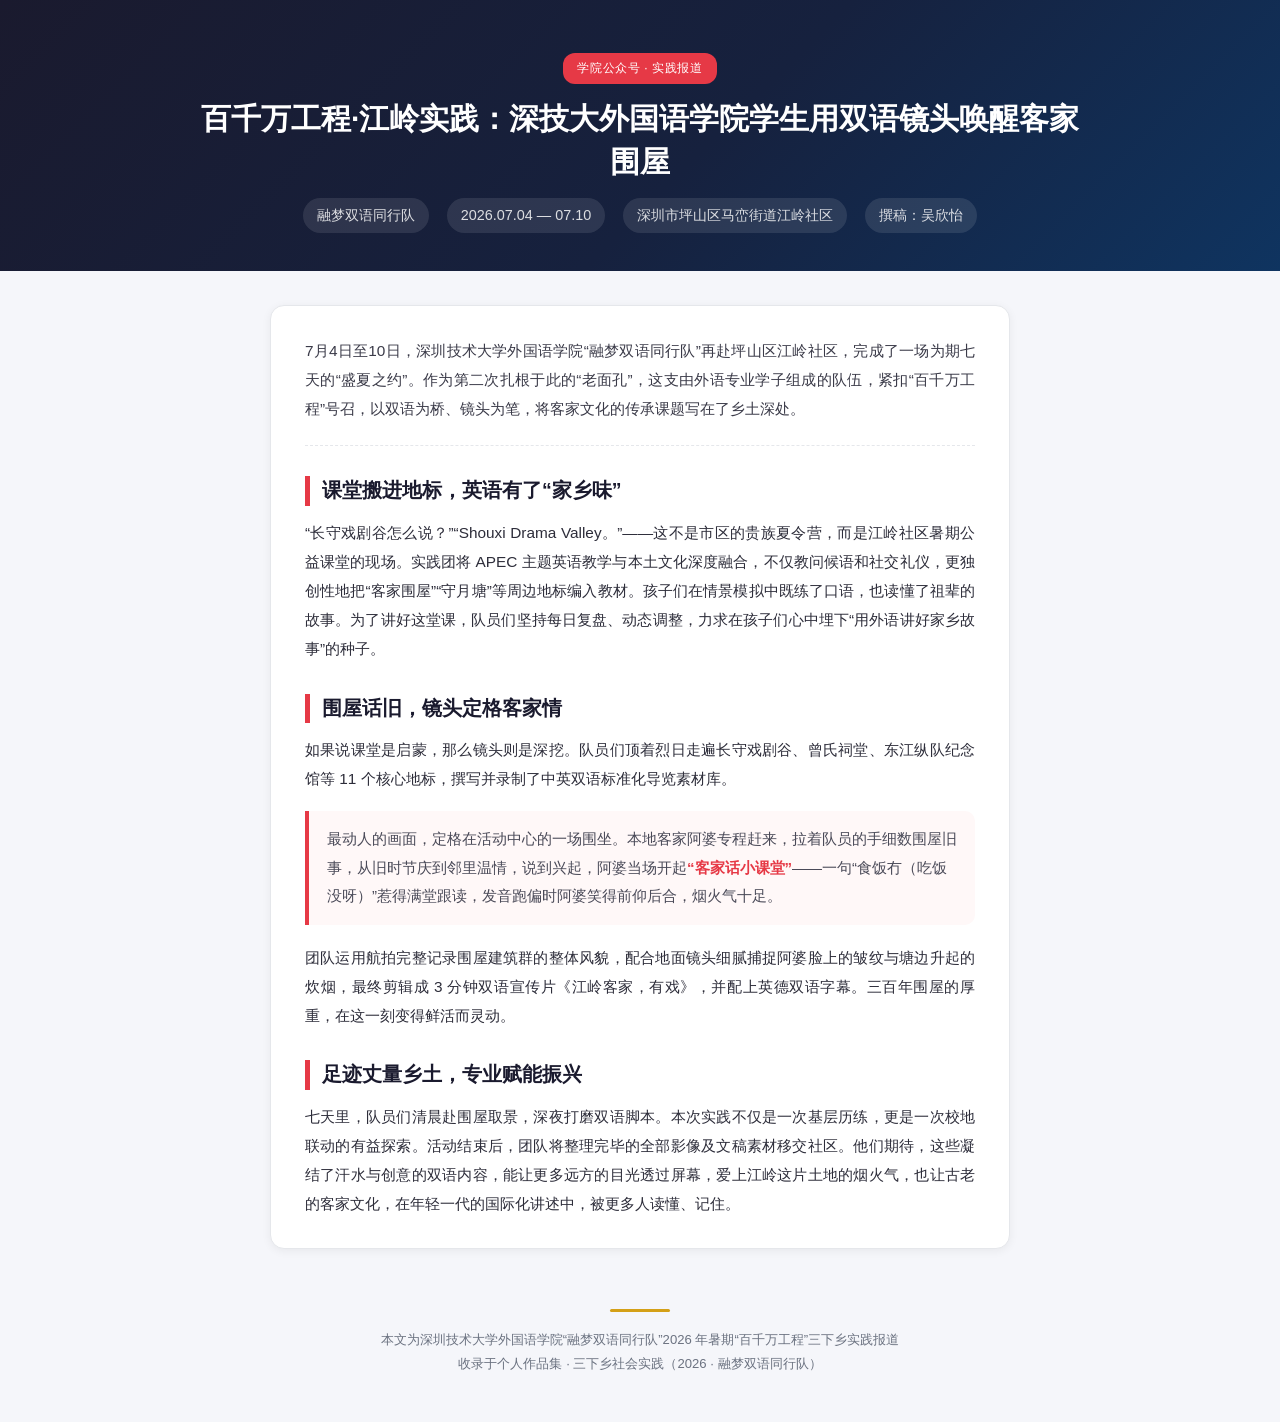
<file: assets/sources/practice/rongmeng/江岭实践推文.html>
<!DOCTYPE html>
<html lang="zh-CN"><head>
<meta charset="UTF-8">
<meta name="viewport" content="width=device-width, initial-scale=1.0">
<title>百千万工程·江岭实践：深技大外国语学院学生用双语镜头唤醒客家围屋</title>
<style>
:root {
  --primary: #1a1a2e;
  --accent: #e63946;
  --gold: #d4a017;
  --bg: #f5f6fa;
  --card-bg: #ffffff;
  --text: #2d2d3a;
  --text-light: #6b7280;
  --border: #e5e7eb;
}
* { margin: 0; padding: 0; box-sizing: border-box; }
body {
  font-family: -apple-system, BlinkMacSystemFont, "Segoe UI", "PingFang SC", "Noto Sans SC", sans-serif;
  background: var(--bg);
  color: var(--text);
  line-height: 1.9;
  -webkit-font-smoothing: antialiased;
}
header {
  background: linear-gradient(135deg, #1a1a2e 0%, #16213e 55%, #0f3460 100%);
  color: #fff;
  padding: 52px 20px 38px;
  text-align: center;
}
header h1 {
  font-size: 1.85em;
  font-weight: 800;
  max-width: 900px;
  margin: 0 auto 14px;
  line-height: 1.45;
}
header .meta {
  font-size: 0.9em;
  opacity: 0.85;
  display: flex;
  gap: 10px 18px;
  justify-content: center;
  flex-wrap: wrap;
}
header .meta span {
  background: rgba(255,255,255,0.12);
  padding: 4px 14px;
  border-radius: 20px;
}
header .badge {
  display: inline-block;
  background: var(--accent);
  color: #fff;
  padding: 4px 14px;
  border-radius: 12px;
  font-size: 0.75em;
  letter-spacing: 0.05em;
  margin-bottom: 14px;
}

.container { max-width: 780px; margin: 0 auto; padding: 34px 20px 60px; }

.card {
  background: var(--card-bg);
  border-radius: 14px;
  padding: 30px 34px;
  box-shadow: 0 2px 10px rgba(0,0,0,0.06);
  border: 1px solid var(--border);
}
.lead {
  font-size: 1.02em;
  color: #3a3a48;
  padding-bottom: 22px;
  margin-bottom: 26px;
  border-bottom: 1px dashed var(--border);
}
.card h2 {
  font-size: 1.22em;
  font-weight: 800;
  color: var(--primary);
  margin: 30px 0 12px;
  padding-left: 12px;
  border-left: 5px solid var(--accent);
  line-height: 1.5;
}
.card p { margin-bottom: 16px; font-size: 0.96em; text-align: justify; }
.card p:last-child { margin-bottom: 0; }

.quote {
  background: #fff8f8;
  border-left: 4px solid var(--accent);
  border-radius: 0 10px 10px 0;
  padding: 14px 18px;
  margin: 18px 0;
  font-size: 0.94em;
  color: #4a4a58;
}
.quote strong { color: var(--accent); }

footer {
  text-align: center;
  color: var(--text-light);
  font-size: 0.82em;
  padding: 0 20px 46px;
  line-height: 1.8;
}
footer .line {
  width: 60px;
  height: 3px;
  background: var(--gold);
  margin: 0 auto 16px;
  border-radius: 2px;
}
@media (max-width: 640px) {
  header h1 { font-size: 1.35em; }
  .card { padding: 22px 18px; }
  .card p { text-align: left; }
}
</style>
</head>
<body>

<header>
  <div class="badge">学院公众号 · 实践报道</div>
  <h1>百千万工程·江岭实践：深技大外国语学院学生用双语镜头唤醒客家围屋</h1>
  <div class="meta">
    <span>融梦双语同行队</span>
    <span>2026.07.04 — 07.10</span>
    <span>深圳市坪山区马峦街道江岭社区</span>
    <span>撰稿：吴欣怡</span>
  </div>
</header>

<div class="container">
  <article class="card">
    <p class="lead">
      7月4日至10日，深圳技术大学外国语学院“融梦双语同行队”再赴坪山区江岭社区，完成了一场为期七天的“盛夏之约”。作为第二次扎根于此的“老面孔”，这支由外语专业学子组成的队伍，紧扣“百千万工程”号召，以双语为桥、镜头为笔，将客家文化的传承课题写在了乡土深处。
    </p>

    <h2>课堂搬进地标，英语有了“家乡味”</h2>
    <p>
      “长守戏剧谷怎么说？”“Shouxi Drama Valley。”——这不是市区的贵族夏令营，而是江岭社区暑期公益课堂的现场。实践团将 APEC 主题英语教学与本土文化深度融合，不仅教问候语和社交礼仪，更独创性地把“客家围屋”“守月塘”等周边地标编入教材。孩子们在情景模拟中既练了口语，也读懂了祖辈的故事。为了讲好这堂课，队员们坚持每日复盘、动态调整，力求在孩子们心中埋下“用外语讲好家乡故事”的种子。
    </p>

    <h2>围屋话旧，镜头定格客家情</h2>
    <p>
      如果说课堂是启蒙，那么镜头则是深挖。队员们顶着烈日走遍长守戏剧谷、曾氏祠堂、东江纵队纪念馆等 11 个核心地标，撰写并录制了中英双语标准化导览素材库。
    </p>
    <div class="quote">
      最动人的画面，定格在活动中心的一场围坐。本地客家阿婆专程赶来，拉着队员的手细数围屋旧事，从旧时节庆到邻里温情，说到兴起，阿婆当场开起<strong>“客家话小课堂”</strong>——一句“食饭冇（吃饭没呀）”惹得满堂跟读，发音跑偏时阿婆笑得前仰后合，烟火气十足。
    </div>
    <p>
      团队运用航拍完整记录围屋建筑群的整体风貌，配合地面镜头细腻捕捉阿婆脸上的皱纹与塘边升起的炊烟，最终剪辑成 3 分钟双语宣传片《江岭客家，有戏》，并配上英德双语字幕。三百年围屋的厚重，在这一刻变得鲜活而灵动。
    </p>

    <h2>足迹丈量乡土，专业赋能振兴</h2>
    <p>
      七天里，队员们清晨赴围屋取景，深夜打磨双语脚本。本次实践不仅是一次基层历练，更是一次校地联动的有益探索。活动结束后，团队将整理完毕的全部影像及文稿素材移交社区。他们期待，这些凝结了汗水与创意的双语内容，能让更多远方的目光透过屏幕，爱上江岭这片土地的烟火气，也让古老的客家文化，在年轻一代的国际化讲述中，被更多人读懂、记住。
    </p>
  </article>
</div>

<footer>
  <div class="line"></div>
  本文为深圳技术大学外国语学院“融梦双语同行队”2026 年暑期“百千万工程”三下乡实践报道<br>
  收录于个人作品集 · 三下乡社会实践（2026 · 融梦双语同行队）
</footer>

</body>
</html>
</file>
<file: assets/css/style.css>
/* =========================================================
   Rila · 个人作品集  —  样式表
   结构：1 变量 / 2 基础重置 / 3 通用组件 / 4 页头导航
        5 首页 / 6 作品集 / 7 关于我 / 8 联系 / 9 页脚
        10 竞赛·三下乡·新媒体 / 11 动效 / 12 响应式
   ========================================================= */

/* ---------- 1. 设计变量 ---------- */
:root {
  /* 颜色 */
  --canvas: #ffffff;
  --surface: #f7f8fa;
  --surface-soft: #fafbfc;
  --ink: #1c1c1e;
  --charcoal: #2c2c34;
  --slate: #555a6a;
  --steel: #6b6f7e;
  --stone: #8e91a0;
  --muted: #a5a8b5;
  --hairline: #e0e2e8;
  --hairline-soft: #eef0f3;

  /* 主色：普鲁士蓝（Preußischblau）——不是通用科技蓝。
     出处：这套内容的主线是中德跨文化，普鲁士蓝是德国最经典的文化色，
     同时比原来的 #4262ff 更沉稳，白底对比度 4.7:1 → 8.0:1，可读性更高。 */
  --accent: #2b4f8f;
  --accent-press: #1d3766;
  --accent-soft: #e9eff7;

  /* 点缀色一：琥珀金 —— 呼应普鲁士蓝的经典搭配，用作高亮下划线 */
  --highlight: #ecb84b;

  /* 点缀色二：印章朱红 —— 只用于极小面积（编号短横、标题装饰线），
     与素材库的深蓝+朱红体系同源。不用于正文，对比度 6.0:1。 */
  --seal: #b4342c;

  /* 圆角与阴影 */
  --r-sm: 10px;
  --r-md: 16px;
  --r-lg: 24px;
  --r-pill: 999px;
  --shadow-sm: 0 1px 2px rgba(28, 28, 30, .06), 0 2px 8px rgba(28, 28, 30, .04);
  --shadow-md: 0 8px 24px rgba(28, 28, 30, .08);
  --shadow-lg: 0 24px 60px rgba(28, 28, 30, .14);

  /* 间距与容器 */
  --container: 1160px;
  --gutter: 24px;
  --section-y: 112px;

  /* 动效 */
  --ease: cubic-bezier(.2, .7, .3, 1);
  --dur: .38s;

  /* 纯系统字体栈：零外部请求、国内访问最快。
     若想改用 Inter，请先把字体文件放到 assets/fonts/ 并在此行最前面加 "Inter"，
     否则浏览器会跳过这个不存在的字体名。 */
  --font: -apple-system, BlinkMacSystemFont, "Segoe UI", "PingFang SC",
          "Hiragino Sans GB", "Microsoft YaHei", "Noto Sans SC", sans-serif;

  /* 衬线栈：同样只用系统字体，零外部请求。
     用于首屏姓名、品牌字与中德金句——中文落到宋体有书卷气，
     德语落到 Georgia 是经典的正文衬线，正好呼应「语言 / 翻译 / 跨文化」这条主线。 */
  --font-serif: Georgia, "Times New Roman", "Songti SC", "STSong",
                "Source Han Serif SC", "Noto Serif SC", "SimSun", serif;
}

/* ---------- 2. 基础重置 ---------- */
*, *::before, *::after { box-sizing: border-box; }

html {
  scroll-behavior: smooth;
  -webkit-text-size-adjust: 100%;
}

body {
  margin: 0;
  font-family: var(--font);
  font-size: 16px;
  line-height: 1.6;
  color: var(--charcoal);
  background: var(--canvas);
  -webkit-font-smoothing: antialiased;
  text-rendering: optimizeLegibility;
}

h1, h2, h3, h4 { margin: 0; color: var(--ink); font-weight: 600; letter-spacing: -.02em; line-height: 1.2; }
p { margin: 0; }
ul, ol { margin: 0; padding: 0; list-style: none; }
img { display: block; max-width: 100%; height: auto; }
a { color: var(--accent); text-decoration: none; }
button { font: inherit; color: inherit; }

:focus-visible {
  outline: 3px solid var(--accent);
  outline-offset: 3px;
  border-radius: 4px;
}

.sr-only {
  position: absolute; width: 1px; height: 1px;
  padding: 0; margin: -1px; overflow: hidden;
  clip: rect(0 0 0 0); white-space: nowrap; border: 0;
}

.skip-link {
  position: absolute; left: 50%; top: -60px;
  transform: translateX(-50%);
  z-index: 100;
  padding: 10px 18px;
  background: var(--ink); color: #fff;
  border-radius: 0 0 var(--r-sm) var(--r-sm);
  transition: top .2s var(--ease);
}
.skip-link:focus { top: 0; color: #fff; }

/* ---------- 3. 通用组件 ---------- */
.container {
  width: 100%;
  max-width: var(--container);
  margin-inline: auto;
  padding-inline: var(--gutter);
}

.section { padding-block: var(--section-y); scroll-margin-top: 84px; }
.section-surface { background: var(--surface); }

.section-head { max-width: 640px; margin-bottom: 48px; }
.eyebrow {
  font-size: 13px; font-weight: 600; letter-spacing: .14em;
  text-transform: uppercase; color: var(--stone); margin-bottom: 12px;
}
/* 眉标前置一枚朱红短横，让「01 — 作品集」这类编号成为全站统一的节奏点 */
.eyebrow::before {
  content: ""; display: inline-block; vertical-align: middle;
  width: 18px; height: 2px; margin-right: 10px;
  border-radius: 2px; background: var(--seal);
}
.section-title { font-size: clamp(30px, 4vw, 44px); }
/* 每个大标题下面压一条「朱红 → 普鲁士蓝」渐变短线 */
.section-title::after {
  content: ""; display: block;
  width: 52px; height: 3px; margin-top: 14px;
  border-radius: 3px;
  background: linear-gradient(90deg, var(--seal), var(--accent));
}
.section-desc { margin-top: 16px; color: var(--slate); font-size: 17px; }
.sub-title { font-size: 20px; margin-bottom: 20px; }

/* 实践经历：竞赛 / 三下乡 / 专业实习 三个子板块 */
.practice-sub { margin-top: 52px; }
.practice-sub > .sub-title {
  margin-bottom: 22px; padding-top: 30px;
  border-top: 1px solid var(--hairline-soft);
}
.practice-sub:first-of-type > .sub-title { border-top: 0; padding-top: 0; }

.btn {
  display: inline-flex; align-items: center; justify-content: center; gap: 8px;
  padding: 13px 24px;
  border: 1px solid transparent; border-radius: var(--r-pill);
  font-size: 15px; font-weight: 600;
  cursor: pointer;
  transition: transform var(--dur) var(--ease), background-color var(--dur) var(--ease),
              box-shadow var(--dur) var(--ease), border-color var(--dur) var(--ease);
}
.btn:hover { transform: translateY(-2px); }
.btn:active { transform: translateY(0); }
.btn-primary { background: var(--ink); color: #fff; }
.btn-primary:hover { background: var(--charcoal); box-shadow: var(--shadow-md); }
.btn-ghost { background: transparent; color: var(--ink); border-color: var(--hairline); }
.btn-ghost:hover { border-color: var(--ink); background: var(--surface); }
.btn-accent { background: var(--accent); color: #fff; }
.btn-accent:hover { background: var(--accent-press); box-shadow: var(--shadow-md); }
.btn-block { width: 100%; }

.tag-list { display: flex; flex-wrap: wrap; gap: 8px; }
.tag {
  display: inline-block; padding: 5px 12px;
  font-size: 12.5px; font-weight: 500; color: var(--slate);
  background: var(--surface); border: 1px solid var(--hairline-soft);
  border-radius: var(--r-pill);
}

/* ---------- 4. 页头与导航 ---------- */
.site-header {
  position: sticky; top: 0; z-index: 50;
  background: rgba(255, 255, 255, .82);
  backdrop-filter: saturate(180%) blur(14px);
  border-bottom: 1px solid transparent;
  transition: border-color var(--dur) var(--ease), box-shadow var(--dur) var(--ease);
}
.site-header.is-scrolled { border-bottom-color: var(--hairline-soft); box-shadow: var(--shadow-sm); }

.header-inner { display: flex; align-items: center; justify-content: space-between; height: 68px; gap: 24px; }

.brand { display: inline-flex; align-items: center; gap: 10px; color: var(--ink); font-weight: 600; }
.brand-mark {
  display: grid; place-items: center;
  width: 30px; height: 30px; border-radius: 9px;
  background: linear-gradient(135deg, var(--accent), var(--accent-press));
  color: #fff; font-size: 15px; font-weight: 700;
  font-family: var(--font-serif);
}
.brand-text { font-size: 16px; letter-spacing: -.01em; }

.nav-list { display: flex; align-items: center; gap: 4px; }
.nav-link {
  position: relative; display: inline-block;
  padding: 8px 14px; border-radius: var(--r-pill);
  font-size: 15px; font-weight: 500; color: var(--slate);
  transition: color var(--dur) var(--ease), background-color var(--dur) var(--ease);
}
.nav-link:hover { color: var(--ink); background: var(--surface); }
.nav-link[aria-current="true"] { color: var(--ink); background: var(--surface); font-weight: 600; }
.nav-link[aria-current="true"]::after {
  content: ""; position: absolute; left: 14px; right: 14px; bottom: 2px;
  height: 2px; border-radius: 2px; background: var(--accent);
}

.nav-toggle {
  display: none;
  width: 42px; height: 42px; padding: 0;
  background: transparent; border: 1px solid var(--hairline); border-radius: 12px;
  cursor: pointer;
}
.nav-toggle-bars { display: grid; gap: 5px; justify-items: center; }
.nav-toggle-bars i {
  display: block; width: 18px; height: 2px; border-radius: 2px; background: var(--ink);
  transition: transform var(--dur) var(--ease), opacity var(--dur) var(--ease);
}
.nav-toggle[aria-expanded="true"] .nav-toggle-bars i:first-child { transform: translateY(3.5px) rotate(45deg); }
.nav-toggle[aria-expanded="true"] .nav-toggle-bars i:last-child { transform: translateY(-3.5px) rotate(-45deg); }

/* ---------- 5. 首页 ---------- */
.hero {
  position: relative;
  padding-top: 72px; padding-bottom: 120px;
  scroll-margin-top: 84px;
  background:
    radial-gradient(1000px 480px at 88% -8%, var(--accent-soft), transparent 62%),
    radial-gradient(760px 420px at 4% 12%, #fdf5e6, transparent 66%);
}
/* 首屏底纹：极淡的对角线网格，只在 hero 出现，给纯白底一点手感。
   透明度压到 3% 以下，正常视距几乎看不见，但能去掉「空」的感觉。 */
.hero::before {
  content: ""; position: absolute; inset: 0; pointer-events: none;
  background-image: repeating-linear-gradient(
    -45deg,
    rgba(43, 79, 143, .035) 0 1px,
    transparent 1px 26px
  );
  mask-image: linear-gradient(180deg, rgba(0,0,0,.9), transparent 72%);
  z-index: 0;
}
.hero-inner {
  position: relative; z-index: 1;   /* 压在底纹之上 */
  display: grid; grid-template-columns: 1.15fr .85fr;
  gap: 64px; align-items: center;
}
/* 首屏姓名用衬线：全站唯一的字体切换点，是最直接的记忆点。
   字距改为轻微正值——衬线字带脚，负字距会让宋体笔画挤在一起。 */
.hero-title {
  font-family: var(--font-serif);
  font-size: clamp(44px, 7vw, 76px);
  letter-spacing: .01em;
}
.hero-major {
  margin-top: 10px; font-size: clamp(26px, 3.4vw, 34px);
  font-weight: 600; letter-spacing: -.01em; line-height: 1.2;
  color: var(--ink);
}
/* 身份行前面的标记改成「普鲁士蓝 + 琥珀金」双色点，呼应整套配色 */
.hero-major::before {
  content: ""; display: inline-block; vertical-align: middle;
  width: 10px; height: 10px; margin-right: 12px; border-radius: 50%;
  background: linear-gradient(135deg, var(--accent) 0 55%, var(--highlight) 55% 100%);
}
.hero-tagline {
  margin-top: 14px; font-size: clamp(19px, 2.4vw, 24px);
  font-weight: 500; color: var(--ink); line-height: 1.4;
}
.hero-tagline em { font-style: normal; background: linear-gradient(180deg, transparent 62%, var(--highlight) 62%); padding: 0 2px; }
.hero-de {
  margin-top: 6px; font-size: 14.5px; font-style: italic;
  letter-spacing: .4px; color: var(--steel);
  line-height: 1.5;
}
.hero-intro { margin-top: 18px; max-width: 52ch; color: var(--slate); font-size: 17px; }
.hero-actions { display: flex; flex-wrap: wrap; gap: 12px; margin-top: 32px; }

.hero-stats { display: flex; flex-wrap: wrap; gap: 40px; margin-top: 44px; }
.hero-stats li { display: grid; gap: 2px; }
.hero-stats .stat-value { font-size: 28px; font-weight: 600; color: var(--ink); letter-spacing: -.02em; }
.hero-stats .stat-label { font-size: 13px; color: var(--stone); }

.hero-media { display: flex; justify-content: center; }
.avatar-card { position: relative; margin: 0; width: min(100%, 460px); }
.avatar {
  display: block;
  width: 100%;
  height: auto;                 /* 按原图比例（2:3 竖幅），不裁切 */
  max-height: 680px;
  object-fit: contain;         /* 整张人像完整呈现，不裁剪 */
  border-radius: var(--r-lg);
  box-shadow: var(--shadow-lg);
  background: var(--surface);
}
.avatar-badge {
  position: absolute; left: 18px; bottom: 18px;
  padding: 9px 16px; border-radius: var(--r-pill);
  background: rgba(255, 255, 255, .92);
  backdrop-filter: blur(8px);
  border: 1px solid var(--hairline-soft);
  font-size: 13.5px; font-weight: 600; color: var(--ink);
  box-shadow: var(--shadow-sm);
}

.scroll-hint {
  position: absolute; left: 50%; bottom: 40px; transform: translateX(-50%);
  display: grid; justify-items: center; gap: 10px;
  font-size: 12.5px; letter-spacing: .08em; color: var(--stone);
}
.scroll-hint-line {
  width: 1px; height: 44px;
  background: linear-gradient(180deg, var(--hairline-strong, var(--stone)), transparent);
}

/* ---------- 6. 作品集 ---------- */
.filters { display: flex; flex-wrap: wrap; gap: 8px; margin-bottom: 36px; }
.filter-chip {
  padding: 8px 16px; border: 1px solid var(--hairline); border-radius: var(--r-pill);
  background: transparent; color: var(--slate);
  font-size: 14px; font-weight: 500; cursor: pointer;
  transition: all var(--dur) var(--ease);
}
.filter-chip:hover { border-color: var(--ink); color: var(--ink); }
.filter-chip[aria-pressed="true"] { background: var(--ink); border-color: var(--ink); color: #fff; }

.work-grid {
  display: grid;
  grid-template-columns: repeat(auto-fill, minmax(320px, 1fr));
  gap: 28px;
}
.work-card {
  position: relative;
  display: flex; flex-direction: column;
  background: var(--canvas);
  border: 1px solid var(--hairline-soft);
  border-radius: var(--r-lg);
  overflow: hidden;
  transition: transform var(--dur) var(--ease), box-shadow var(--dur) var(--ease),
              border-color var(--dur) var(--ease), opacity .3s var(--ease);
}
.work-card:hover { transform: translateY(-6px); box-shadow: var(--shadow-md); border-color: var(--hairline); }
.work-card.is-hidden { display: none; }

.work-cover-wrap {
  position: relative; overflow: hidden;
  background: var(--surface);
  aspect-ratio: 4 / 3;
}
.work-cover {
  width: 100%; height: 100%; object-fit: cover;
  transition: transform .6s var(--ease), filter var(--dur) var(--ease);
}
.work-card:hover .work-cover { transform: scale(1.045); }
/* 竖构图封面裁切焦点：SGS 照片偏上保留标识墙 Logo；证书微下移保留盖章与落款 */
img[src*="works/national-games"] { object-position: 50% 52%; }
img[src*="works/sgs."] { object-position: 50% 30%; }
/* 竖版文档封面：保住顶部标题（居中会裁掉标题只留正文中段） */
img[src*="works/german-star.jpg"] { object-position: 50% 8%; }
/* 蓝信封时数卡封面：顶部是姓名与通信大使身份，数据卡随其后 */
img[src*="蓝信封志愿时数卡"] { object-position: 50% 12%; }
.work-year {
  position: absolute; top: 14px; left: 14px;
  padding: 5px 11px; border-radius: var(--r-pill);
  background: rgba(255, 255, 255, .9); color: var(--ink);
  font-size: 12px; font-weight: 600;
}

.work-body { display: flex; flex-direction: column; gap: 10px; padding: 22px 22px 20px; flex: 1; }
.work-title { font-size: 19px; }
.work-summary { color: var(--slate); font-size: 14.5px; }
.work-role { font-size: 13px; color: var(--stone); }
.work-tags { margin-top: 2px; }
.work-foot {
  display: flex; align-items: center; justify-content: space-between; gap: 12px;
  margin-top: auto; padding-top: 16px; border-top: 1px solid var(--hairline-soft);
}
.work-more {
  display: inline-flex; align-items: center; gap: 6px;
  padding: 0; background: none; border: 0; text-decoration: none;
  font-size: 14px; font-weight: 600; color: var(--accent); cursor: pointer;
}
.work-more:hover { text-decoration: underline; }
.work-link { display: inline-flex; align-items: center; gap: 6px; font-size: 14px; font-weight: 600; color: var(--slate); }
.work-link:hover { color: var(--ink); }
.work-empty { padding: 40px 0; text-align: center; color: var(--stone); }

/* ---------- 7. 关于我 ---------- */
.about-grid { display: grid; grid-template-columns: 1.05fr .95fr; gap: 64px; align-items: start; }
.about-text p { color: var(--slate); font-size: 16.5px; }
.about-text p + p { margin-top: 18px; }

.skill-group + .skill-group { margin-top: 30px; }
.skill-group-name { font-size: 13px; font-weight: 600; letter-spacing: .08em; text-transform: uppercase; color: var(--stone); margin-bottom: 14px; }
.skill-item { display: grid; gap: 8px; padding: 10px 0; }
.skill-head { display: flex; justify-content: space-between; font-size: 14.5px; font-weight: 500; color: var(--ink); }
.skill-head span:last-child { color: var(--stone); font-weight: 400; font-size: 13px; }
.skill-bar { height: 6px; border-radius: 3px; background: #eceef2; overflow: hidden; }
.skill-bar i { display: block; height: 100%; border-radius: 3px; background: var(--accent); transform-origin: left; }
.skill-item:nth-child(2) .skill-bar i { background: var(--ink); }
.skill-item:nth-child(3) .skill-bar i { background: #0fbcb0; }

.timeline { margin-top: 8px; border-left: 1px solid var(--hairline); padding-left: 28px; }
.timeline li { position: relative; padding-bottom: 32px; }
.timeline li:last-child { padding-bottom: 0; }
.timeline li::before {
  content: ""; position: absolute; left: -33px; top: 7px;
  width: 9px; height: 9px; border-radius: 50%;
  background: var(--canvas); border: 2px solid var(--accent);
}
.timeline-time { font-size: 13px; font-weight: 600; color: var(--stone); letter-spacing: .04em; }
.timeline-title { margin-top: 4px; font-size: 17px; font-weight: 600; color: var(--ink); }
.timeline-org { font-size: 14px; color: var(--accent); }
.timeline-desc { margin-top: 8px; max-width: 62ch; color: var(--slate); font-size: 15px; }

/* ---------- 8. 联系 ---------- */
.contact-grid { display: grid; grid-template-columns: .9fr 1.1fr; gap: 64px; align-items: start; }
.contact-mail {
  display: inline-block; margin-bottom: 28px;
  font-size: clamp(20px, 2.6vw, 28px); font-weight: 600; color: var(--ink);
  border-bottom: 2px solid var(--highlight);
  transition: color var(--dur) var(--ease);
}
.contact-mail:hover { color: var(--accent); }

.socials { display: grid; gap: 10px; }
.social-item a {
  display: flex; align-items: center; justify-content: space-between; gap: 16px;
  padding: 14px 18px; border: 1px solid var(--hairline); border-radius: var(--r-md);
  color: var(--ink); font-size: 15px; font-weight: 500;
  transition: transform var(--dur) var(--ease), border-color var(--dur) var(--ease), background-color var(--dur) var(--ease);
}
.social-item a:hover { transform: translateX(4px); border-color: var(--ink); background: var(--surface-soft); }
.social-item .social-handle { color: var(--stone); font-weight: 400; font-size: 13.5px; }

/* 无链接的联系方式（微信、所在城市等）：与可点击项保持同一视觉节奏，但用虚线区分 */
.social-static {
  display: flex; align-items: center; justify-content: space-between; gap: 16px;
  padding: 14px 18px;
  border: 1px dashed var(--hairline); border-radius: var(--r-md);
  font-size: 15px; font-weight: 500; color: var(--ink);
}

.contact-form {
  padding: 32px;
  background: var(--canvas);
  border: 1px solid var(--hairline-soft);
  border-radius: var(--r-lg);
  box-shadow: var(--shadow-sm);
}
.field { display: grid; gap: 7px; margin-bottom: 18px; }
.field label { font-size: 13.5px; font-weight: 600; color: var(--ink); }
.field input, .field textarea {
  width: 100%; padding: 12px 14px;
  font: inherit; font-size: 15px; color: var(--ink);
  background: var(--surface-soft);
  border: 1px solid var(--hairline); border-radius: var(--r-sm);
  transition: border-color var(--dur) var(--ease), background-color var(--dur) var(--ease);
}
.field textarea { resize: vertical; min-height: 108px; }
.field input:focus, .field textarea:focus { background: var(--canvas); border-color: var(--accent); outline: none; }
.field input:focus-visible, .field textarea:focus-visible { outline: none; }
.field-error { font-size: 12.5px; color: #c0392b; }
.form-status { margin-top: 14px; font-size: 14px; font-weight: 500; color: #0f7a52; min-height: 20px; }
.form-note { margin-top: 8px; font-size: 12.5px; color: var(--stone); }

/* ---------- 9. 页脚 ---------- */
.site-footer { padding-block: 40px; border-top: 1px solid var(--hairline-soft); background: var(--surface-soft); }
.footer-inner { display: flex; align-items: center; justify-content: space-between; gap: 20px; flex-wrap: wrap; }
.footer-copy { font-size: 13.5px; color: var(--stone); }
.footer-links { display: flex; gap: 18px; }
.footer-links a { font-size: 13.5px; color: var(--slate); }
.footer-links a:hover { color: var(--ink); }
.footer-top { font-size: 13.5px; font-weight: 600; color: var(--slate); }
.footer-top:hover { color: var(--ink); }

/* ---------- 10. 竞赛 / 三下乡 / 新媒体 ---------- */
/* 通用：小数据条 */
.mini-stats { display: flex; flex-wrap: wrap; gap: 36px; margin-bottom: 28px; }
.mini-stats li { display: grid; gap: 2px; }
.mini-stats .stat-value { font-size: 26px; font-weight: 600; color: var(--ink); letter-spacing: -.02em; }
.mini-stats .stat-label { font-size: 12.5px; color: var(--stone); }

/* 通用：本地素材说明 */
.asset-note {
  margin: -20px 0 36px; padding: 12px 16px;
  border-left: 3px solid var(--highlight); background: #fffaeb;
  border-radius: 0 var(--r-sm) var(--r-sm) 0;
  font-size: 13.5px; color: var(--slate); line-height: 1.7;
}
.asset-note:empty { display: none; }

/* 通用：键 — 值列表 */
.kv-list li { display: grid; grid-template-columns: 92px 1fr; gap: 14px; padding: 10px 0; border-top: 1px dashed var(--hairline); font-size: 14.5px; }
.kv-list li:first-child { border-top: 0; }
.kv-list .kv-k { font-weight: 600; color: var(--ink); font-size: 13.5px; }
.kv-list .kv-v { color: var(--slate); }

/* 通用：小标题 */
.block-sub {
  margin-bottom: 12px; font-size: 12.5px; font-weight: 600;
  letter-spacing: .1em; text-transform: uppercase; color: var(--stone);
}
.block-note { margin-top: 12px; font-size: 12.5px; color: var(--stone); }

/* —— 竞赛项目 —— */
.comp-list { display: grid; gap: 28px; }
.comp-card {
  background: var(--canvas); border: 1px solid var(--hairline-soft);
  border-radius: var(--r-lg); padding: 32px; box-shadow: var(--shadow-sm);
}
.comp-head { display: flex; flex-wrap: wrap; align-items: center; gap: 12px; justify-content: space-between; }
.comp-name { font-size: clamp(20px, 2.6vw, 27px); }
.comp-flags { display: flex; flex-wrap: wrap; gap: 8px; }
.comp-flag {
  padding: 4px 11px; border-radius: var(--r-pill);
  font-size: 12.5px; font-weight: 600;
  background: var(--accent-soft); color: var(--accent);
}
.comp-flag.is-status { background: #fff4d6; color: #8a6100; }
.comp-meta { display: flex; flex-wrap: wrap; gap: 6px 22px; margin-top: 12px; font-size: 13.5px; color: var(--stone); }
.comp-thesis {
  margin-top: 16px; padding: 14px 18px; border-radius: var(--r-md);
  background: var(--surface); font-size: 16px; font-weight: 500; color: var(--ink);
}
.comp-summary { margin-top: 14px; color: var(--slate); font-size: 15.5px; max-width: 76ch; }

/* 竞赛卡片里的中德双语金句 */
.comp-quote {
  margin: 18px 0 0; padding: 16px 20px;
  background: var(--surface); border-left: 3px solid var(--accent);
  border-radius: 0 var(--r-md) var(--r-md) 0;
}
/* 金句用衬线：德语衬线斜体是这个页面上最有「语言感」的一处 */
.comp-quote .quote-de {
  font-family: var(--font-serif);
  font-style: italic; color: var(--ink); font-size: 16.5px; line-height: 1.75;
}
.comp-quote .quote-cn {
  margin-top: 10px; padding-top: 10px;
  border-top: 1px dashed var(--hairline);
  font-size: 14px; color: var(--slate);
}

.comp-grid { display: grid; grid-template-columns: repeat(auto-fit, minmax(300px, 1fr)); gap: 28px; margin-top: 28px; }
.comp-col { min-width: 0; }

.schedule li { display: grid; grid-template-columns: 68px 1fr; gap: 12px; padding: 9px 0; border-top: 1px dashed var(--hairline); font-size: 14.5px; color: var(--slate); }
.schedule li:first-child { border-top: 0; }
.schedule .sch-date { font-weight: 600; color: var(--ink); font-variant-numeric: tabular-nums; font-size: 13.5px; }

/* —— 三下乡 —— */
.year-groups { display: grid; gap: 56px; }
.year-group { display: grid; grid-template-columns: 128px 1fr; gap: 36px; align-items: start; }
.year-rail { position: sticky; top: 96px; }
.year-num { font-size: clamp(32px, 4vw, 44px); font-weight: 600; letter-spacing: -.035em; color: var(--ink); line-height: 1; }
.year-label { margin-top: 8px; font-size: 13px; color: var(--stone); }

.team-card {
  background: var(--canvas); border: 1px solid var(--hairline-soft);
  border-radius: var(--r-lg); overflow: hidden; box-shadow: var(--shadow-sm);
}
.team-head { padding: 28px 28px 24px; border-bottom: 1px solid var(--hairline-soft); }
.team-name { font-size: clamp(20px, 2.4vw, 25px); }
.team-sub { margin-top: 7px; font-size: 13.5px; color: var(--stone); }
.team-role {
  display: inline-block; margin-top: 14px; padding: 5px 13px;
  border-radius: var(--r-pill); background: var(--ink); color: #fff;
  font-size: 12.5px; font-weight: 600;
}
.team-theme {
  margin-top: 16px; padding-left: 14px; border-left: 2px solid var(--accent);
  font-size: 15px; font-weight: 500; color: var(--ink);
}
.team-summary { margin-top: 14px; color: var(--slate); font-size: 15px; max-width: 78ch; }

.fact-grid { display: grid; grid-template-columns: repeat(auto-fit, minmax(118px, 1fr)); gap: 1px; background: var(--hairline-soft); }
.fact { display: grid; gap: 4px; padding: 15px 16px; background: var(--canvas); }
.fact-k { font-size: 12px; color: var(--stone); }
.fact-v { font-size: 15px; font-weight: 600; color: var(--ink); }

.team-body { display: grid; gap: 26px; padding: 26px 28px 30px; }
.team-section + .team-section { margin-top: 4px; }

.duty-list li { display: grid; grid-template-columns: 132px 1fr; gap: 16px; padding: 12px 0; border-top: 1px dashed var(--hairline); font-size: 14.5px; }
.duty-list li:first-child { border-top: 0; }
.duty-group { font-weight: 600; color: var(--ink); font-size: 14px; }
.duty-members { display: block; margin-top: 3px; font-weight: 400; font-size: 12.5px; color: var(--accent); }
.duty-desc { color: var(--slate); }

.data-grid { display: grid; grid-template-columns: repeat(auto-fit, minmax(190px, 1fr)); gap: 12px; }
.data-item { padding: 16px 18px; border-radius: var(--r-md); background: var(--surface); }
.data-v { font-size: 22px; font-weight: 600; color: var(--accent); letter-spacing: -.02em; }
.data-k { margin-top: 4px; font-size: 13px; color: var(--slate); line-height: 1.5; }

.bullet-list { display: grid; gap: 9px; }
.bullet-list li { position: relative; padding-left: 20px; color: var(--slate); font-size: 14.5px; }
.bullet-list li::before {
  content: ""; position: absolute; left: 3px; top: 9px;
  width: 6px; height: 6px; border-radius: 50%; background: var(--accent);
}

.thumb-grid {
  display: grid; grid-template-columns: repeat(auto-fill, minmax(190px, 1fr));
  gap: 12px;
  align-items: start;   /* 横竖混排时各自保持原始比例，互不拉伸 */
}
.thumb {
  width: 100%; aspect-ratio: 4 / 3; object-fit: cover;
  border-radius: var(--r-md); background: var(--surface);
  border: 1px solid var(--hairline-soft);
}
/* 竖构图照片：保持原始 2:3 竖屏比例，整张完整呈现、不裁切
   （data.js 里标 orient: "portrait"，与相机原片比例一致） */
.thumb.is-portrait { aspect-ratio: 2 / 3; object-position: 50% 40%; }
/* 文稿预览图：竖版整页呈现，不裁切 */
.thumb.is-doc { aspect-ratio: 3 / 4; object-fit: contain; background: #fff; border-color: var(--hairline); }
/* assets/images/shots/ 下统一是文稿预览图（3:4 竖版），即便某一条没有原文件链接
   （拿不到 .is-doc），也按整页呈现，避免被 4:3 裁掉正文 */
.thumb-grid img[src*="/shots/"] { aspect-ratio: 3 / 4; object-fit: contain; background: #fff; }
.thumb-link {
  display: block; border-radius: var(--r-md); overflow: hidden;
  transition: transform .2s var(--ease), box-shadow .2s var(--ease);
}
.thumb-link:hover { transform: translateY(-3px); box-shadow: var(--shadow-md); }

/* —— 本地素材 / 视频 —— */
.res-list { display: grid; gap: 10px; }
.res-item {
  display: flex; flex-wrap: wrap; align-items: center; justify-content: space-between;
  gap: 12px; padding: 13px 16px;
  border: 1px solid var(--hairline); border-radius: var(--r-md);
  transition: border-color var(--dur) var(--ease), background-color var(--dur) var(--ease);
}
.res-item:hover { border-color: var(--hairline); background: var(--surface-soft); }
.res-main { display: grid; gap: 3px; min-width: 0; }
.res-label { font-size: 14.5px; font-weight: 500; color: var(--ink); }
.res-note { font-size: 12.5px; color: var(--stone); }
.res-actions { display: flex; flex-wrap: wrap; gap: 8px; }
.res-open, .res-copy {
  display: inline-flex; align-items: center; gap: 6px;
  padding: 7px 14px; border-radius: var(--r-pill);
  font-size: 13px; font-weight: 600; cursor: pointer;
  background: transparent; border: 1px solid var(--hairline); color: var(--slate);
  transition: all var(--dur) var(--ease);
}
.res-open { background: var(--ink); border-color: var(--ink); color: #fff; }
.res-open:hover { background: var(--charcoal); }
.res-copy:hover { border-color: var(--ink); color: var(--ink); }

/* 体积过大、暂未随站发布的素材（视频 / 大 PPT）：只留信息占位，不给死链接 */
.res-pending {
  display: inline-flex; align-items: center; gap: 6px;
  padding: 5px 12px; border-radius: var(--r-pill);
  font-size: 12.5px; font-weight: 600;
  background: var(--surface); border: 1px dashed var(--hairline); color: var(--stone);
}

.res-embed {
  position: relative; margin-top: 14px; padding-top: 56.25%;
  border-radius: var(--r-md); overflow: hidden; background: #000;
}
.res-embed iframe { position: absolute; inset: 0; width: 100%; height: 100%; border: 0; }

/* —— 新媒体工作成果 —— */
.media-blocks { display: grid; gap: 26px; }
.media-block {
  background: var(--canvas); border: 1px solid var(--hairline-soft);
  border-radius: var(--r-lg); padding: 28px; box-shadow: var(--shadow-sm);
}
.media-block h3 { font-size: 19px; }
.media-desc { margin-top: 8px; color: var(--slate); font-size: 14.5px; max-width: 76ch; }

.doc-item {
  display: flex; flex-wrap: wrap; align-items: center; justify-content: space-between;
  gap: 12px; padding: 12px 16px;
  border: 1px solid var(--hairline); border-radius: var(--r-md);
  font-size: 14.5px; color: var(--ink);
  transition: transform var(--dur) var(--ease), border-color var(--dur) var(--ease), background-color var(--dur) var(--ease);
}
.doc-item:hover { transform: translateX(3px); border-color: var(--ink); background: var(--surface-soft); }
.doc-item .doc-hint { font-size: 12.5px; color: var(--stone); font-weight: 400; }
/* 留档占位：不可点击，区别于可下载的条目 */
.doc-item.is-pending {
  color: var(--stone); background: var(--surface);
  border-style: dashed; cursor: default;
}
.doc-item.is-pending:hover { transform: none; border-color: var(--hairline); background: var(--surface); }

.push-list li { display: grid; grid-template-columns: 86px 1fr; gap: 14px; padding: 11px 0; border-top: 1px dashed var(--hairline); font-size: 14.5px; }
.push-list li:first-child { border-top: 0; }
.push-date { font-size: 13px; font-weight: 600; color: var(--stone); font-variant-numeric: tabular-nums; }
.push-title { color: var(--accent); }
.push-title:hover { color: var(--ink); text-decoration: underline; }

/* ---------- 11. 动效 ---------- */
[data-reveal] {
  opacity: 0;
  transform: translateY(22px);
  transition: opacity .7s var(--ease), transform .7s var(--ease);
}
[data-reveal].is-visible { opacity: 1; transform: none; }

@keyframes bar-grow { from { transform: scaleX(0); } to { transform: scaleX(var(--level, 1)); } }
.skill-bar i { transform: scaleX(var(--level, 1)); }
.is-visible .skill-bar i { animation: bar-grow .9s var(--ease) both; }

/* 案例卡片高亮：从作品卡「查看完整案例」精准跳转到实践板块后，短暂闪烁目标卡片 */
@keyframes case-highlight {
  0%   { box-shadow: 0 0 0 0 rgba(43, 79, 143, 0); }
  15%  { box-shadow: 0 0 0 3px var(--accent), 0 8px 28px rgba(43, 79, 143, .18); }
  60%  { box-shadow: 0 0 0 3px var(--accent), 0 8px 28px rgba(43, 79, 143, .14); }
  100% { box-shadow: 0 0 0 0 rgba(43, 79, 143, 0); }
}
.is-case-highlight {
  animation: case-highlight 1.8s var(--ease);
  border-radius: var(--r-md);
  position: relative;
  z-index: 1;
}

@media (prefers-reduced-motion: reduce) {
  html { scroll-behavior: auto; }
  *, *::before, *::after {
    animation-duration: .01ms !important;
    animation-iteration-count: 1 !important;
    transition-duration: .01ms !important;
  }
  [data-reveal] { opacity: 1; transform: none; }
}

/* ---------- 12. 响应式 ---------- */
@media (max-width: 1024px) {
  :root { --section-y: 88px; }
  .hero-inner { grid-template-columns: 1fr; gap: 48px; }
  .hero-media { order: -1; justify-content: flex-start; }
  .avatar-card { width: min(100%, 340px); }
  .about-grid, .contact-grid { grid-template-columns: 1fr; gap: 44px; }
  .scroll-hint { display: none; }
  .year-group { grid-template-columns: 1fr; gap: 20px; }
  .year-rail { position: static; }
  .comp-grid { grid-template-columns: 1fr; gap: 24px; }
}

@media (max-width: 768px) {
  :root { --section-y: 72px; --gutter: 20px; }
  .nav-toggle { display: grid; place-items: center; }
  .nav {
    position: fixed; inset: 68px 0 auto 0;
    background: var(--canvas);
    border-bottom: 1px solid var(--hairline-soft);
    box-shadow: var(--shadow-md);
    transform: translateY(-8px);
    opacity: 0; visibility: hidden;
    transition: opacity var(--dur) var(--ease), transform var(--dur) var(--ease), visibility var(--dur);
  }
  .nav.is-open { opacity: 1; visibility: visible; transform: none; }
  .nav-list { flex-direction: column; align-items: stretch; gap: 0; padding: 12px 20px 20px; }
  .nav-link { padding: 14px 8px; font-size: 16px; border-radius: var(--r-sm); }
  .nav-link[aria-current="true"]::after { display: none; }

  .hero { padding-top: 40px; padding-bottom: 80px; }
  .hero-stats { gap: 28px; }
  .work-grid { grid-template-columns: 1fr; gap: 22px; }
  .contact-form { padding: 24px; }
  .footer-inner { flex-direction: column; align-items: flex-start; gap: 14px; }

  .mini-stats { gap: 24px; }
  .asset-note { margin: -8px 0 28px; }
  .comp-card { padding: 24px; }
  .comp-grid { gap: 22px; }
  .team-head { padding: 22px 20px 20px; }
  .team-body { padding: 20px; gap: 22px; }
  .media-block { padding: 22px; }
  .thumb-grid { grid-template-columns: repeat(auto-fill, minmax(140px, 1fr)); }
  .duty-list li { grid-template-columns: 1fr; gap: 4px; }
  .kv-list li { grid-template-columns: 1fr; gap: 3px; }
  .push-list li { grid-template-columns: 1fr; gap: 3px; }
  .res-item { align-items: flex-start; }
}

@media (max-width: 480px) {
  .hero-actions .btn { width: 100%; }
  .filters { gap: 6px; }
  .filter-chip { padding: 7px 13px; font-size: 13px; }
}
</file>
